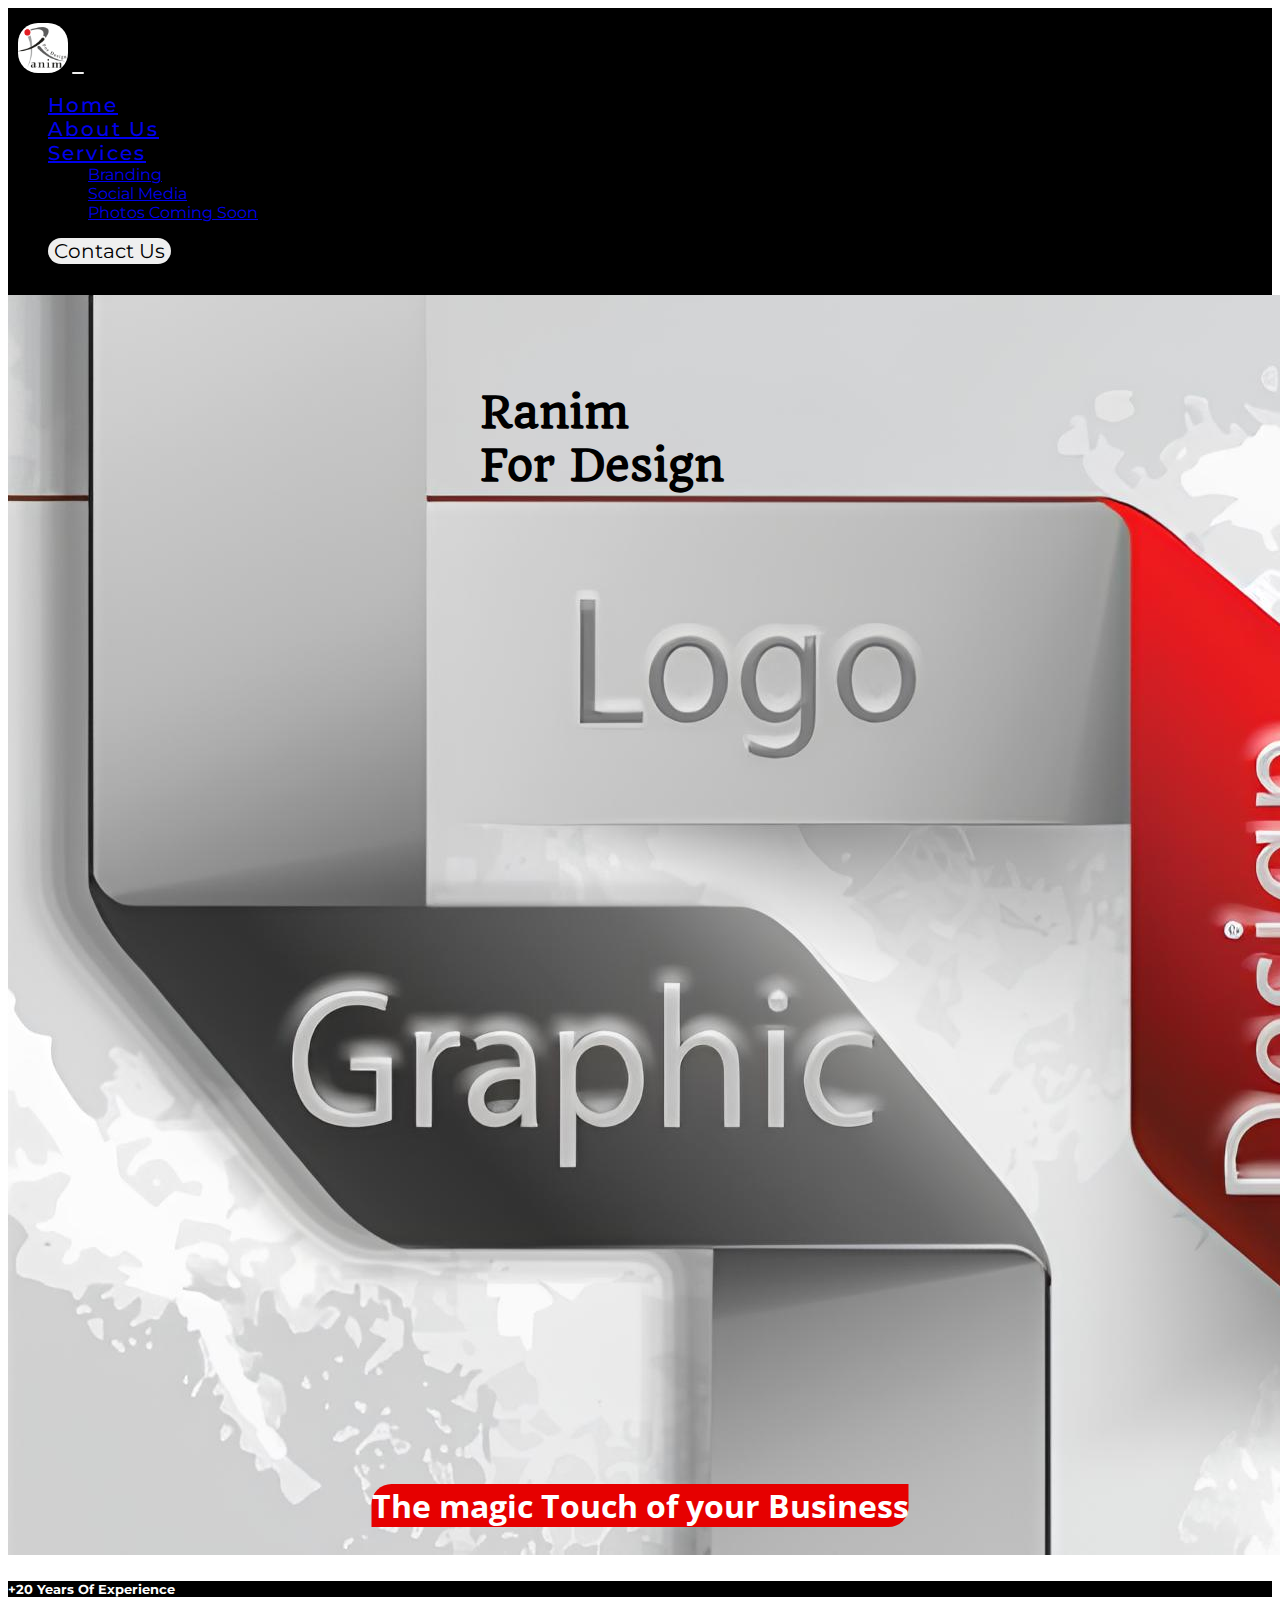
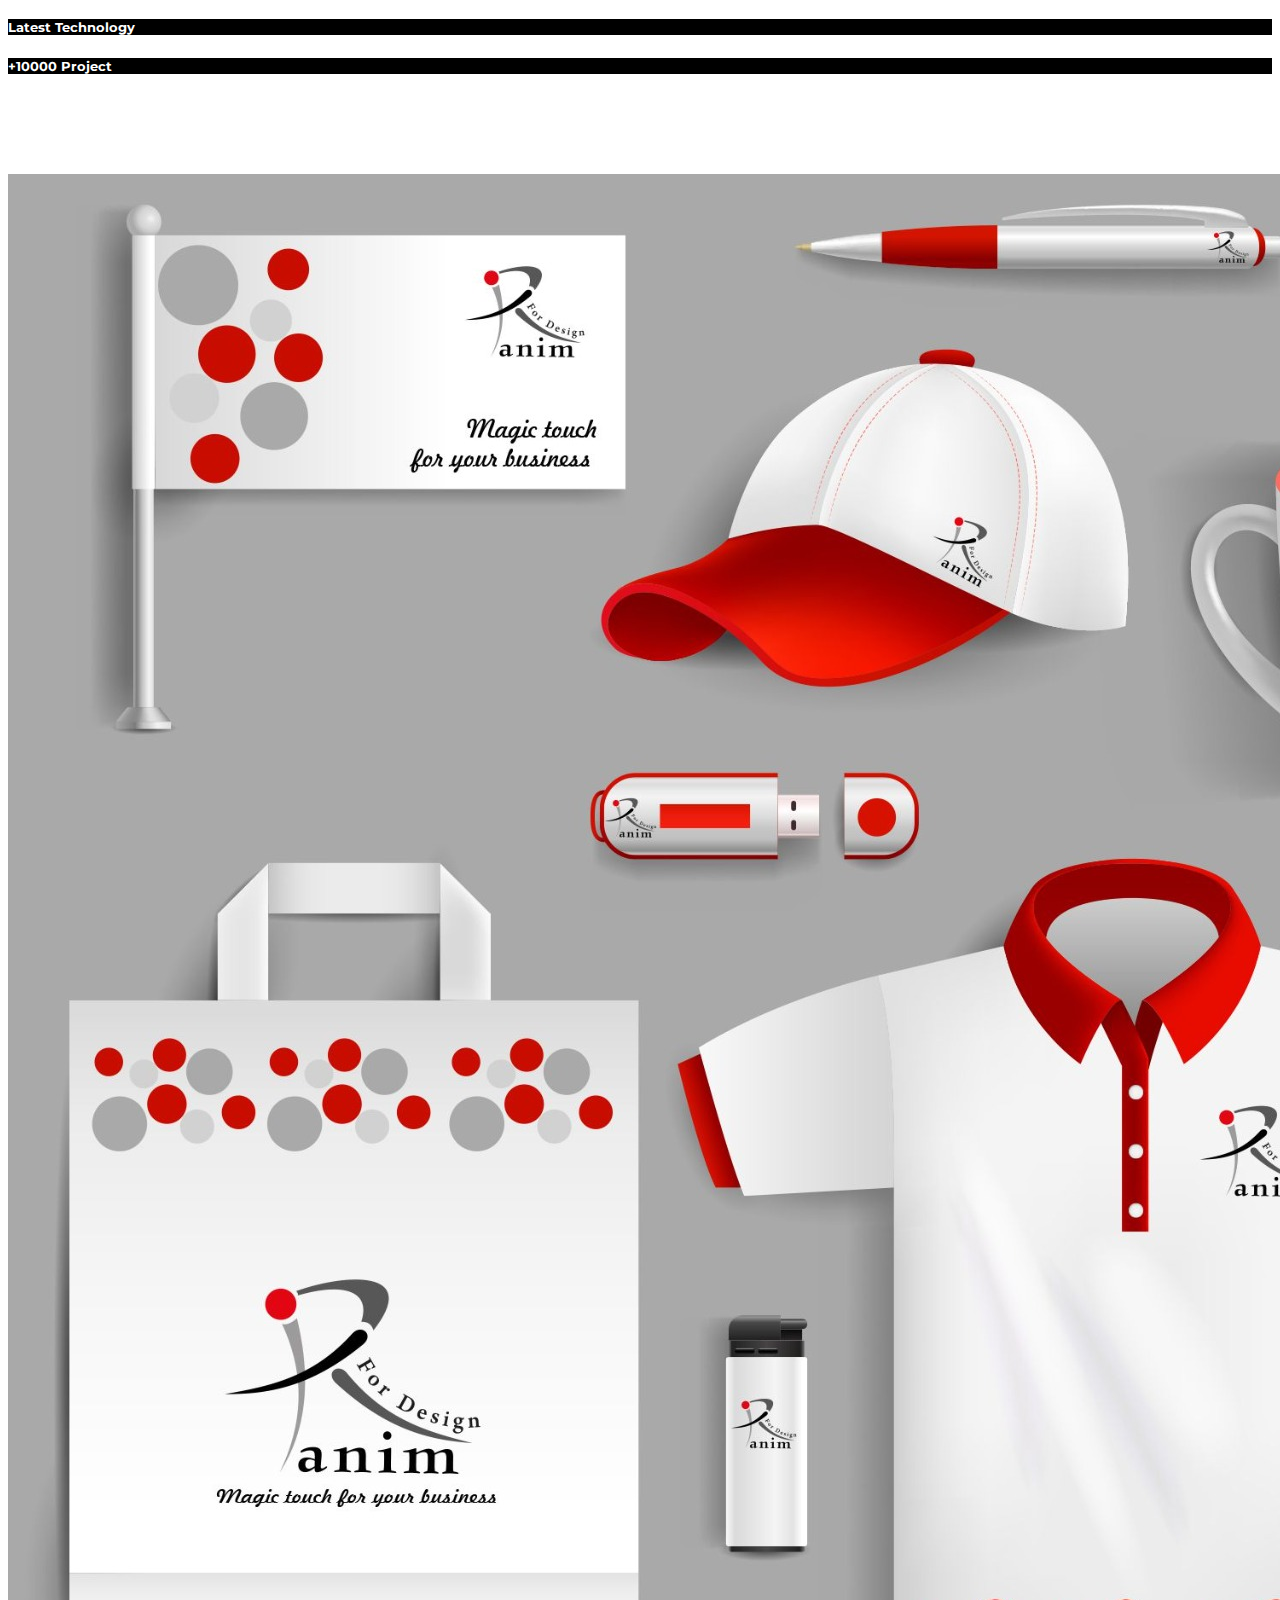
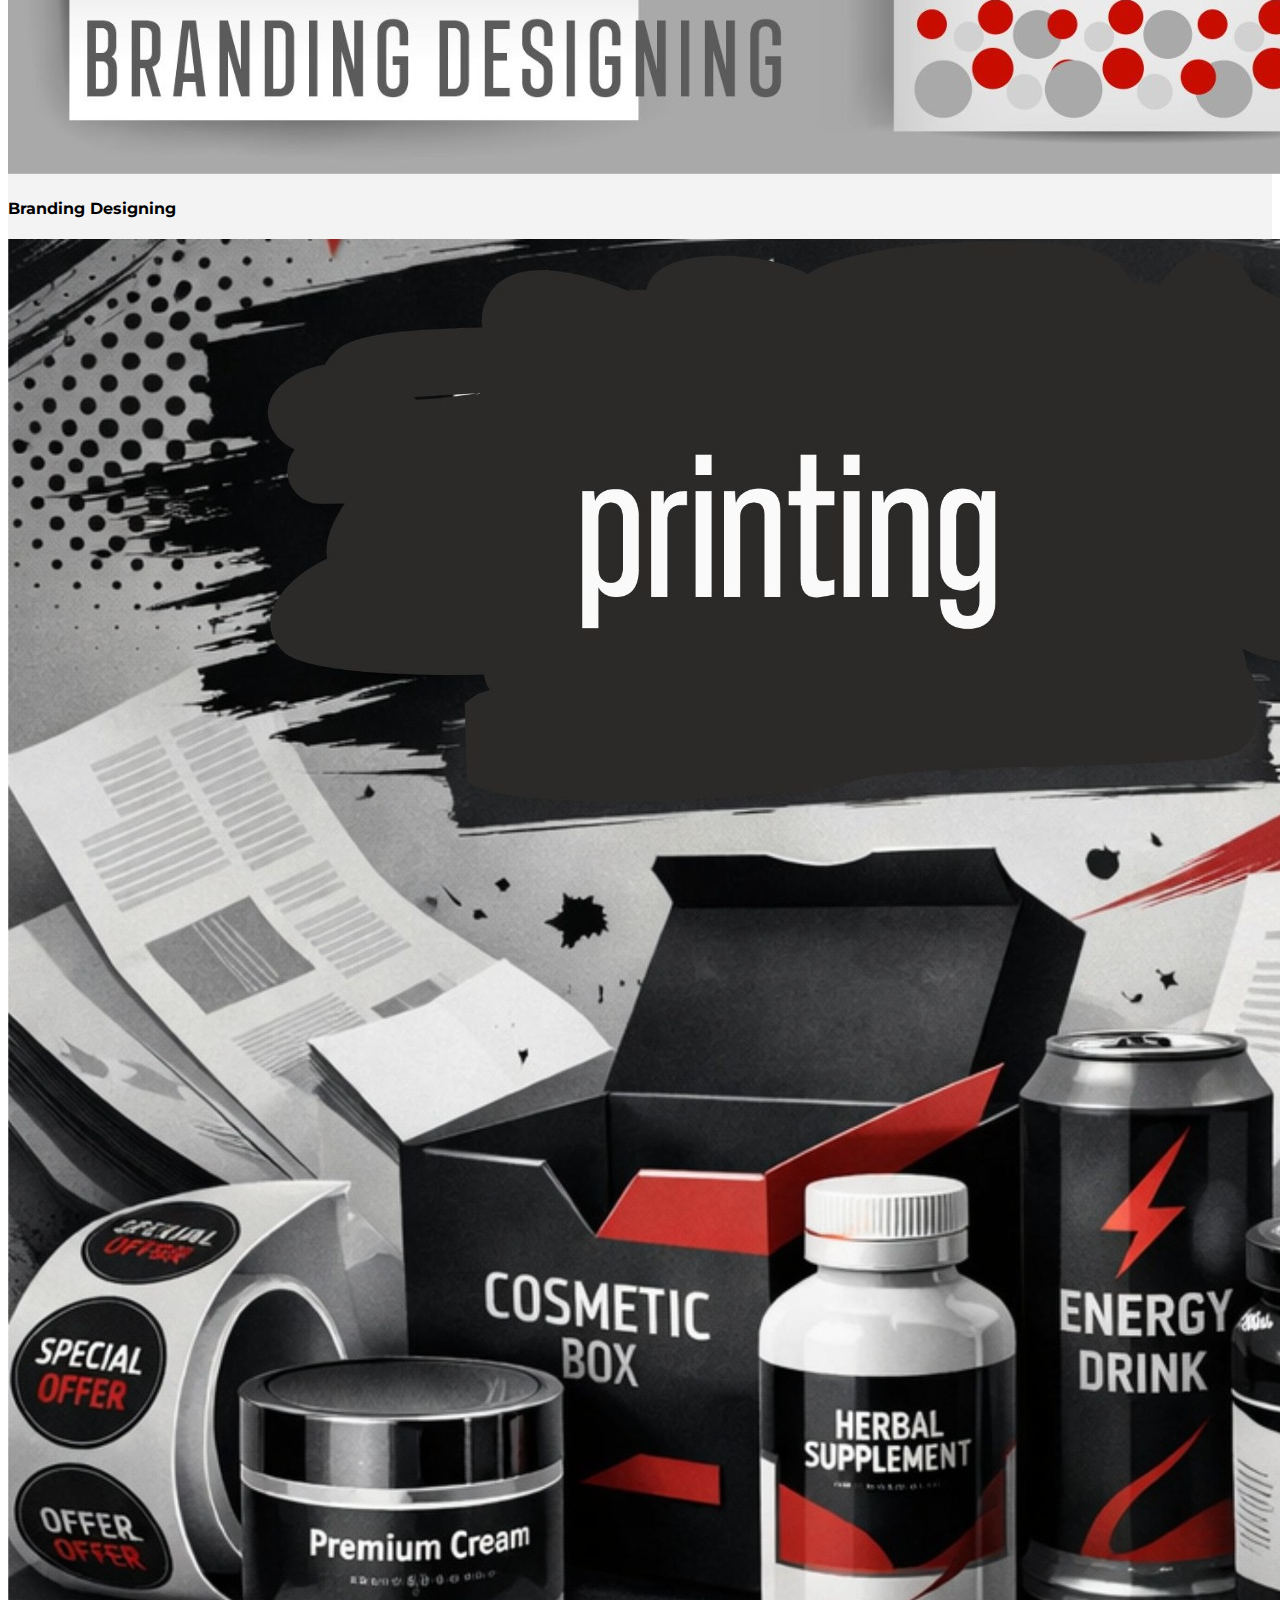
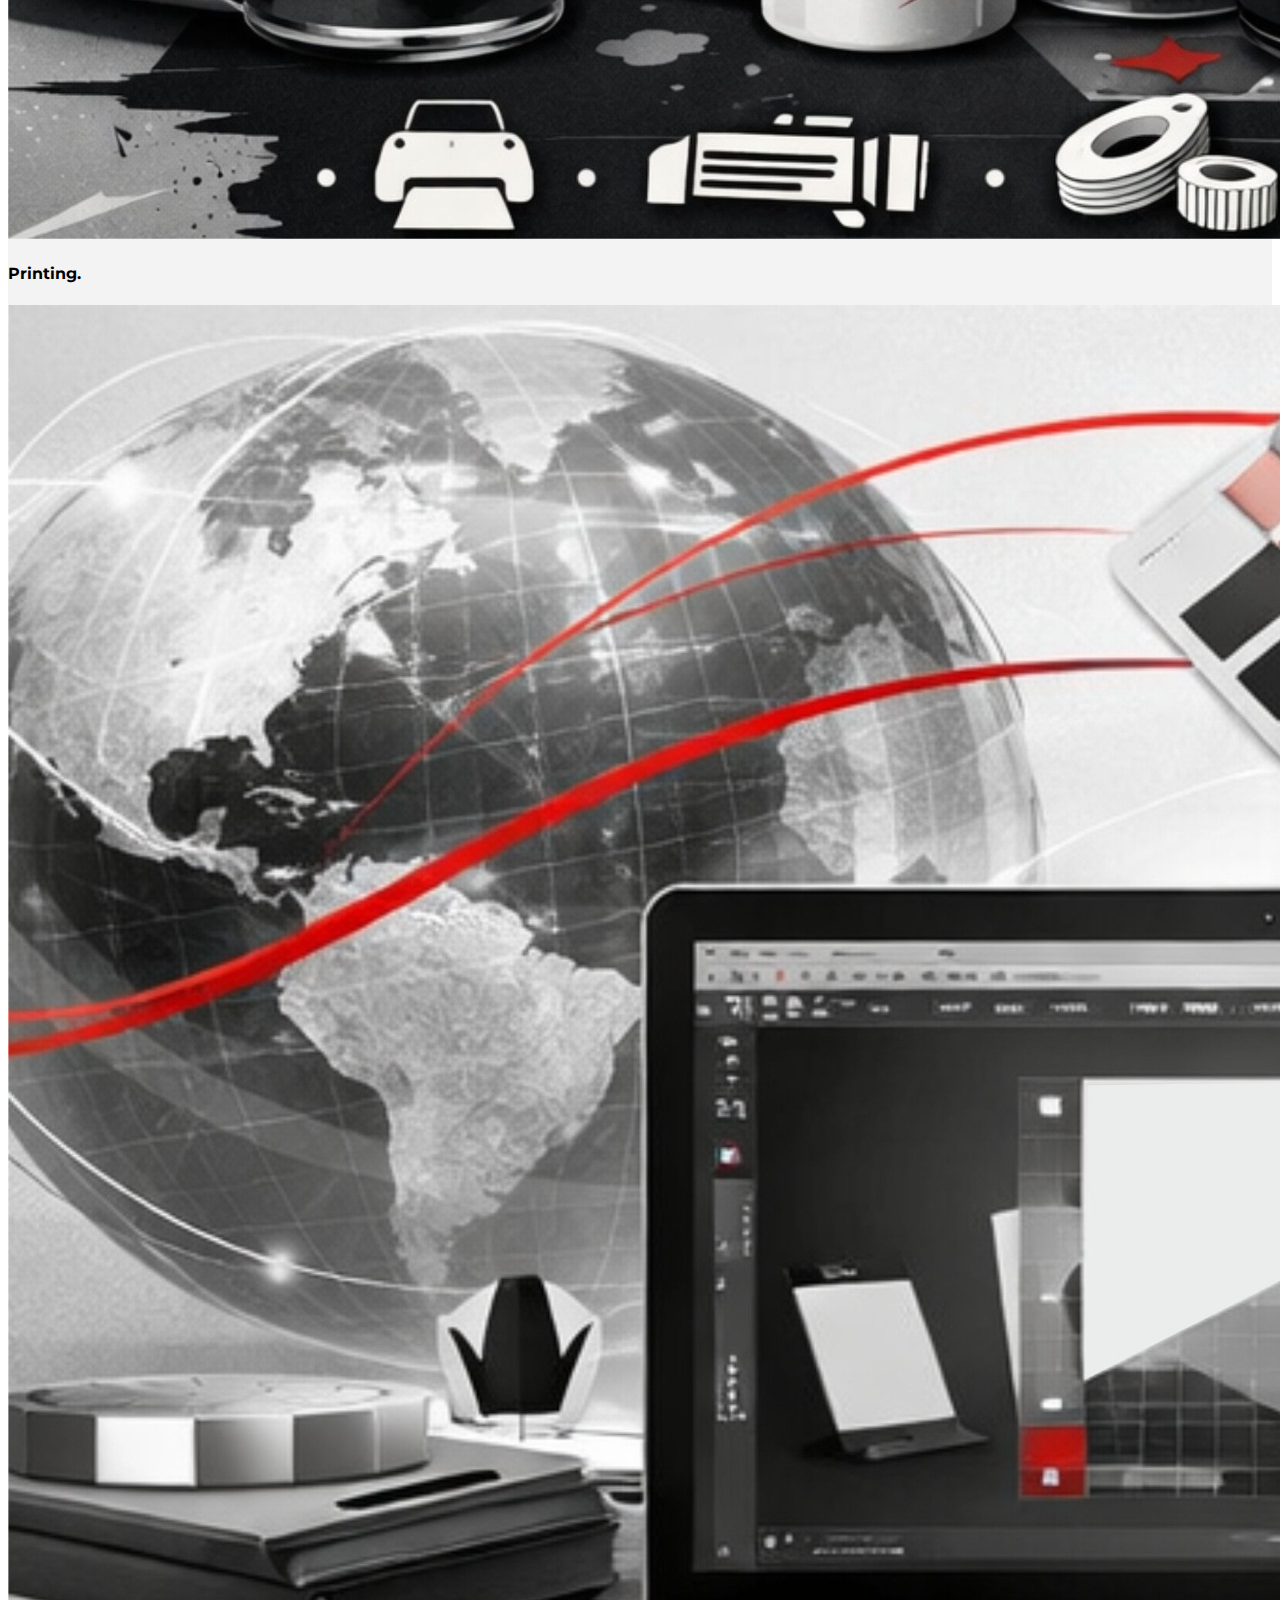
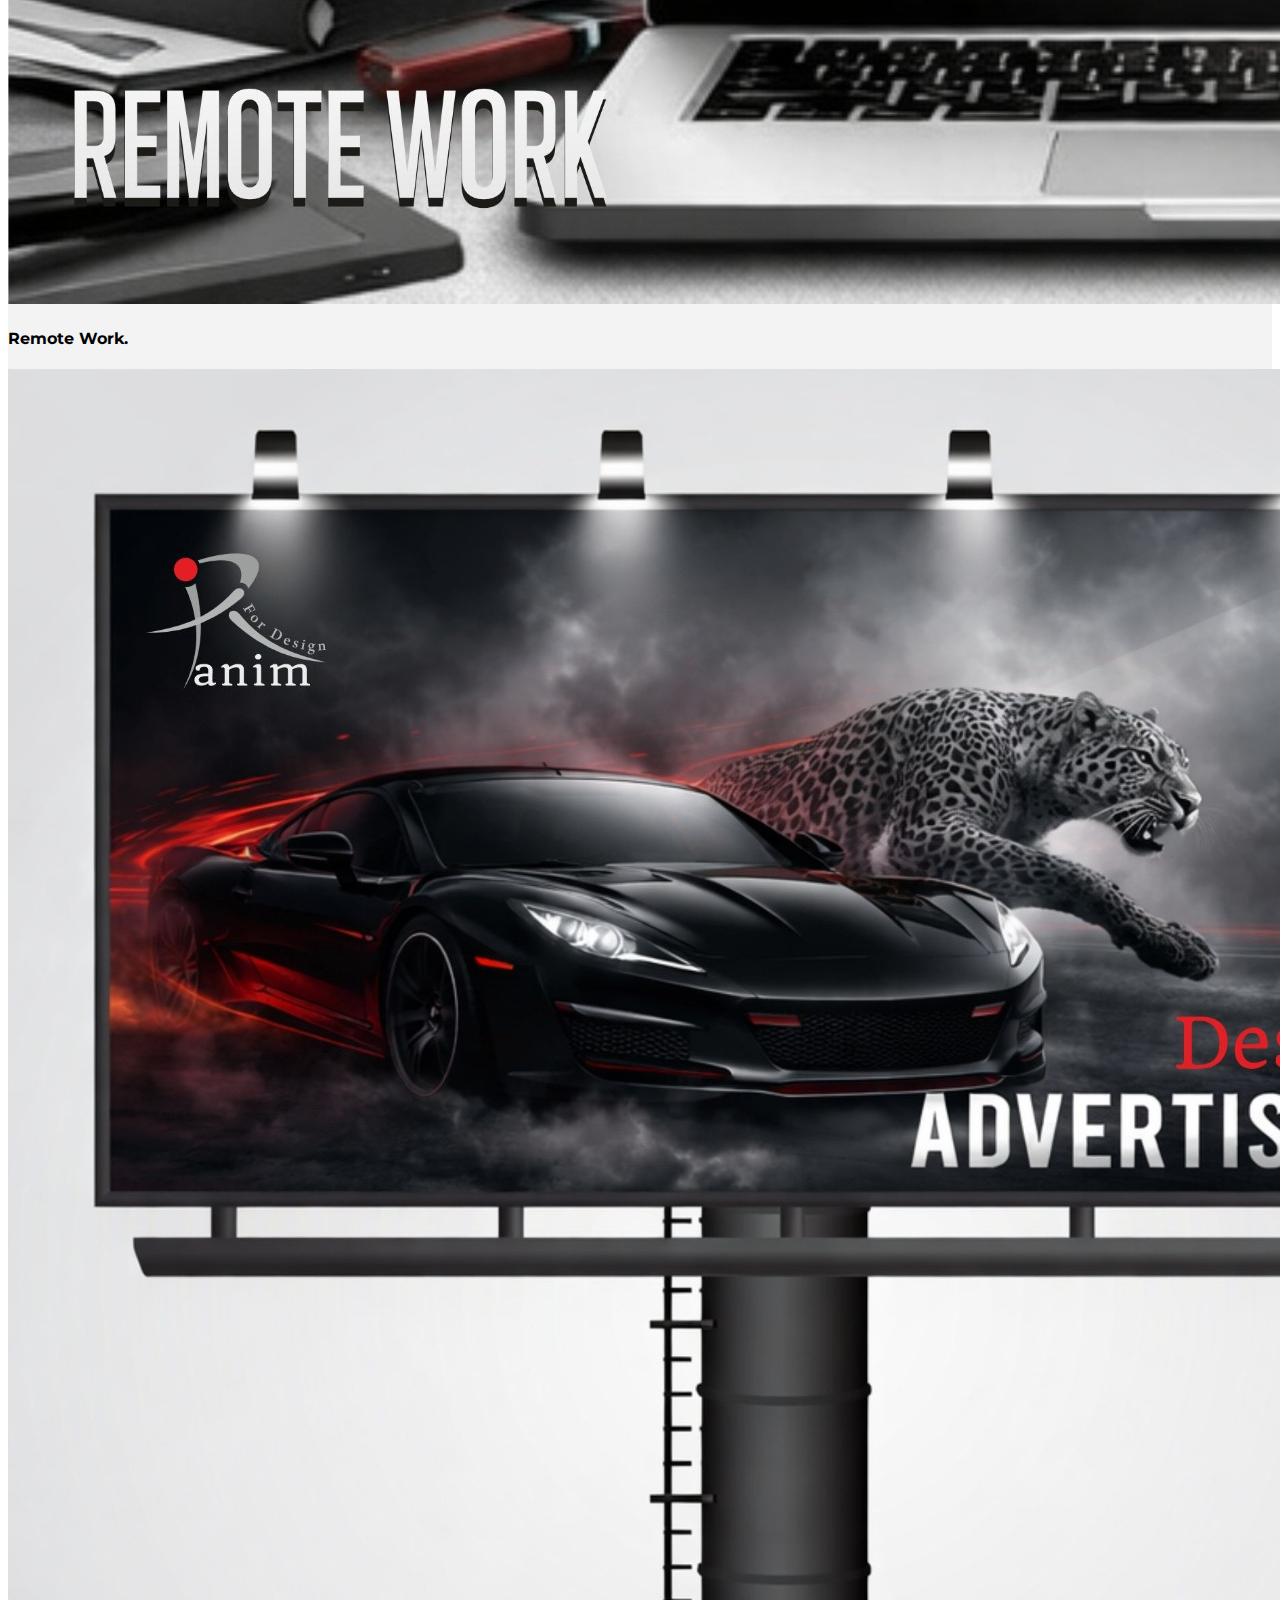
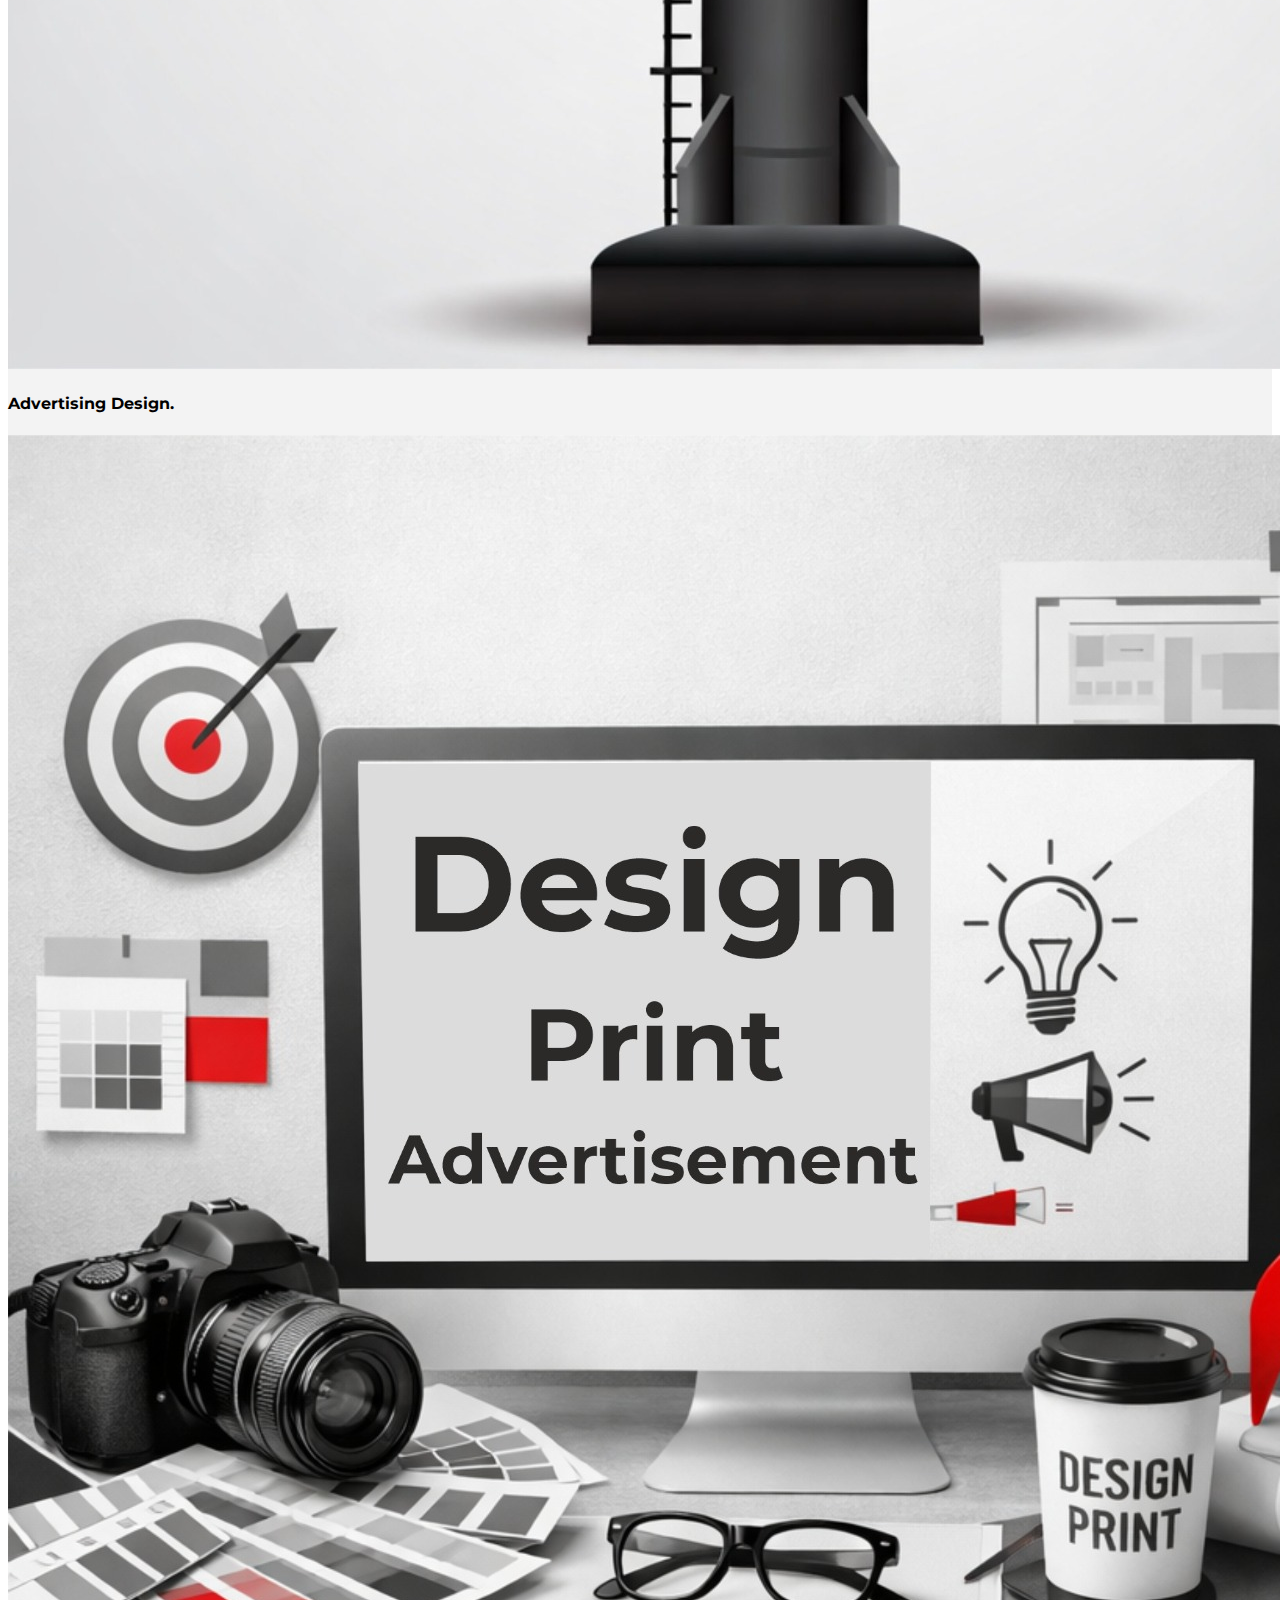
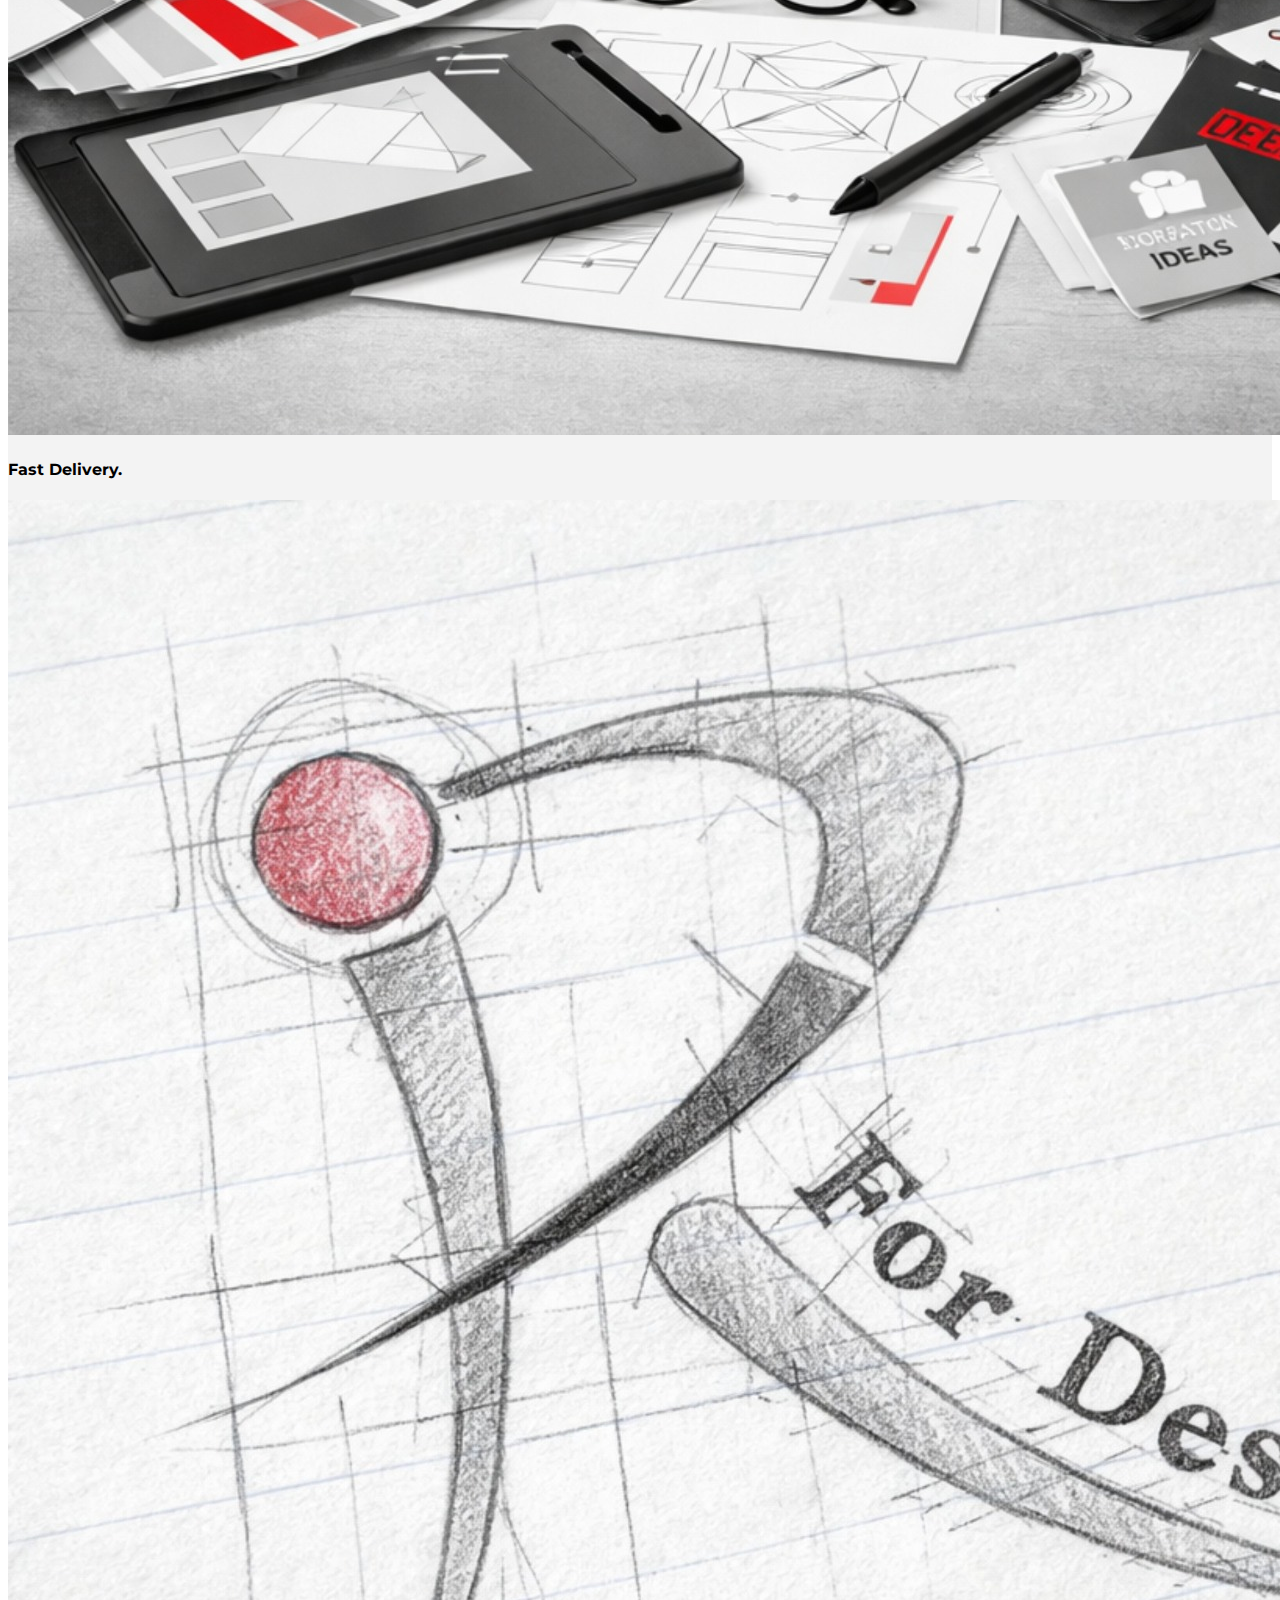
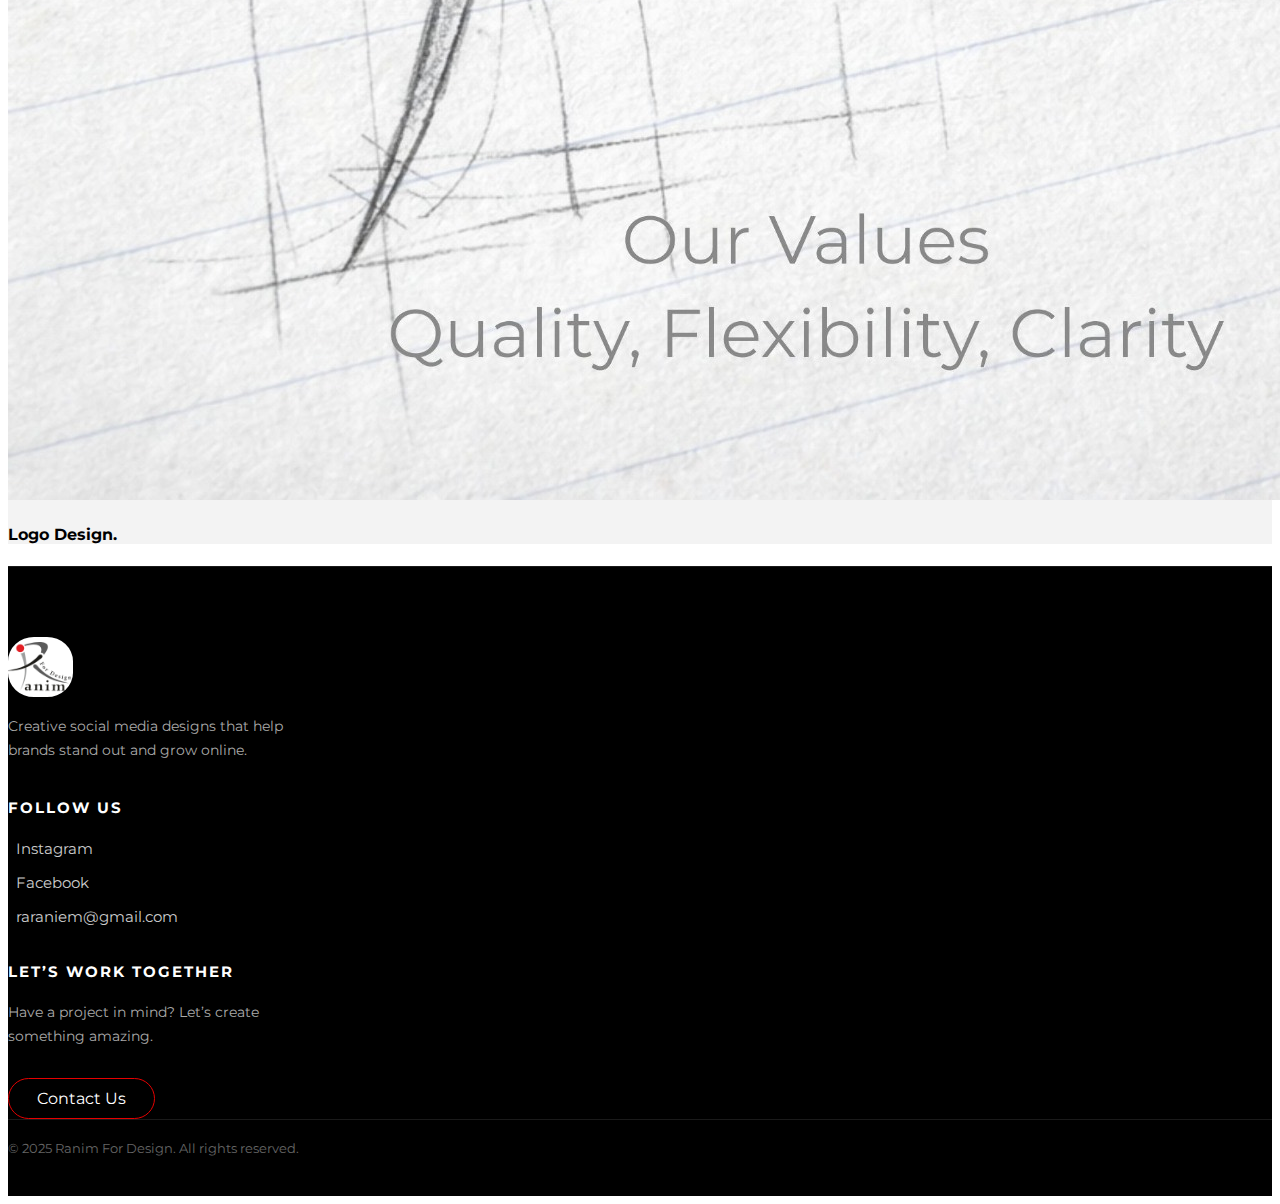
<file: index.html>
<!DOCTYPE html>
<html lang="en">
<head>
    <meta charset="UTF-8">
    <meta name="viewport" content="width=device-width, initial-scale=1.0">
    <link href="https://cdn.jsdelivr.net/npm/bootstrap@5.3.8/dist/css/bootstrap.min.css" rel="stylesheet" integrity="sha384-sRIl4kxILFvY47J16cr9ZwB07vP4J8+LH7qKQnuqkuIAvNWLzeN8tE5YBujZqJLB" crossorigin="anonymous">
    <link rel="stylesheet" href="style.css">
    <title> Ranim For Design </title>
</head>
<body>

<section id="hero">
    <!--navbar-->
<nav class="navbar navbar-expand-lg navbar-dark"><!--navbardaki yazilari okunabilir yapmak icin bootstrap sinifi olan navbar-dark kullandim -->
  <div class="container-fluid">
    <a class="navbar-brand" href="/Raraniem.html"><img id="logowidth" src="img\raraniem.png" alt="Raraniem"></a>
    <button class="navbar-toggler" type="button" data-bs-toggle="collapse" data-bs-target="#navbarNavDropdown" aria-controls="navbarNavDropdown" aria-expanded="false" aria-label="Toggle navigation">
      <span class="navbar-toggler-icon"></span>
    </button>
    <div class="collapse navbar-collapse" id="navbarNavDropdown">
      <ul class="navbar-nav ">
        <li class="nav-item mx-lg-3  ">
          <a class="nav-link active" aria-current="page" href="../Raraniem.html">Home</a>
        </li>
        <li class="nav-item mx-lg-3">
          <a class="nav-link" href="About Us/AboutUs.html">About Us</a>
        </li>
       
        <li class="nav-item dropdown mx-lg-3">
          <a class="nav-link dropdown-toggle" href="#" role="button" data-bs-toggle="dropdown" aria-expanded="false">
           Services
          </a>
          <ul class="dropdown-menu">
            <li class="dropdown-submenu">
              <a class="dropdown-item sub-toggle" href="#">Branding</a>
              <ul class="dropdown-menu submenu">
                <li><a class="dropdown-item" href="branding/logo.html">Logo</a></li>
                <li><a class="dropdown-item" href="branding/Business cards.html">Business cards/Worksheets</a></li>
                <li><a class="dropdown-item" href="branding/Brochures.html">Brochures/Catalogs/Posters</a></li>
              </ul>
            </li>
            <li><a class="dropdown-item" href="SOCIAL MEDIA/socialmedia.html">Social Media</a></li>
            <li><a class="dropdown-item" href="#">Photos Coming Soon</a></li>
          </ul>
        </li>
        </ul>
          <ul class="navbar-nav ms-auto"> <!--contact us en saga  koyabilmek icin ms-auto verdim  ve calismasi icin onu ayri bir ul de koydum -->
            <li class="nav-item">
              <a class="nav-link" href="/ContactUs/ContactUs.html"> <button>Contact Us</button></a>
            </li>
          </ul>
    </div>
  </div>
</nav>
<!--resim ve yazilar-->
<div class="resimKapsayici">
<img id="background" src="img\mainback.jpeg" alt="ana arka" class="img-fluid"  >
<h1 class="anayazi">Ranim <br> For Design</h1>
<h2 class="altyazi">The magic Touch of your Business</h2>
</div>   

<!--counter section-->
<div class="container mt-4">
  <div class="row text-center g-3"> <div class="col-12 col-sm-12 col-md-12  col-lg-4">
      <div class="custom-card p-4 border rounded shadow-sm">
        <i class="bi bi-brush fs-2"></i> <h5 class="mt-2">+20 Years Of Experience</h5>
      </div>
    </div>

    <div class="col-12 col-sm-12 col-md-6 col-lg-4">
      <div class="custom-card p-4 border rounded shadow-sm">
        <h5 class="mt-2">Latest Technology</h5>
      </div>
    </div>

    <div class="col-12 col-sm-12 col-md-6 col-lg-4">
      <div class="custom-card p-4 border rounded shadow-sm">
        <h5 class="mt-2">+10000 Project</h5>
      </div>
    </div>

  </div>
</div>
</section>

<section id="photos">

<div class="container mt-4">
  <div class="row row-cols-1 row-cols-sm-2 row-cols-md-3 g-4">
    
    <div class="col">
      <div id="move" class="card shadow-sm h-100">
        <img  src="/img/branding.jpeg" class="card-img-top" alt="Branding Designing">
        <div class="card-body">
          <h4 class="card-text text-center">Branding Designing</h4>
        </div>
      </div>
    </div>

    <div class="col">
      <div id="move" class="card shadow-sm h-100">
        <img  src="/img/printing.jpeg" class="card-img-top" alt="Printing.">
        <div class="card-body">
          <h4 class="card-text text-center">Printing.</h4>
        </div>
      </div>
    </div>

    <div class="col">
      <div id="move" class="card shadow-sm h-100">
        <img  src="/img/remote work.jpeg" class="card-img-top" alt="Remote Work">
        <div class="card-body">
          <h4 class="card-text text-center">Remote Work.</h4>
        </div>
      </div>
    </div>

    <div class="col">
      <div id="move" class="card shadow-sm h-100">
        <img  src="/img/advertising.jpeg" class="card-img-top" alt="Advertising Design">
        <div class="card-body">
          <h4 class="card-text text-center">Advertising Design.</h4>
        </div>
      </div>
    </div>

    <div class="col">
      <div id="move" class="card shadow-sm h-100">
        <img src="/img/Fast Delivery.jpeg" class="card-img-top" alt="Fast Delivery">
        <div class="card-body">
          <h4 class="card-text text-center">Fast Delivery.</h4>
        </div>
      </div>
    </div>

    <div class="col">
      <div id="move"  class="card shadow-sm h-100">
        <img  src="/img/Logo Design.jpeg" class="card-img-top" alt="Logo Design">
        <div class="card-body">
          <h4 class="card-text text-center">Logo Design.</h4>
        </div>
      </div>
    </div>

  </div>
</div>



</section>

<section id="footer">
<footer class="social-footer">
  <div class="container">
    <div class="row gy-4 align-items-start">

      <div class="col-md-4">
        <img src="/img/raraniem.png" alt="Ranim Logo" class="footer-logo mb-3">
        <p class="footer-desc">
          Creative social media designs that help brands stand out and grow online.
        </p>
      </div>

      <div class="col-md-4">
        <h6 class="footer-title">Follow Us</h6>
        <ul class="footer-social-list">
          <li>
            <a href="https://www.instagram.com/ranimfordesign/" target="_blank">
              <i class="bi bi-instagram"></i> Instagram
            </a>
          </li>
          <li>
            <a href="https://www.facebook.com/ranimfordesign" target="_blank">
              <i class="bi bi-facebook"></i> Facebook
            </a>
          </li>
          <li>
            <a href="#">
              <i></i> raraniem@gmail.com
            </a>
          </li>
        </ul>
      </div>

      <div class="col-md-4">
        <h6 class="footer-title">Let’s Work Together</h6>
        <p class="footer-desc">
          Have a project in mind? Let’s create something amazing.
        </p>
        <a href="../ContactUs/ContactUs.html" class="footer-btn">
          Contact Us
        </a>
      </div>

    </div>

    <div class="footer-bottom text-center mt-5">
      © 2025 Ranim For Design. All rights reserved.
    </div>
  </div>
</footer>


</section>

    



 <script src="https://cdn.jsdelivr.net/npm/bootstrap@5.3.8/dist/js/bootstrap.bundle.min.js" integrity="sha384-FKyoEForCGlyvwx9Hj09JcYn3nv7wiPVlz7YYwJrWVcXK/BmnVDxM+D2scQbITxI" crossorigin="anonymous"></script>   
</body>
</html>
</file>
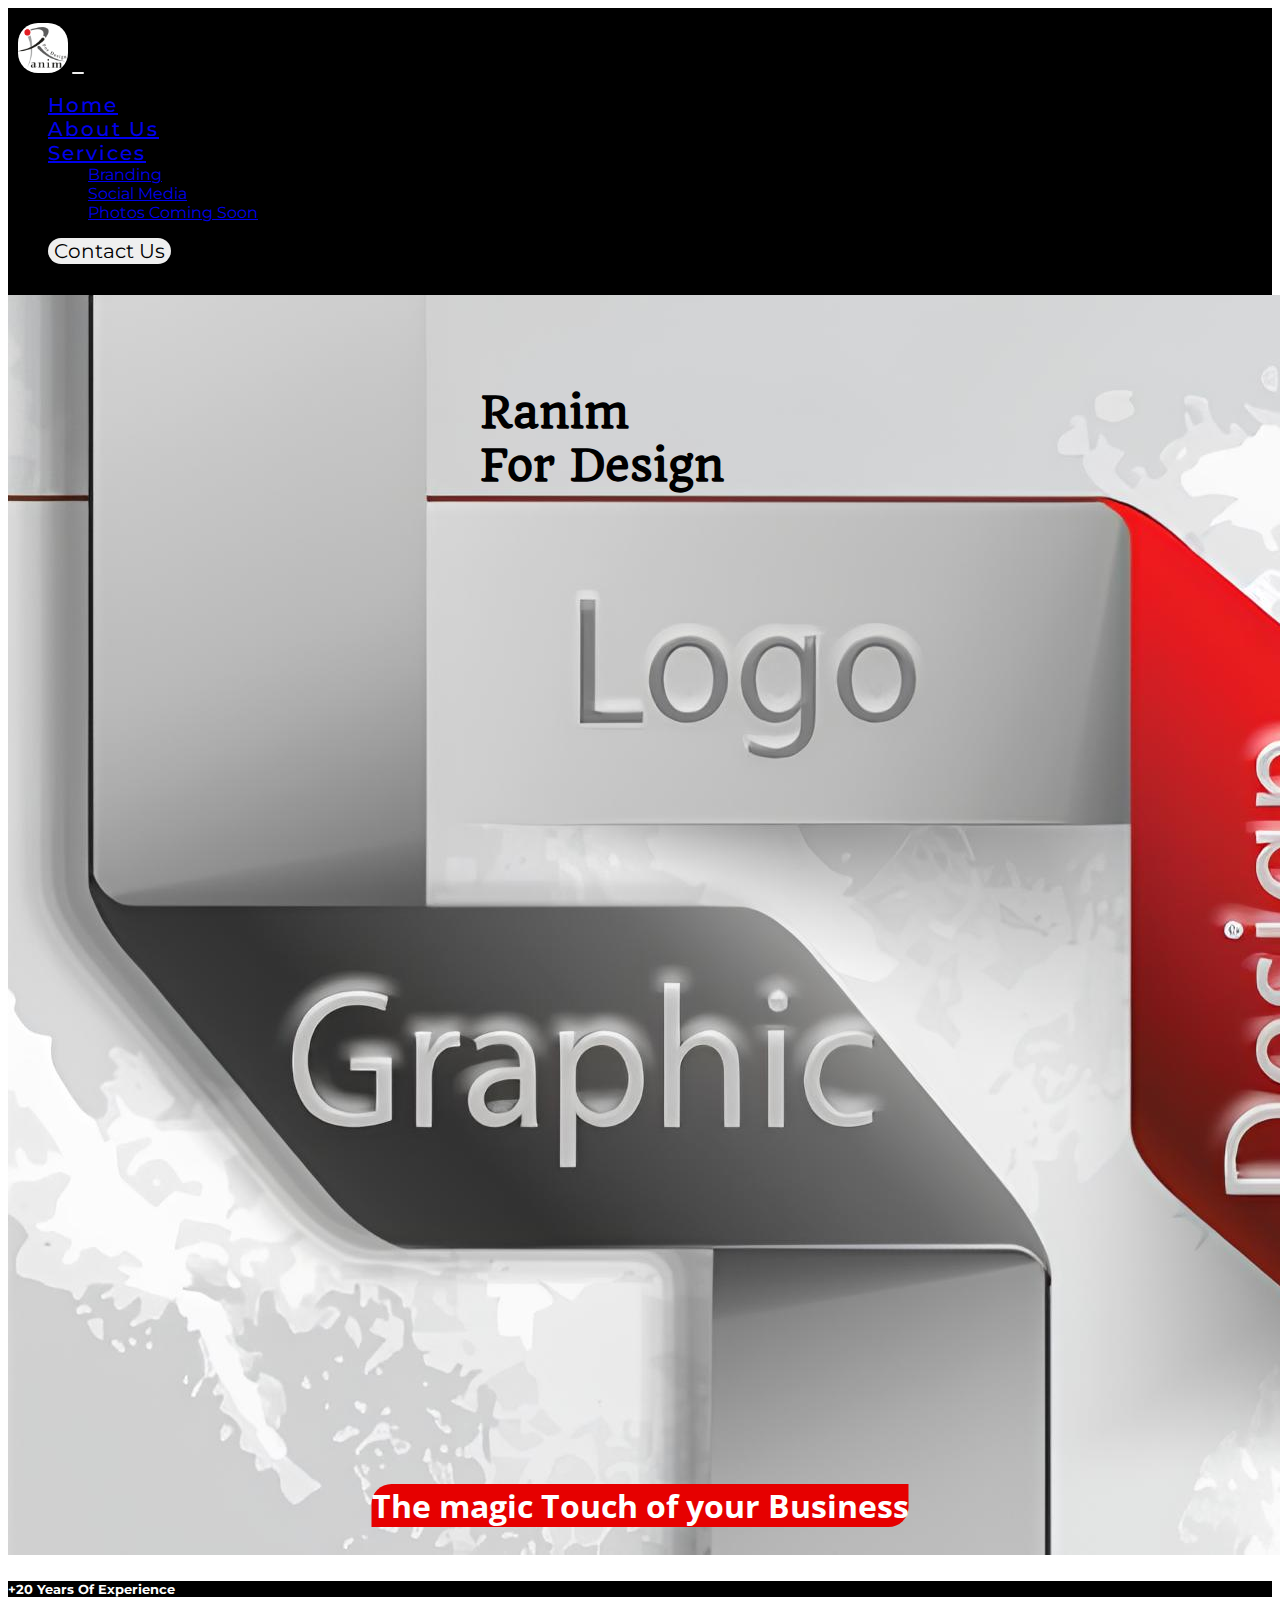
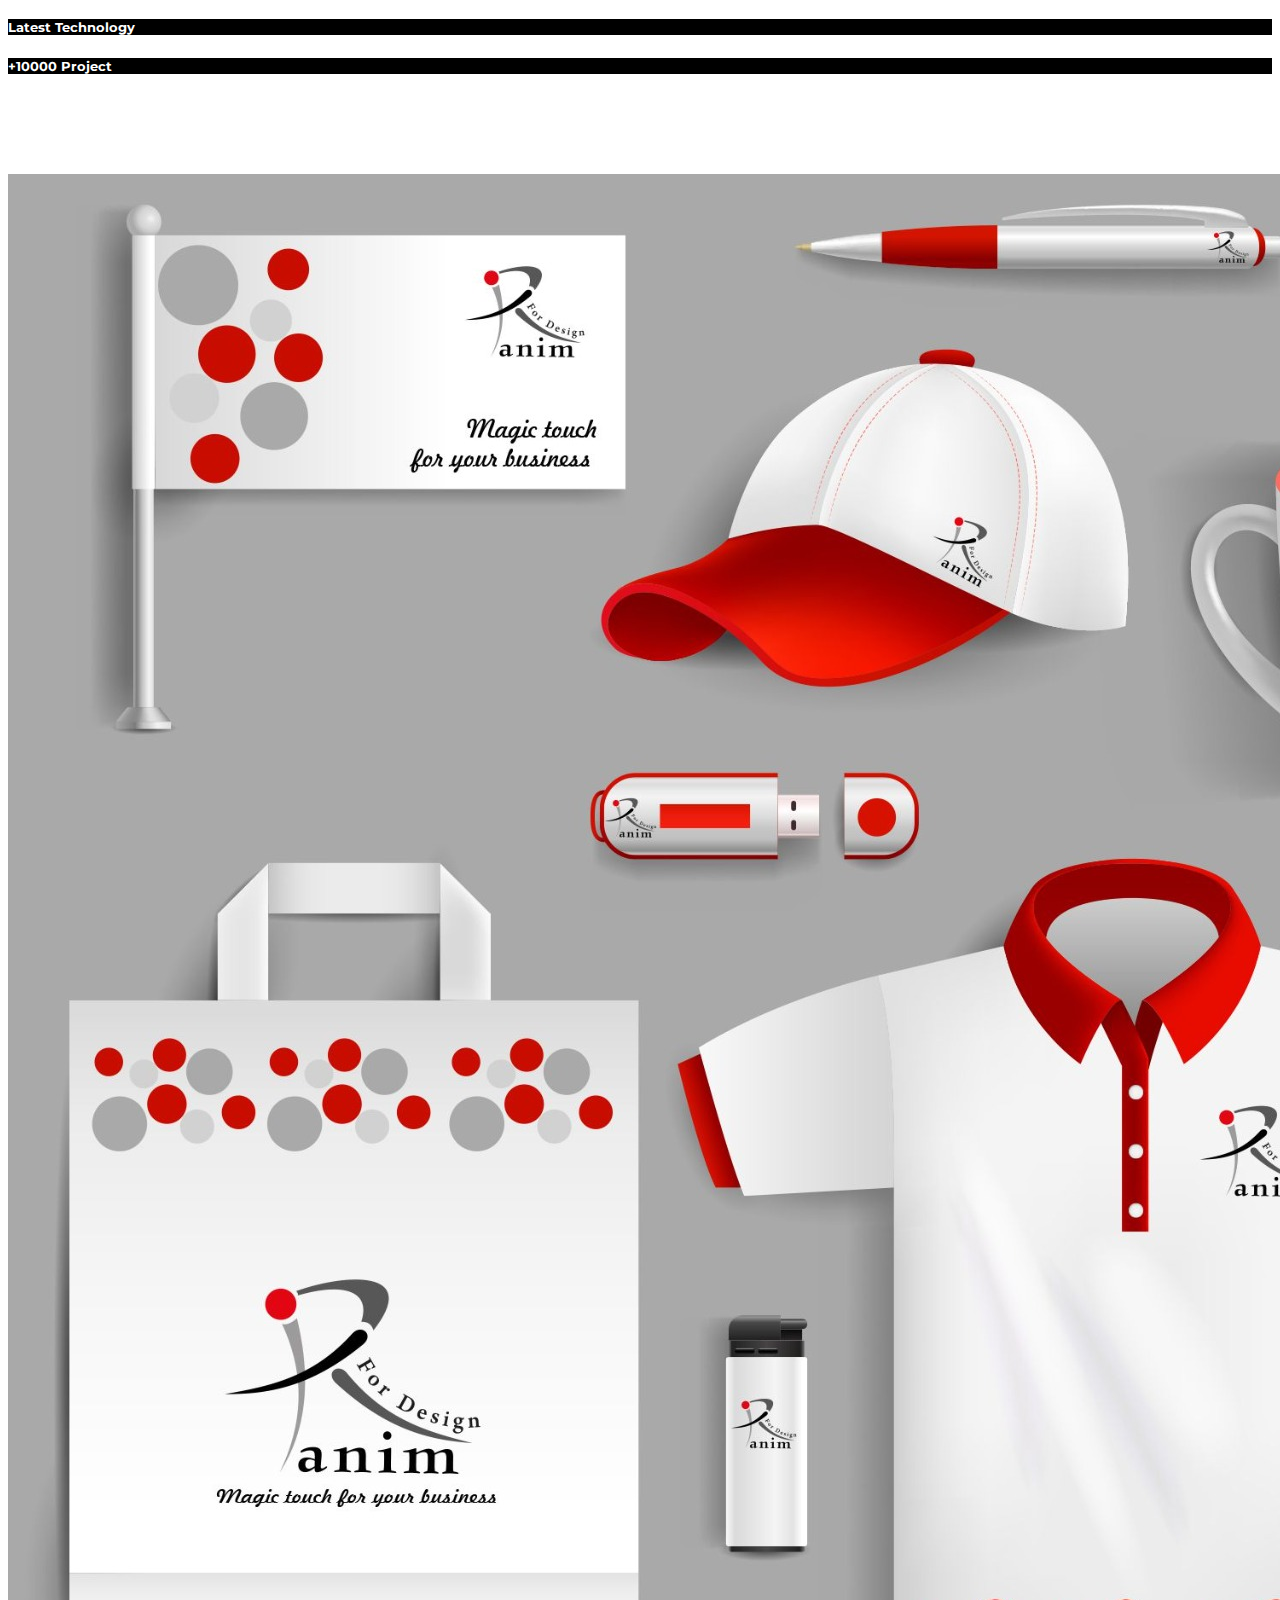
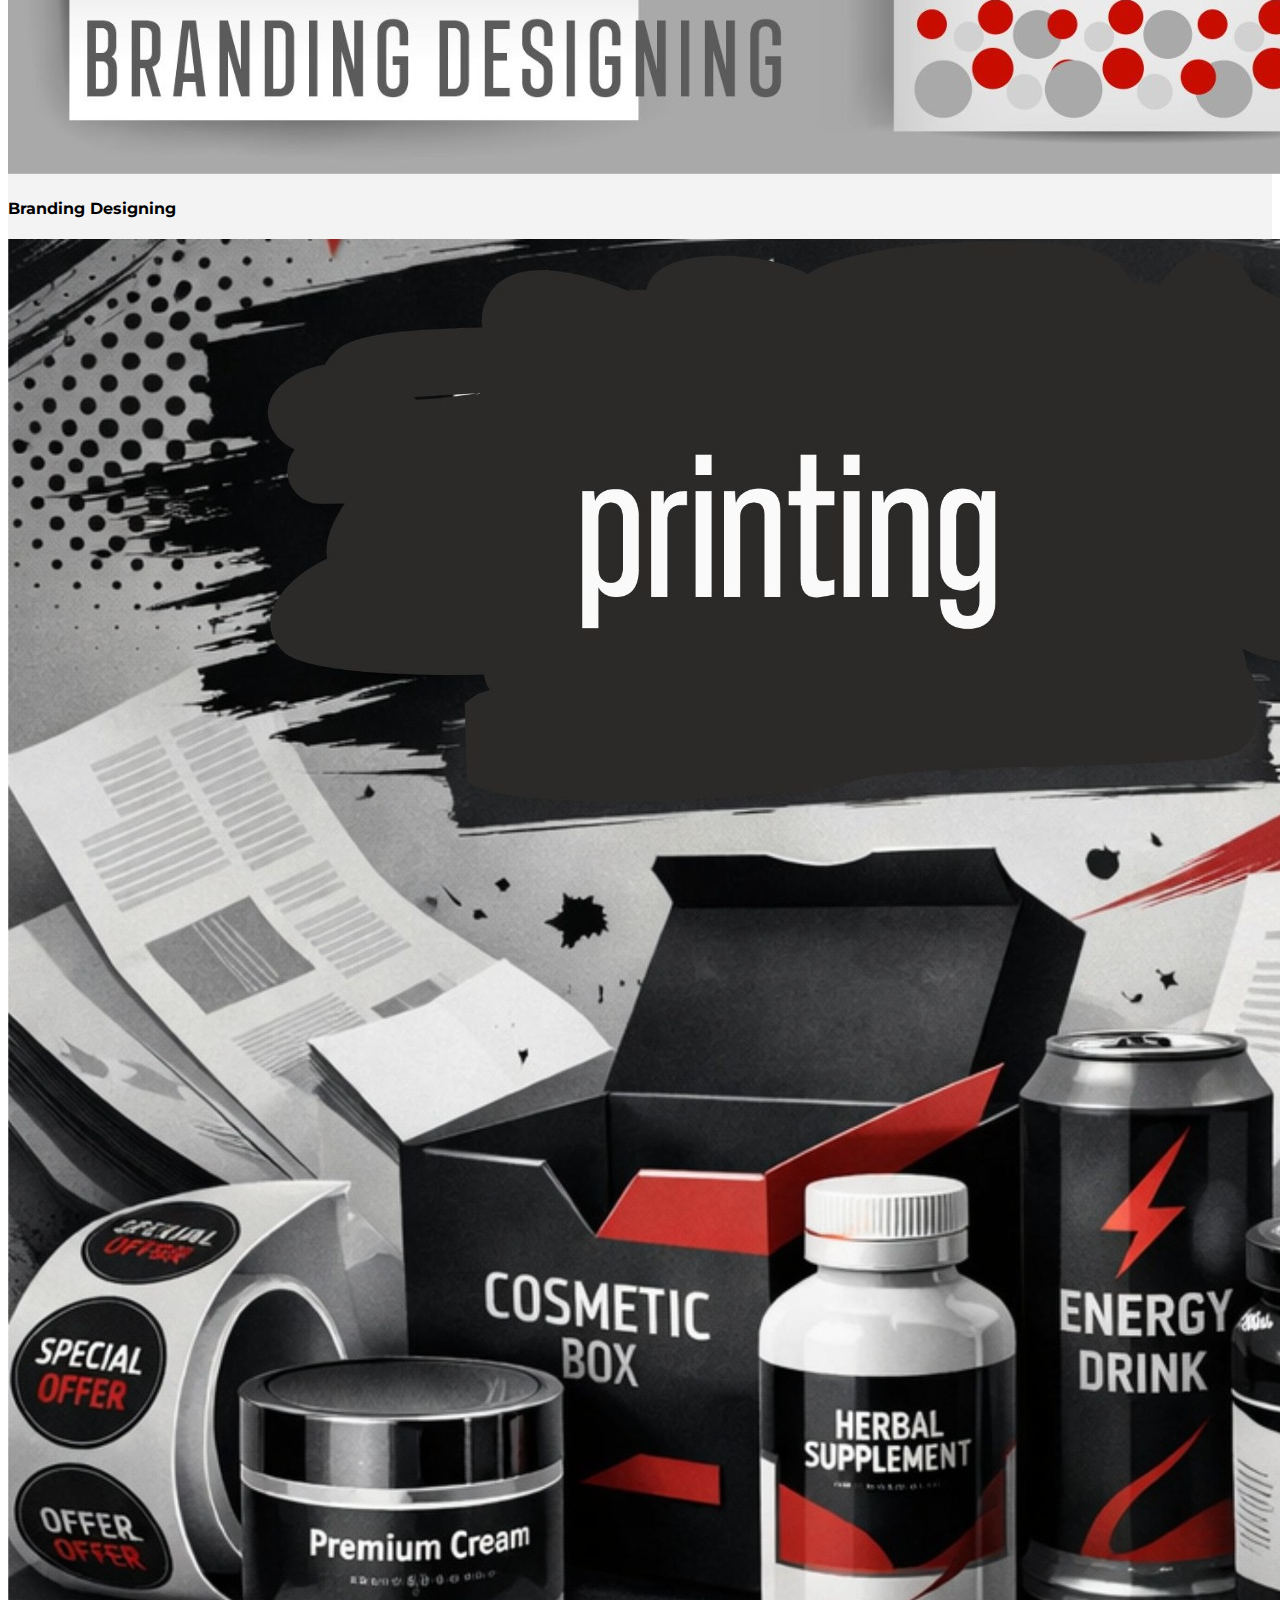
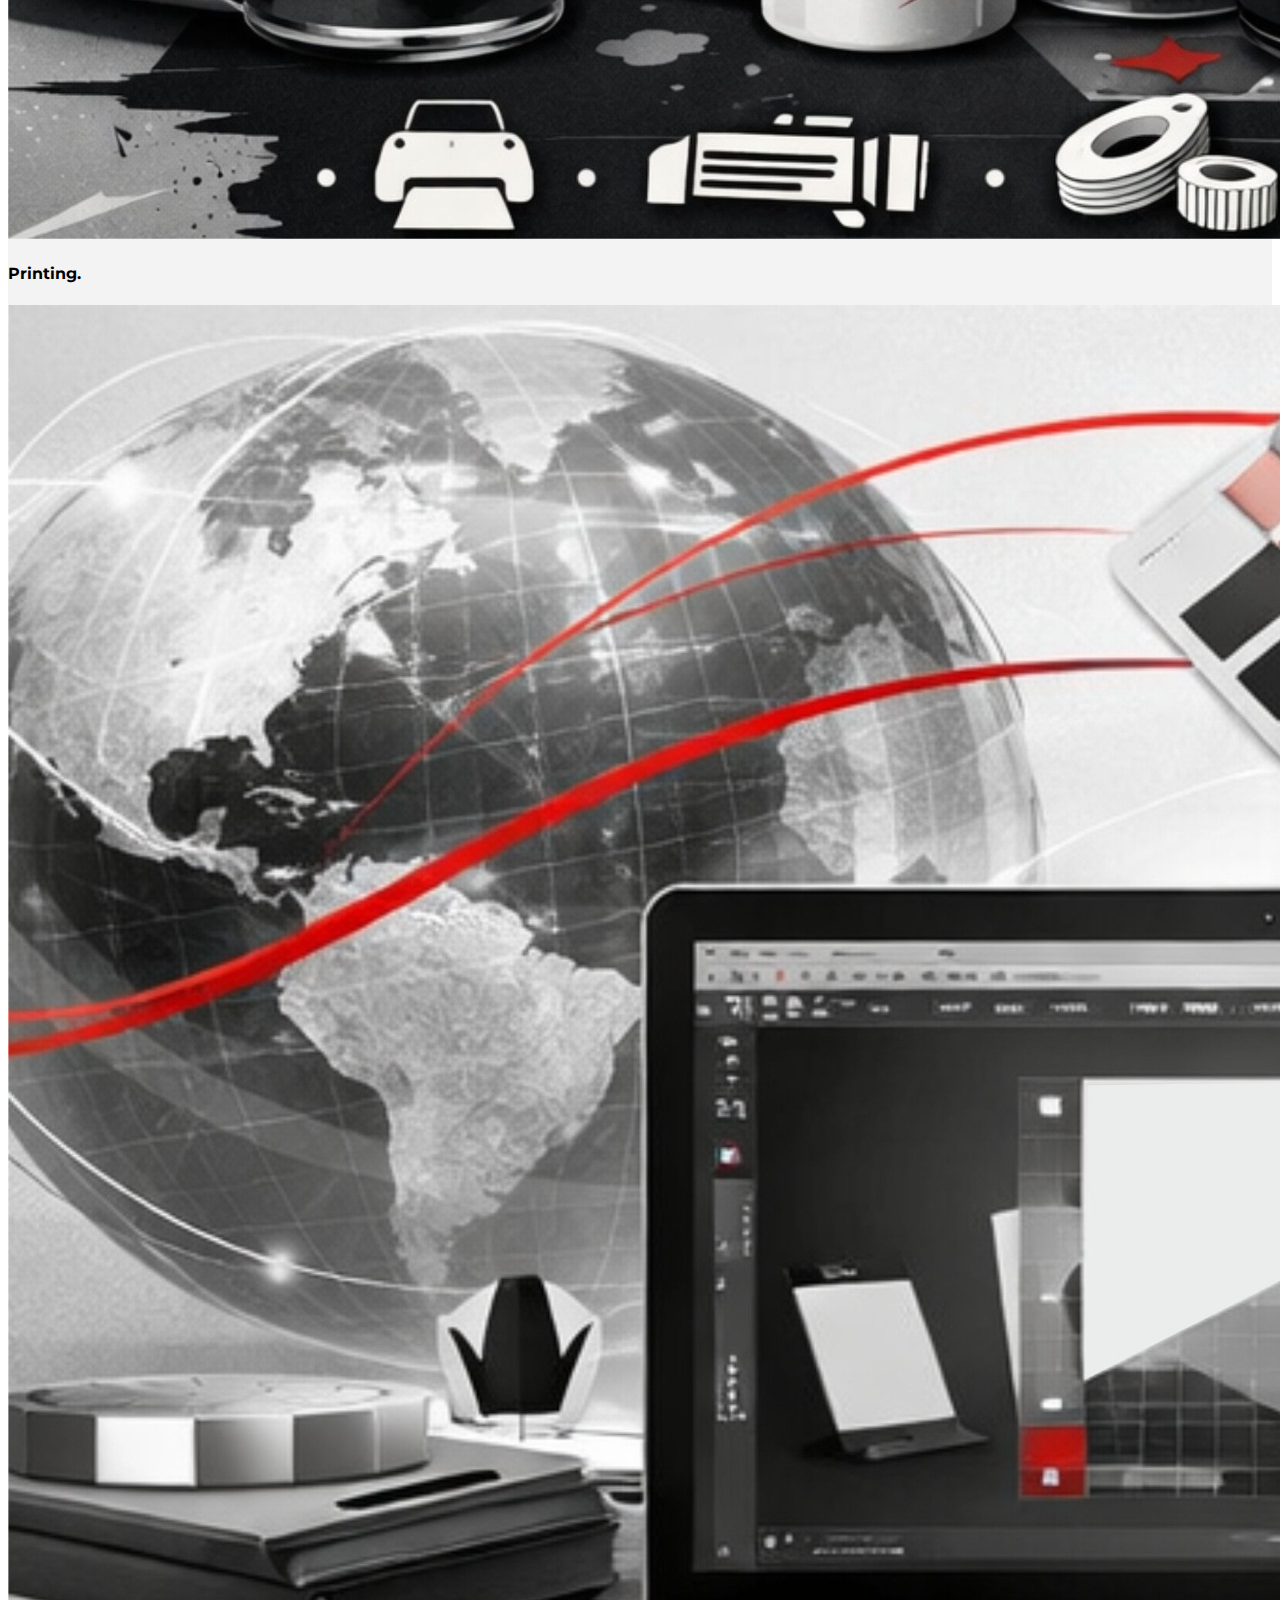
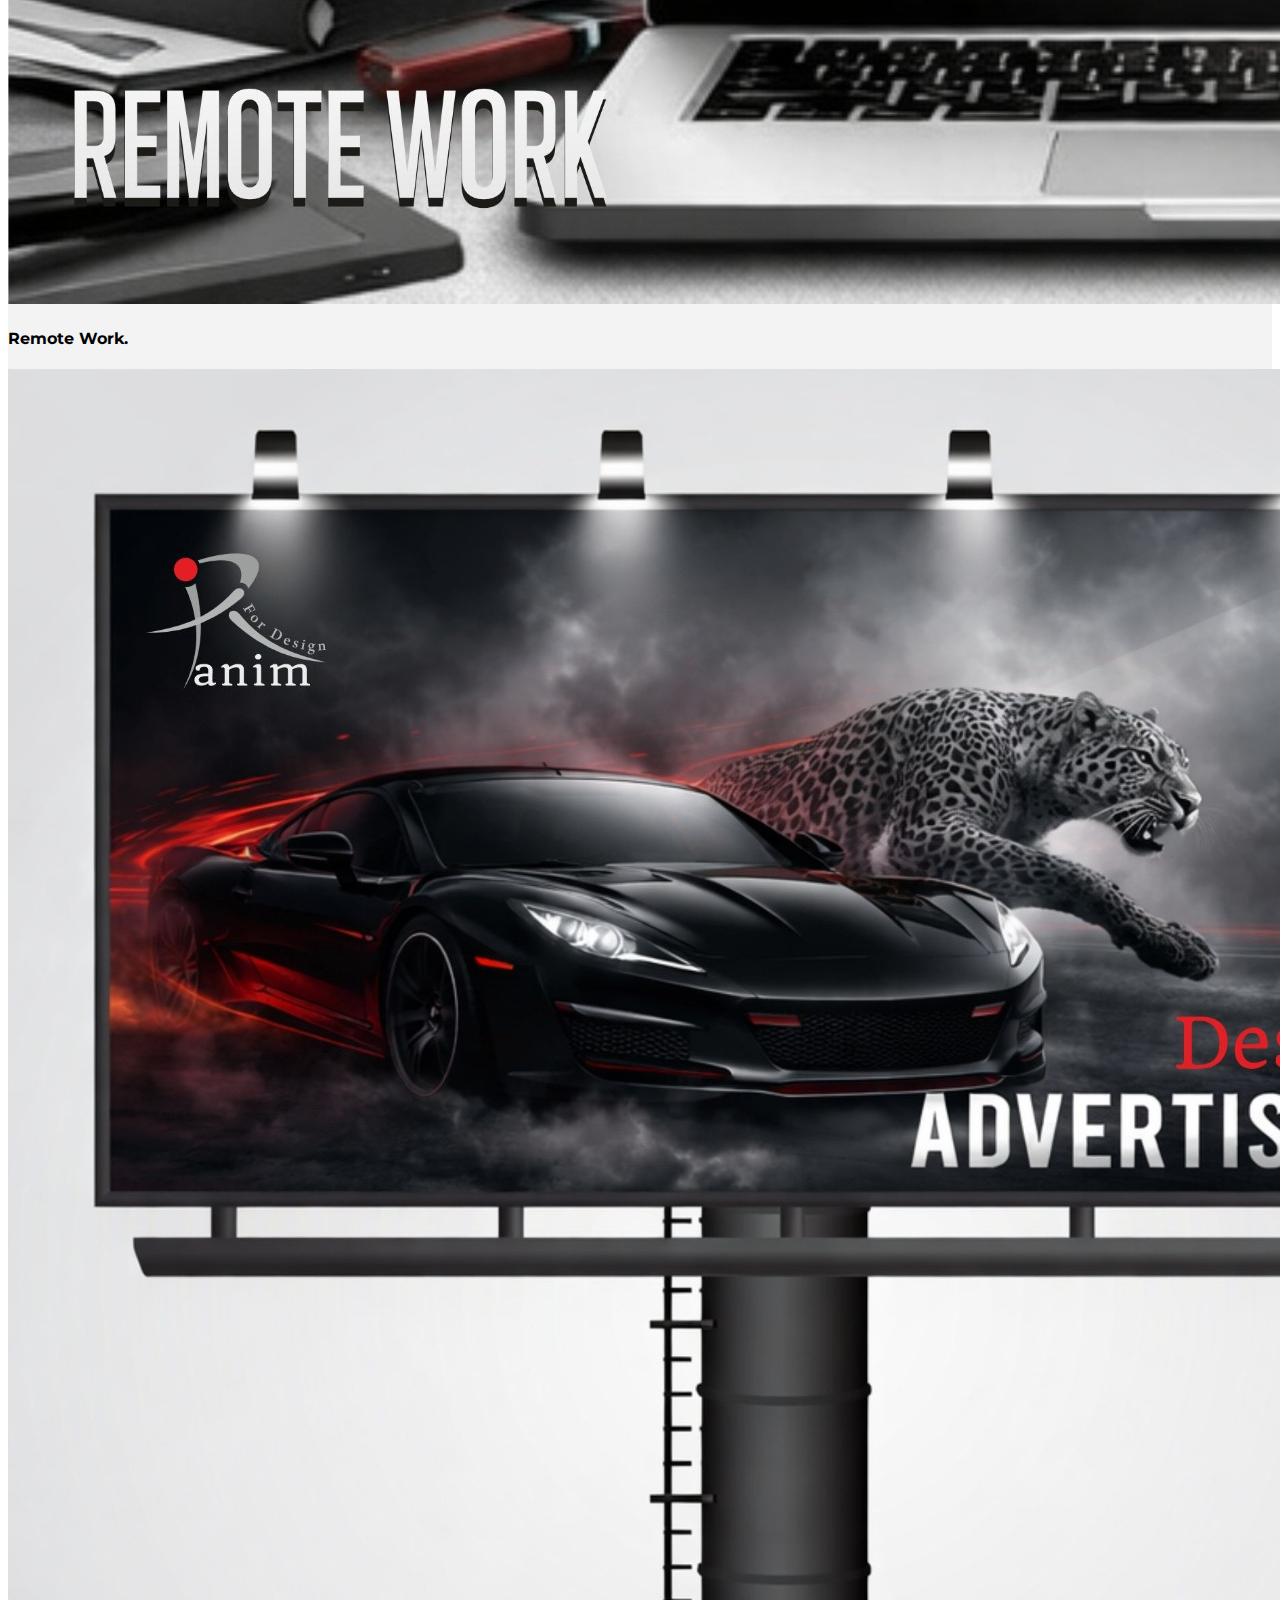
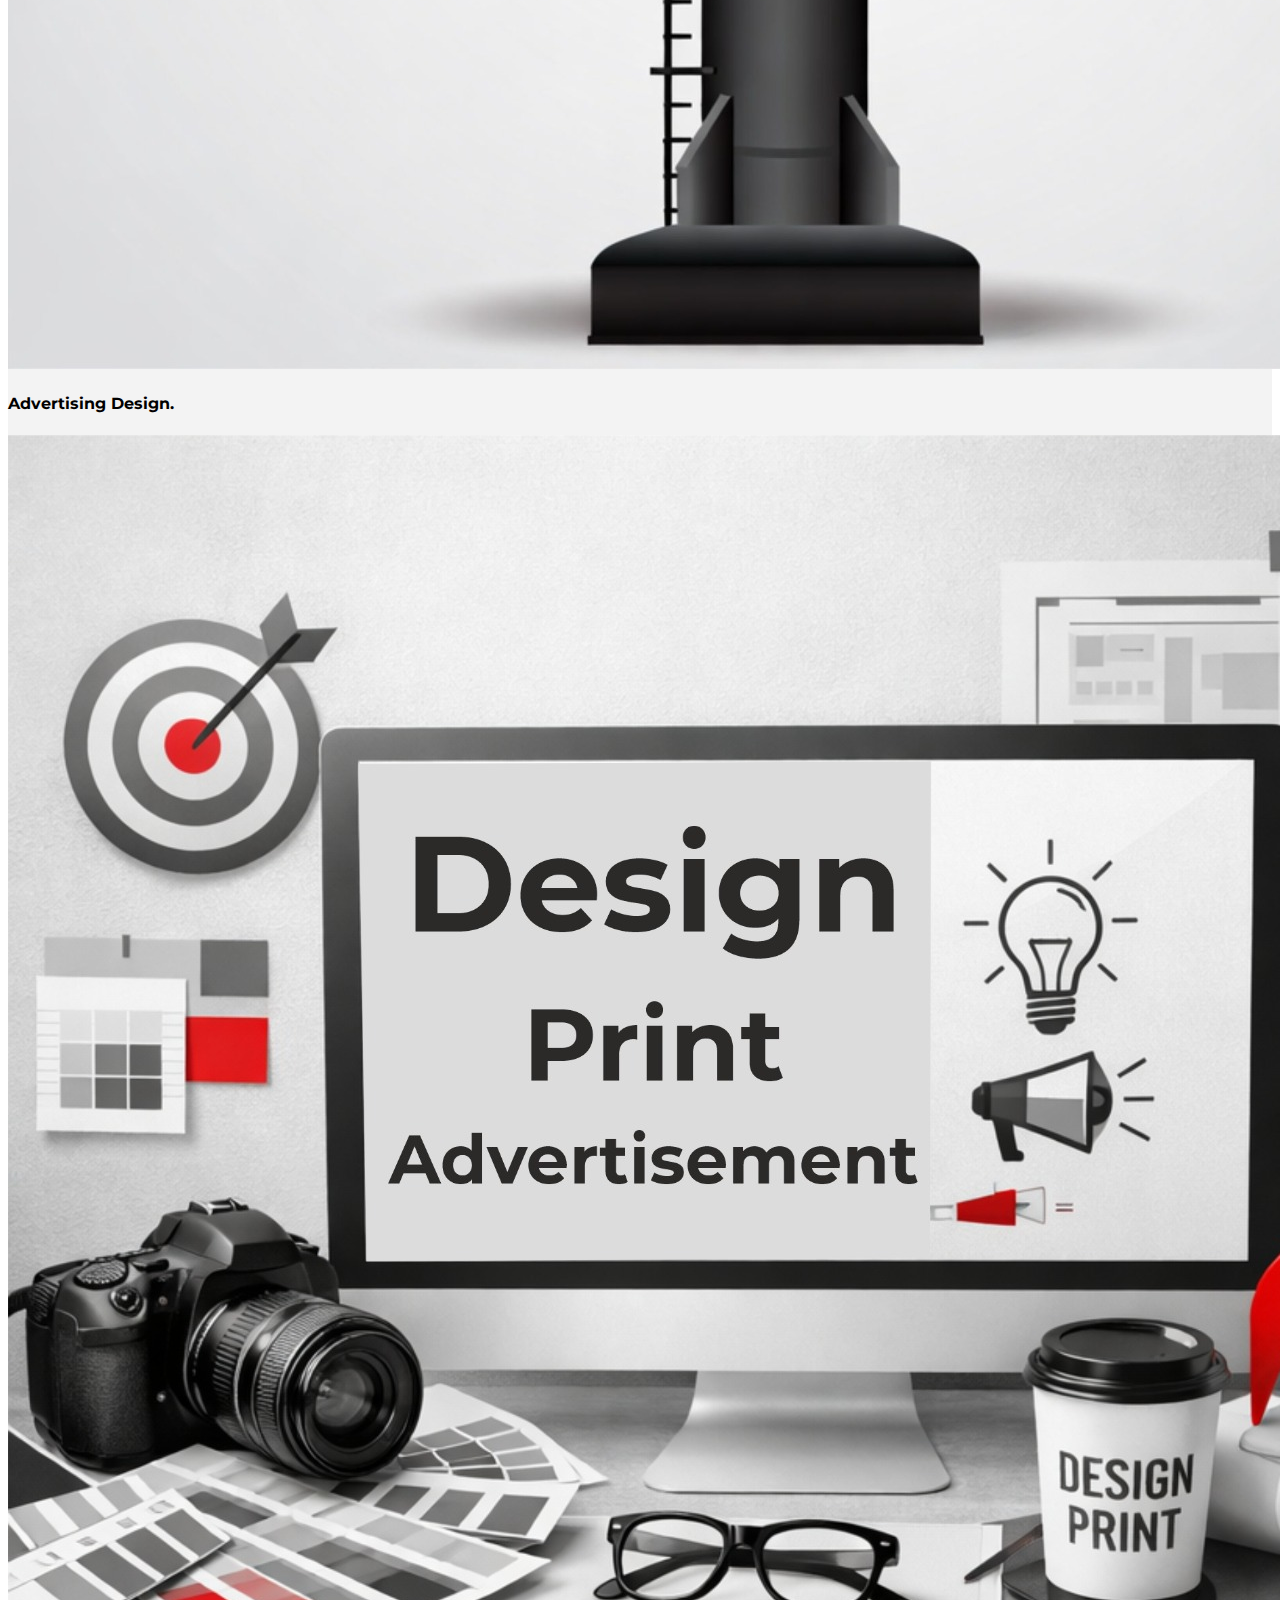
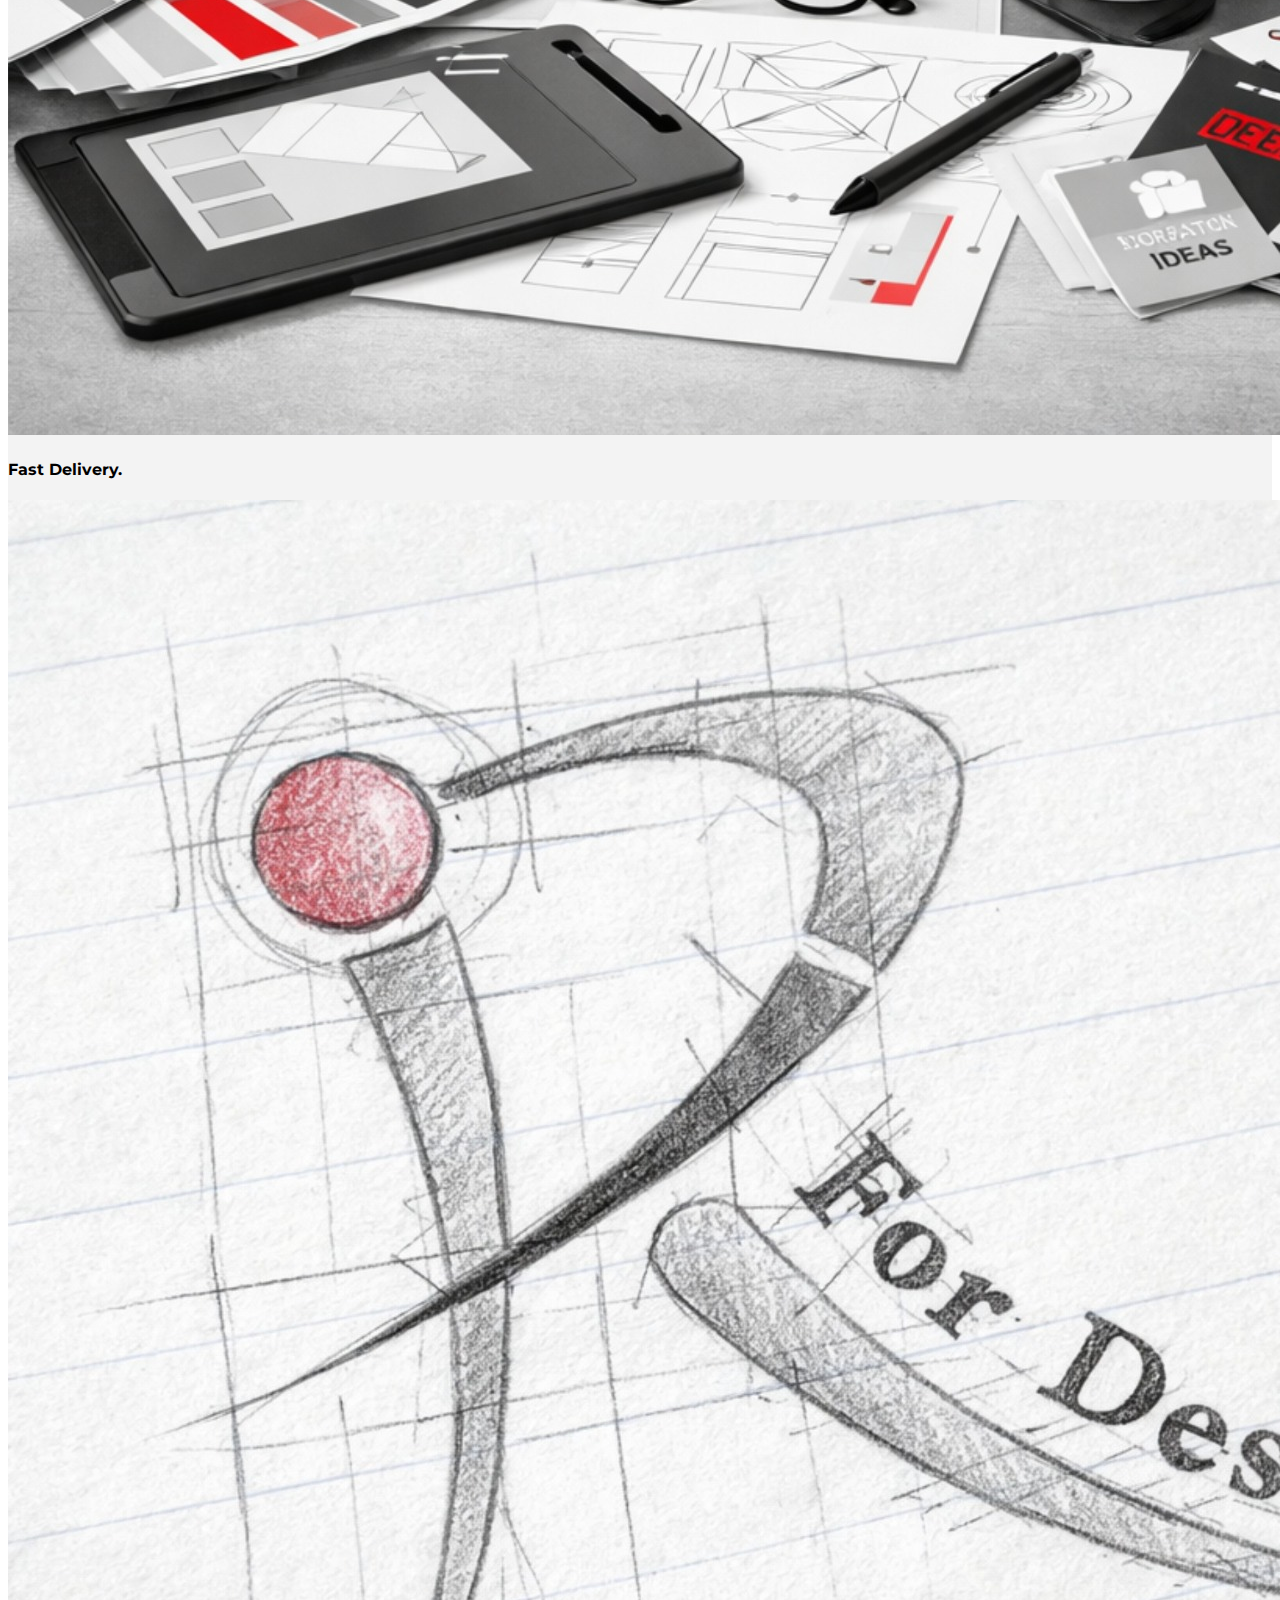
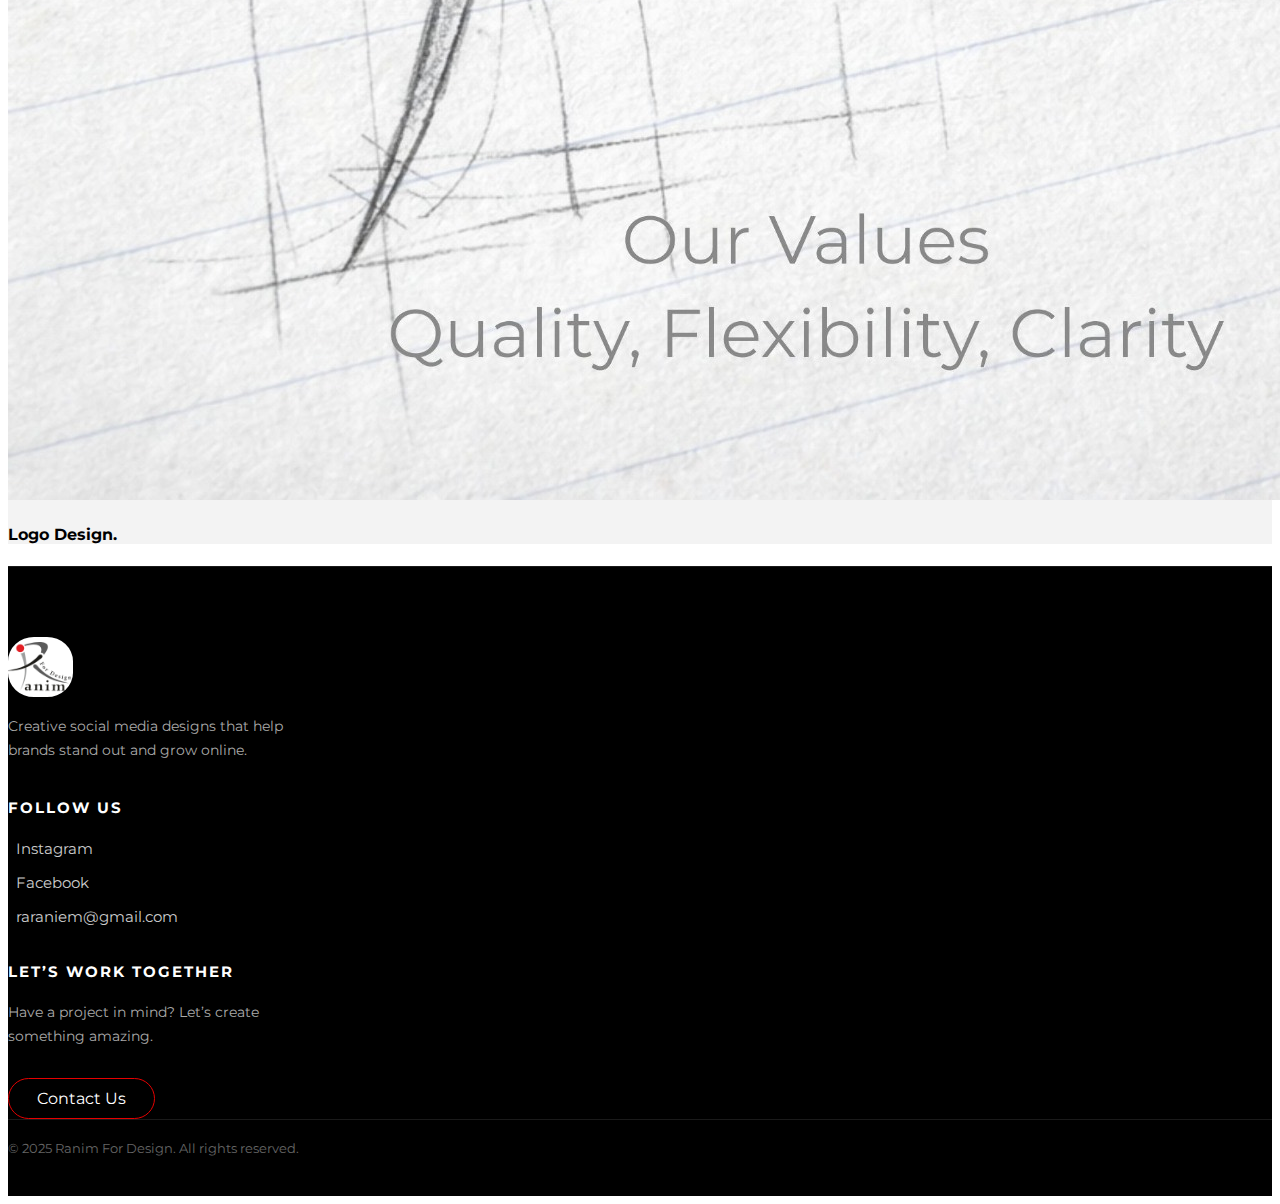
<file: Raraniem/Raraniem.html>
<!DOCTYPE html>
<html lang="en">
<head>
    <meta charset="UTF-8">
    <meta name="viewport" content="width=device-width, initial-scale=1.0">
    <link href="https://cdn.jsdelivr.net/npm/bootstrap@5.3.8/dist/css/bootstrap.min.css" rel="stylesheet" integrity="sha384-sRIl4kxILFvY47J16cr9ZwB07vP4J8+LH7qKQnuqkuIAvNWLzeN8tE5YBujZqJLB" crossorigin="anonymous">
    <link rel="stylesheet" href="Raraniem.css">
    <title> Ranim For Design </title>
</head>
<body>

<section id="hero">
    <!--navbar-->
<nav class="navbar navbar-expand-lg navbar-dark"><!--navbardaki yazilari okunabilir yapmak icin bootstrap sinifi olan navbar-dark kullandim -->
  <div class="container-fluid">
    <a class="navbar-brand" href="/Raraniem.html"><img id="logowidth" src="img\raraniem.png" alt="Raraniem"></a>
    <button class="navbar-toggler" type="button" data-bs-toggle="collapse" data-bs-target="#navbarNavDropdown" aria-controls="navbarNavDropdown" aria-expanded="false" aria-label="Toggle navigation">
      <span class="navbar-toggler-icon"></span>
    </button>
    <div class="collapse navbar-collapse" id="navbarNavDropdown">
      <ul class="navbar-nav ">
        <li class="nav-item mx-lg-3  ">
          <a class="nav-link active" aria-current="page" href="../Raraniem.html">Home</a>
        </li>
        <li class="nav-item mx-lg-3">
          <a class="nav-link" href="About Us/AboutUs.html">About Us</a>
        </li>
       
        <li class="nav-item dropdown mx-lg-3">
          <a class="nav-link dropdown-toggle" href="#" role="button" data-bs-toggle="dropdown" aria-expanded="false">
           Services
          </a>
          <ul class="dropdown-menu">
            <li class="dropdown-submenu">
              <a class="dropdown-item sub-toggle" href="#">Branding</a>
              <ul class="dropdown-menu submenu">
                <li><a class="dropdown-item" href="branding/logo.html">Logo</a></li>
                <li><a class="dropdown-item" href="branding/Business cards.html">Business cards/Worksheets</a></li>
                <li><a class="dropdown-item" href="branding/Brochures.html">Brochures/Catalogs/Posters</a></li>
              </ul>
            </li>
            <li><a class="dropdown-item" href="SOCIAL MEDIA/socialmedia.html">Social Media</a></li>
            <li><a class="dropdown-item" href="#">Photos Coming Soon</a></li>
          </ul>
        </li>
        </ul>
          <ul class="navbar-nav ms-auto"> <!--contact us en saga  koyabilmek icin ms-auto verdim  ve calismasi icin onu ayri bir ul de koydum -->
            <li class="nav-item">
              <a class="nav-link" href="/ContactUs/ContactUs.html"> <button>Contact Us</button></a>
            </li>
          </ul>
    </div>
  </div>
</nav>
<!--resim ve yazilar-->
<div class="resimKapsayici">
<img id="background" src="img\mainback.jpeg" alt="ana arka" class="img-fluid"  >
<h1 class="anayazi">Ranim <br> For Design</h1>
<h2 class="altyazi">The magic Touch of your Business</h2>
</div>   

<!--counter section-->
<div class="container mt-4">
  <div class="row text-center g-3"> <div class="col-12 col-sm-12 col-md-12  col-lg-4">
      <div class="custom-card p-4 border rounded shadow-sm">
        <i class="bi bi-brush fs-2"></i> <h5 class="mt-2">+20 Years Of Experience</h5>
      </div>
    </div>

    <div class="col-12 col-sm-12 col-md-6 col-lg-4">
      <div class="custom-card p-4 border rounded shadow-sm">
        <h5 class="mt-2">Latest Technology</h5>
      </div>
    </div>

    <div class="col-12 col-sm-12 col-md-6 col-lg-4">
      <div class="custom-card p-4 border rounded shadow-sm">
        <h5 class="mt-2">+10000 Project</h5>
      </div>
    </div>

  </div>
</div>
</section>

<section id="photos">

<div class="container mt-4">
  <div class="row row-cols-1 row-cols-sm-2 row-cols-md-3 g-4">
    
    <div class="col">
      <div id="move" class="card shadow-sm h-100">
        <img  src="/img/branding.jpeg" class="card-img-top" alt="Branding Designing">
        <div class="card-body">
          <h4 class="card-text text-center">Branding Designing</h4>
        </div>
      </div>
    </div>

    <div class="col">
      <div id="move" class="card shadow-sm h-100">
        <img  src="/img/printing.jpeg" class="card-img-top" alt="Printing.">
        <div class="card-body">
          <h4 class="card-text text-center">Printing.</h4>
        </div>
      </div>
    </div>

    <div class="col">
      <div id="move" class="card shadow-sm h-100">
        <img  src="/img/remote work.jpeg" class="card-img-top" alt="Remote Work">
        <div class="card-body">
          <h4 class="card-text text-center">Remote Work.</h4>
        </div>
      </div>
    </div>

    <div class="col">
      <div id="move" class="card shadow-sm h-100">
        <img  src="/img/advertising.jpeg" class="card-img-top" alt="Advertising Design">
        <div class="card-body">
          <h4 class="card-text text-center">Advertising Design.</h4>
        </div>
      </div>
    </div>

    <div class="col">
      <div id="move" class="card shadow-sm h-100">
        <img src="/img/Fast Delivery.jpeg" class="card-img-top" alt="Fast Delivery">
        <div class="card-body">
          <h4 class="card-text text-center">Fast Delivery.</h4>
        </div>
      </div>
    </div>

    <div class="col">
      <div id="move"  class="card shadow-sm h-100">
        <img  src="/img/Logo Design.jpeg" class="card-img-top" alt="Logo Design">
        <div class="card-body">
          <h4 class="card-text text-center">Logo Design.</h4>
        </div>
      </div>
    </div>

  </div>
</div>



</section>

<section id="footer">
<footer class="social-footer">
  <div class="container">
    <div class="row gy-4 align-items-start">

      <div class="col-md-4">
        <img src="/img/raraniem.png" alt="Ranim Logo" class="footer-logo mb-3">
        <p class="footer-desc">
          Creative social media designs that help brands stand out and grow online.
        </p>
      </div>

      <div class="col-md-4">
        <h6 class="footer-title">Follow Us</h6>
        <ul class="footer-social-list">
          <li>
            <a href="https://www.instagram.com/ranimfordesign/" target="_blank">
              <i class="bi bi-instagram"></i> Instagram
            </a>
          </li>
          <li>
            <a href="https://www.facebook.com/ranimfordesign" target="_blank">
              <i class="bi bi-facebook"></i> Facebook
            </a>
          </li>
          <li>
            <a href="#">
              <i></i> raraniem@gmail.com
            </a>
          </li>
        </ul>
      </div>

      <div class="col-md-4">
        <h6 class="footer-title">Let’s Work Together</h6>
        <p class="footer-desc">
          Have a project in mind? Let’s create something amazing.
        </p>
        <a href="../ContactUs/ContactUs.html" class="footer-btn">
          Contact Us
        </a>
      </div>

    </div>

    <div class="footer-bottom text-center mt-5">
      © 2025 Ranim For Design. All rights reserved.
    </div>
  </div>
</footer>


</section>

    



 <script src="https://cdn.jsdelivr.net/npm/bootstrap@5.3.8/dist/js/bootstrap.bundle.min.js" integrity="sha384-FKyoEForCGlyvwx9Hj09JcYn3nv7wiPVlz7YYwJrWVcXK/BmnVDxM+D2scQbITxI" crossorigin="anonymous"></script>   
</body>
</html>
</file>
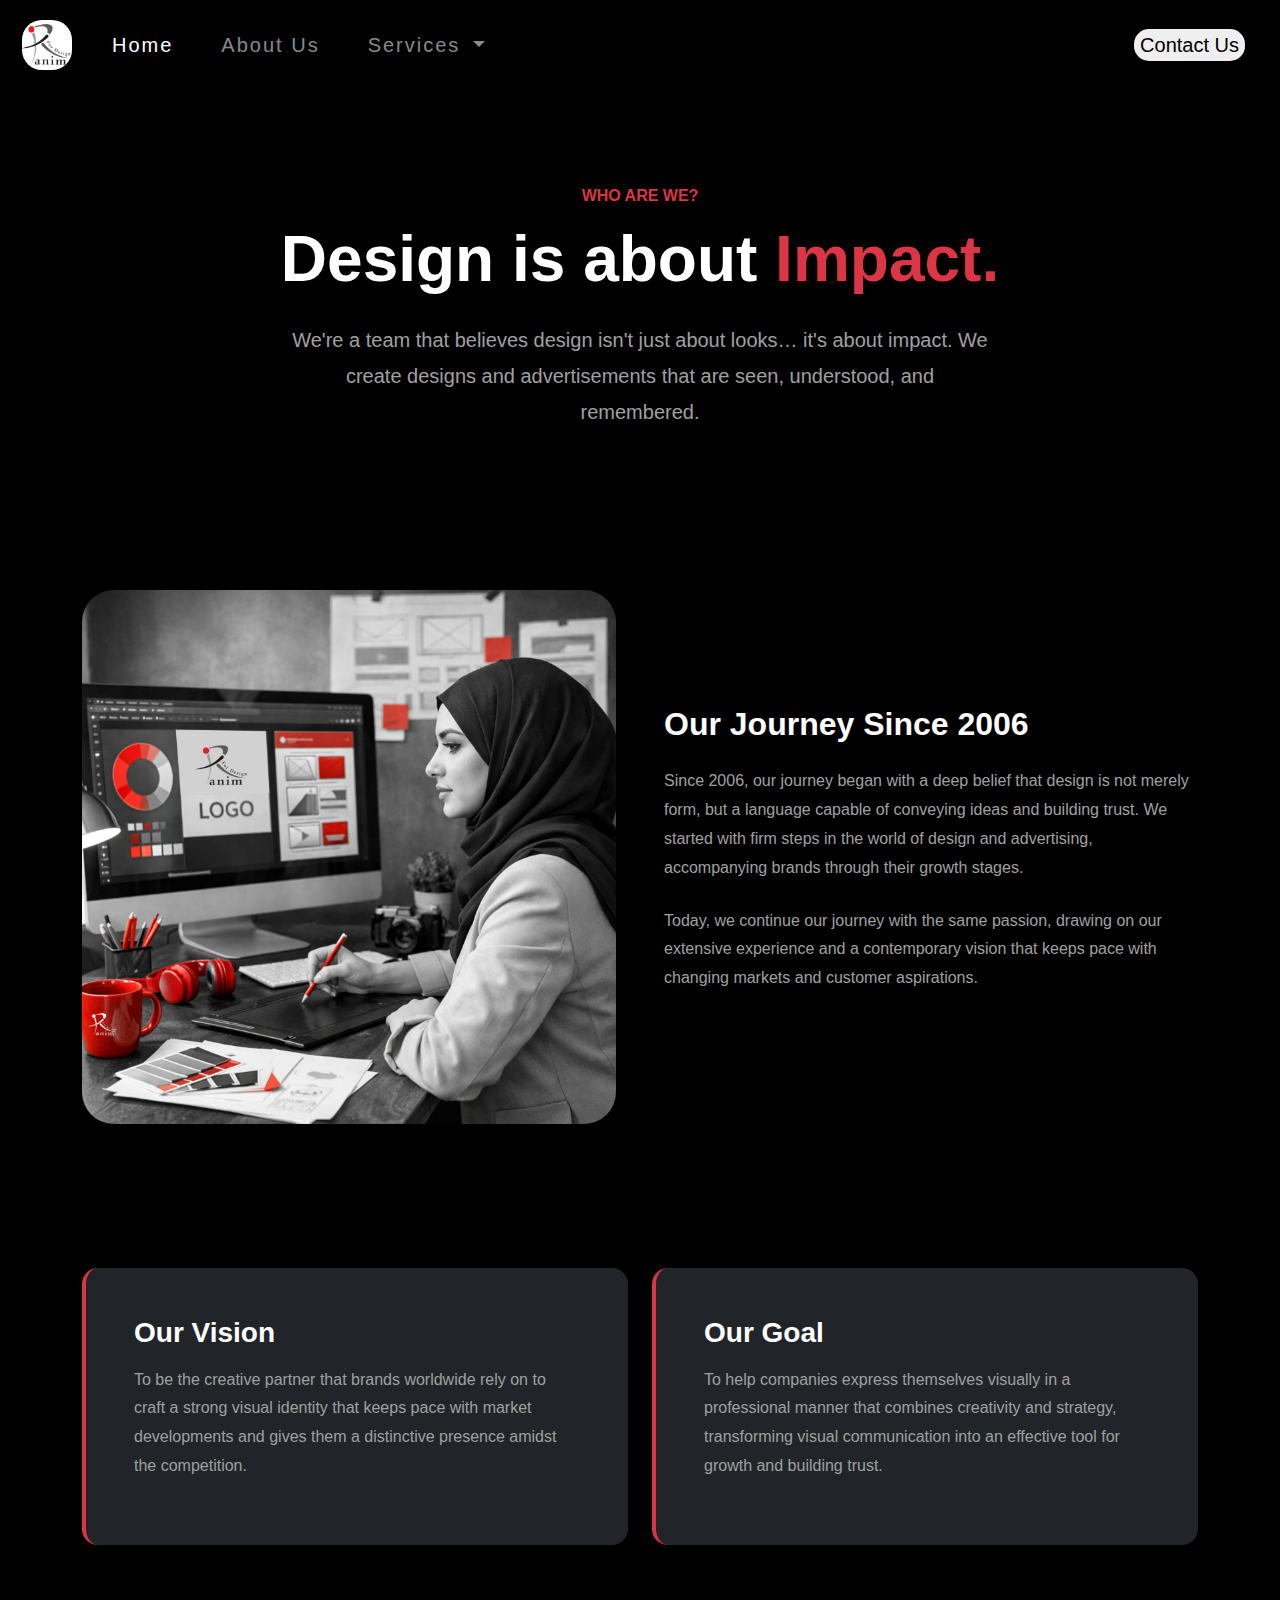
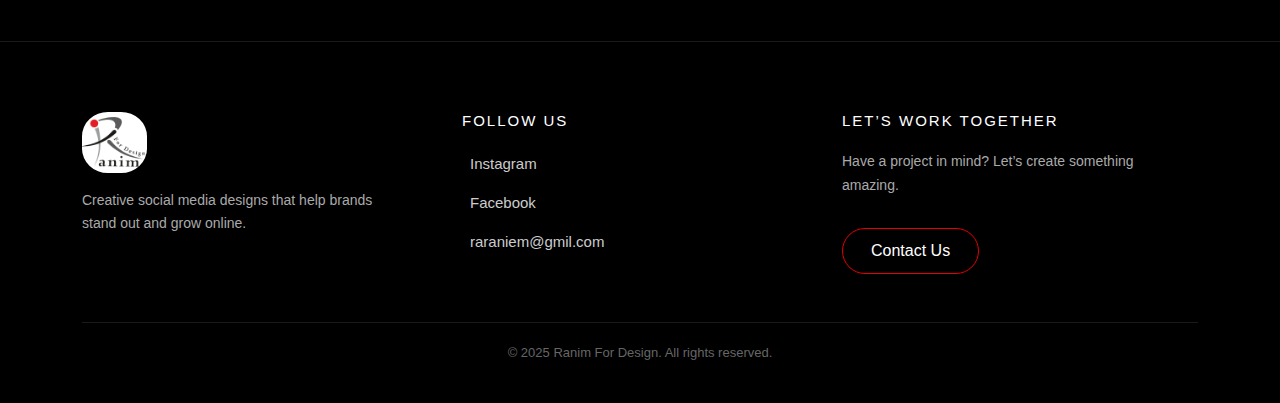
<file: Raraniem/About Us/AboutUs.html>
<!DOCTYPE html>
<html lang="en">
<head>
    <meta charset="UTF-8">
    <meta name="viewport" content="width=device-width, initial-scale=1.0">
    <title>About Us | Ranim For Design</title>
    <link href="https://cdn.jsdelivr.net/npm/bootstrap@5.3.8/dist/css/bootstrap.min.css" rel="stylesheet">
    <link rel="stylesheet" href="AboutUs.css">
</head>
<body class="bg-black text-white">

<section id="aboutus">
  <section id="socialmedia">
    <nav class="navbar navbar-expand-lg navbar-dark"><!--navbardaki yazilari okunabilir yapmak icin bootstrap sinifi olan navbar-dark kullandim -->
  <div class="container-fluid">
    <a class="navbar-brand" href="/Raraniem.html"><img id="logowidth" src="/img/raraniem.png" alt="Raraniem"></a>
    <button class="navbar-toggler" type="button" data-bs-toggle="collapse" data-bs-target="#navbarNavDropdown" aria-controls="navbarNavDropdown" aria-expanded="false" aria-label="Toggle navigation">
      <span class="navbar-toggler-icon"></span>
    </button>
    <div class="collapse navbar-collapse" id="navbarNavDropdown">
      <ul class="navbar-nav ">
        <li class="nav-item mx-lg-3  ">
          <a class="nav-link active" aria-current="page" href="../Raraniem.html">Home</a>
        </li>
        <li class="nav-item mx-lg-3">
          <a class="nav-link" href="../About Us/AboutUs.html">About Us</a>
        </li>
       
        <li class="nav-item dropdown mx-lg-3">
          <a class="nav-link dropdown-toggle" href="#" role="button" data-bs-toggle="dropdown" aria-expanded="false">
           Services
          </a>
          <ul class="dropdown-menu">
            <li class="dropdown-submenu">
              <a class="dropdown-item sub-toggle" href="#">Branding</a>
              <ul class="dropdown-menu submenu">
                <li><a class="dropdown-item" href="../branding/logo.html">Logo</a></li>
                <li><a class="dropdown-item" href="../branding/Business cards.html">Business cards/Worksheets</a></li>
                <li><a class="dropdown-item" href="../branding/Brochures.html">Brochures/Catalogs/Posters</a></li>
              </ul>
            </li>
            <li><a class="dropdown-item" href="../SOCIAL MEDIA/socialmedia.html">Social Media</a></li>
            <li><a class="dropdown-item" href="#">Photos Coming Soon</a></li>
          </ul>
        </li>
        </ul>
          <ul class="navbar-nav ms-auto"> <!--contact us en saga  koyabilmek icin ms-auto verdim  ve calismasi icin onu ayri bir ul de koydum -->
            <li class="nav-item">
              <a class="nav-link" href="/ContactUs/ContactUs.html"> <button>Contact Us</button></a>
            </li>
          </ul>
    </div>
  </div>
</nav>
    <header class="py-5 text-center">
        <div class="container py-5">
            <h6 class="text-danger fw-bold text-uppercase mb-3">Who Are We?</h6>
            <h1 class="display-3 fw-bold mb-4">Design is about <span class="text-danger">Impact.</span></h1>
            <p class="lead mx-auto text-secondary" style="max-width: 700px;">
                We're a team that believes design isn't just about looks… it's about impact. We create designs and advertisements that are seen, understood, and remembered.
            </p>
        </div>
    </header>

<section class="py-5 bg-dark-soft">
        <div class="container">
            <div class="row g-5 align-items-center">
                <div class="col-lg-6">
                    <img src="/img/contactus.jpeg" class="img-fluid rounded-5 shadow-lg" alt="Our Creative Process">
                </div>
                <div class="col-lg-6">
                    <h2 class="fw-bold mb-4">Our Journey Since 2006</h2>
                    <div class="story-item mb-4">
                        <p class="text-secondary">Since 2006, our journey began with a deep belief that design is not merely form, but a language capable of conveying ideas and building trust. We started with firm steps in the world of design and advertising, accompanying brands through their growth stages.</p>
                    </div>
                    <div class="story-item">
                        <p class="text-secondary">Today, we continue our journey with the same passion, drawing on our extensive experience and a contemporary vision that keeps pace with changing markets and customer aspirations.</p>
                    </div>
                </div>
            </div>
        </div>
    </section>

    <section class="py-5">
        <div class="container py-5">
            <div class="row g-4">
                <div class="col-md-6">
                    <div class="p-5 rounded-4 bg-dark border-start border-danger border-4">
                        <h3 class="fw-bold mb-3">Our Vision</h3>
                        <p class="text-secondary">To be the creative partner that brands worldwide rely on to craft a strong visual identity that keeps pace with market developments and gives them a distinctive presence amidst the competition.</p>
                    </div>
                </div>
                <div class="col-md-6">
                    <div class="p-5 rounded-4 bg-dark border-start border-danger border-4">
                        <h3 class="fw-bold mb-3">Our Goal</h3>
                        <p class="text-secondary">To help companies express themselves visually in a professional manner that combines creativity and strategy, transforming visual communication into an effective tool for growth and building trust.</p>
                    </div>
                </div>
            </div>
        </div>
    </section>
</section>    

 <section id="footer">
<footer class="social-footer">
  <div class="container">
    <div class="row gy-4 align-items-start">
      <div class="col-md-4">
        <img src="/img/raraniem.png" alt="Ranim Logo" class="footer-logo mb-3">
        <p class="footer-desc">
          Creative social media designs that help brands stand out and grow online.
        </p>
      </div>
      <div class="col-md-4">
        <h6 class="footer-title">Follow Us</h6>
        <ul class="footer-social-list">
          <li>
            <a href="https://www.instagram.com/ranimfordesign/" target="_blank">
              <i class="bi bi-instagram"></i> Instagram
            </a>
          </li>
          <li>
            <a href="https://www.facebook.com/ranimfordesign" target="_blank">
              <i class="bi bi-facebook"></i> Facebook
            </a>
          </li>
          <li>
            <a href="#">
              <i></i> raraniem@gmil.com
            </a>
          </li>
        </ul>
      </div>
      <div class="col-md-4">
        <h6 class="footer-title">Let’s Work Together</h6>
        <p class="footer-desc">
          Have a project in mind? Let’s create something amazing.
        </p>
        <a href="../ContactUs/ContactUs.html" class="footer-btn">
          Contact Us
        </a>
      </div>
    </div>
    <div class="footer-bottom text-center mt-5">
      © 2025 Ranim For Design. All rights reserved.
    </div>
  </div>
</footer>
</section>

    <script src="https://cdn.jsdelivr.net/npm/bootstrap@5.3.8/dist/js/bootstrap.bundle.min.js"></script>
</body>
</html>
</file>
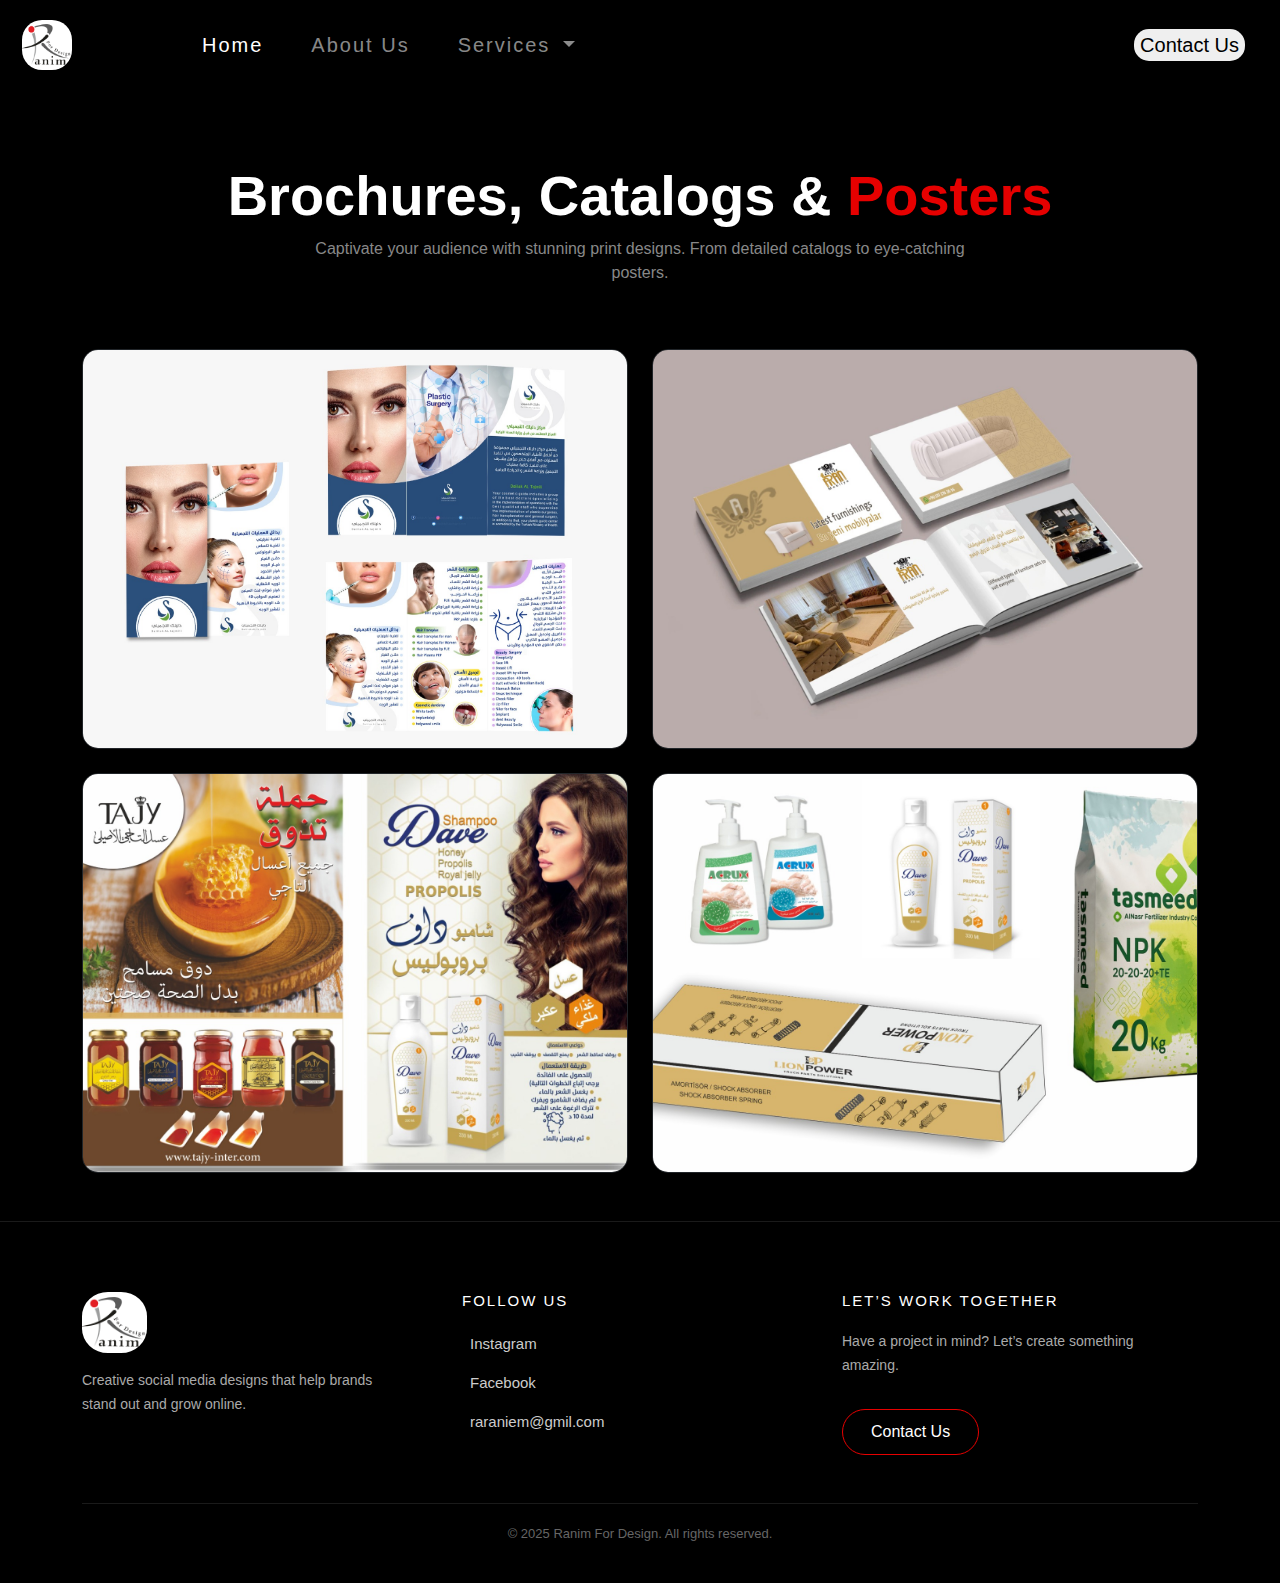
<file: Raraniem/branding/Brochures.html>
<!DOCTYPE html>
<html lang="en">
<head>
    <meta charset="UTF-8">
    <meta name="viewport" content="width=device-width, initial-scale=1.0">
    <title>Brochures & Posters | Ranim For Design</title>
    <link href="https://cdn.jsdelivr.net/npm/bootstrap@5.3.8/dist/css/bootstrap.min.css" rel="stylesheet">
    <link rel="stylesheet" href="../branding/Brochuers.css">
</head>
<body class="bg-black text-white">

<section id="Brochures">
    <section id="aboutus">
  <section id="socialmedia">
    <nav class="navbar navbar-expand-lg navbar-dark"><!--navbardaki yazilari okunabilir yapmak icin bootstrap sinifi olan navbar-dark kullandim -->
  <div class="container-fluid">
    <a class="navbar-brand" href="/Raraniem.html"><img id="logowidth" src="/img/raraniem.png" alt="Raraniem"></a>
    <button class="navbar-toggler" type="button" data-bs-toggle="collapse" data-bs-target="#navbarNavDropdown" aria-controls="navbarNavDropdown" aria-expanded="false" aria-label="Toggle navigation">
      <span class="navbar-toggler-icon"></span>
    </button>
    <div class="collapse navbar-collapse" id="navbarNavDropdown">
      <ul class="navbar-nav ">
        <li class="nav-item mx-lg-3  ">
          <a class="nav-link active" aria-current="page" href="../Raraniem.html">Home</a>
        </li>
        <li class="nav-item mx-lg-3">
          <a class="nav-link" href="../About Us/AboutUs.html">About Us</a>
        </li>
       
        <li class="nav-item dropdown mx-lg-3">
          <a class="nav-link dropdown-toggle" href="#" role="button" data-bs-toggle="dropdown" aria-expanded="false">
           Services
          </a>
          <ul class="dropdown-menu">
            <li class="dropdown-submenu">
              <a class="dropdown-item sub-toggle" href="#">Branding</a>
              <ul class="dropdown-menu submenu">
                <li><a class="dropdown-item" href="../branding/logo.html">Logo</a></li>
                <li><a class="dropdown-item" href="../branding/Business cards.html">Business cards/Worksheets</a></li>
                <li><a class="dropdown-item" href="../branding/Brochures.html">Brochures/Catalogs/Posters</a></li>
              </ul>
            </li>
            <li><a class="dropdown-item" href="../SOCIAL MEDIA/socialmedia.html">Social Media</a></li>
            <li><a class="dropdown-item" href="#">Photos Coming Soon</a></li>
          </ul>
        </li>
        </ul>
          <ul class="navbar-nav ms-auto"> <!--contact us en saga  koyabilmek icin ms-auto verdim  ve calismasi icin onu ayri bir ul de koydum -->
            <li class="nav-item">
              <a class="nav-link" href="/ContactUs/ContactUs.html"> <button>Contact Us</button></a>
            </li>
          </ul>
    </div>
  </div>
</nav>

    <header class="py-5 text-center">
        <div class="container pt-4">
            <h1 class="display-4 fw-bold">Brochures, Catalogs & <span class="text-danger">Posters</span></h1>
            <p class="text-secondary mx-auto" style="max-width: 700px;">
                Captivate your audience with stunning print designs. From detailed catalogs to eye-catching posters.
            </p>
        </div>
    </header>

    <section class="container pb-5">
        <div class="row row-cols-1 row-cols-md-2 g-4 justify-content-center">
            
            <div class="col">
                <div class="portfolio-item rounded-4 overflow-hidden border border-dark">
                    <img src="../img/Brouchers/facesercum.jpeg"  class="img-fluid" alt="face sercum Brochure ">
                    <div class="portfolio-overlay"></div>
                </div>
            </div>

            <div class="col">
                <div class="portfolio-item rounded-4 overflow-hidden border border-dark">
                    <img src="../img/Brouchers/furnishings.jpeg" class="img-fluid" alt="furniture Catalog ">
                    <div class="portfolio-overlay"></div>
                </div>
            </div>

            <div class="col">
                <div class="portfolio-item rounded-4 overflow-hidden border border-dark">
                    <img src="../img/Brouchers/honey.jpeg" class="img-fluid" alt="honey Poster ">
                    <div class="portfolio-overlay"></div>
                </div>
            </div>

            <div class="col">
                <div class="portfolio-item rounded-4 overflow-hidden border border-dark">
                    <img src="../img/Brouchers/soap.jpeg" class="img-fluid" alt="soap Brochure ">
                    <div class="portfolio-overlay"></div>
                </div>
            </div>

        </div>
    </section>
</section>

<section id="footer">
<footer class="social-footer">
  <div class="container">
    <div class="row gy-4 align-items-start">

      <div class="col-md-4">
        <img src="/img/raraniem.png" alt="Ranim Logo" class="footer-logo mb-3">
        <p class="footer-desc">
          Creative social media designs that help brands stand out and grow online.
        </p>
      </div>
      <div class="col-md-4">
        <h6 class="footer-title">Follow Us</h6>
        <ul class="footer-social-list">
          <li>
            <a href="https://www.instagram.com/ranimfordesign/" target="_blank">
              <i class="bi bi-instagram"></i> Instagram
            </a>
          </li>
          <li>
            <a href="https://www.facebook.com/ranimfordesign" target="_blank">
              <i class="bi bi-facebook"></i> Facebook
            </a>
          </li>
          <li>
            <a href="#">
              <i></i> raraniem@gmil.com 
            </a>
          </li>
        </ul>
      </div>
      <div class="col-md-4">
        <h6 class="footer-title">Let’s Work Together</h6>
        <p class="footer-desc">
          Have a project in mind? Let’s create something amazing.
        </p>
        <a href="../ContactUs/ContactUs.html" class="footer-btn">
          Contact Us
        </a>
      </div>
    </div>
    <div class="footer-bottom text-center mt-5">
      © 2025 Ranim For Design. All rights reserved.
    </div>
  </div>
</footer>

</section>
    <script src="https://cdn.jsdelivr.net/npm/bootstrap@5.3.8/dist/js/bootstrap.bundle.min.js"></script>

</body>
</html>
</file>
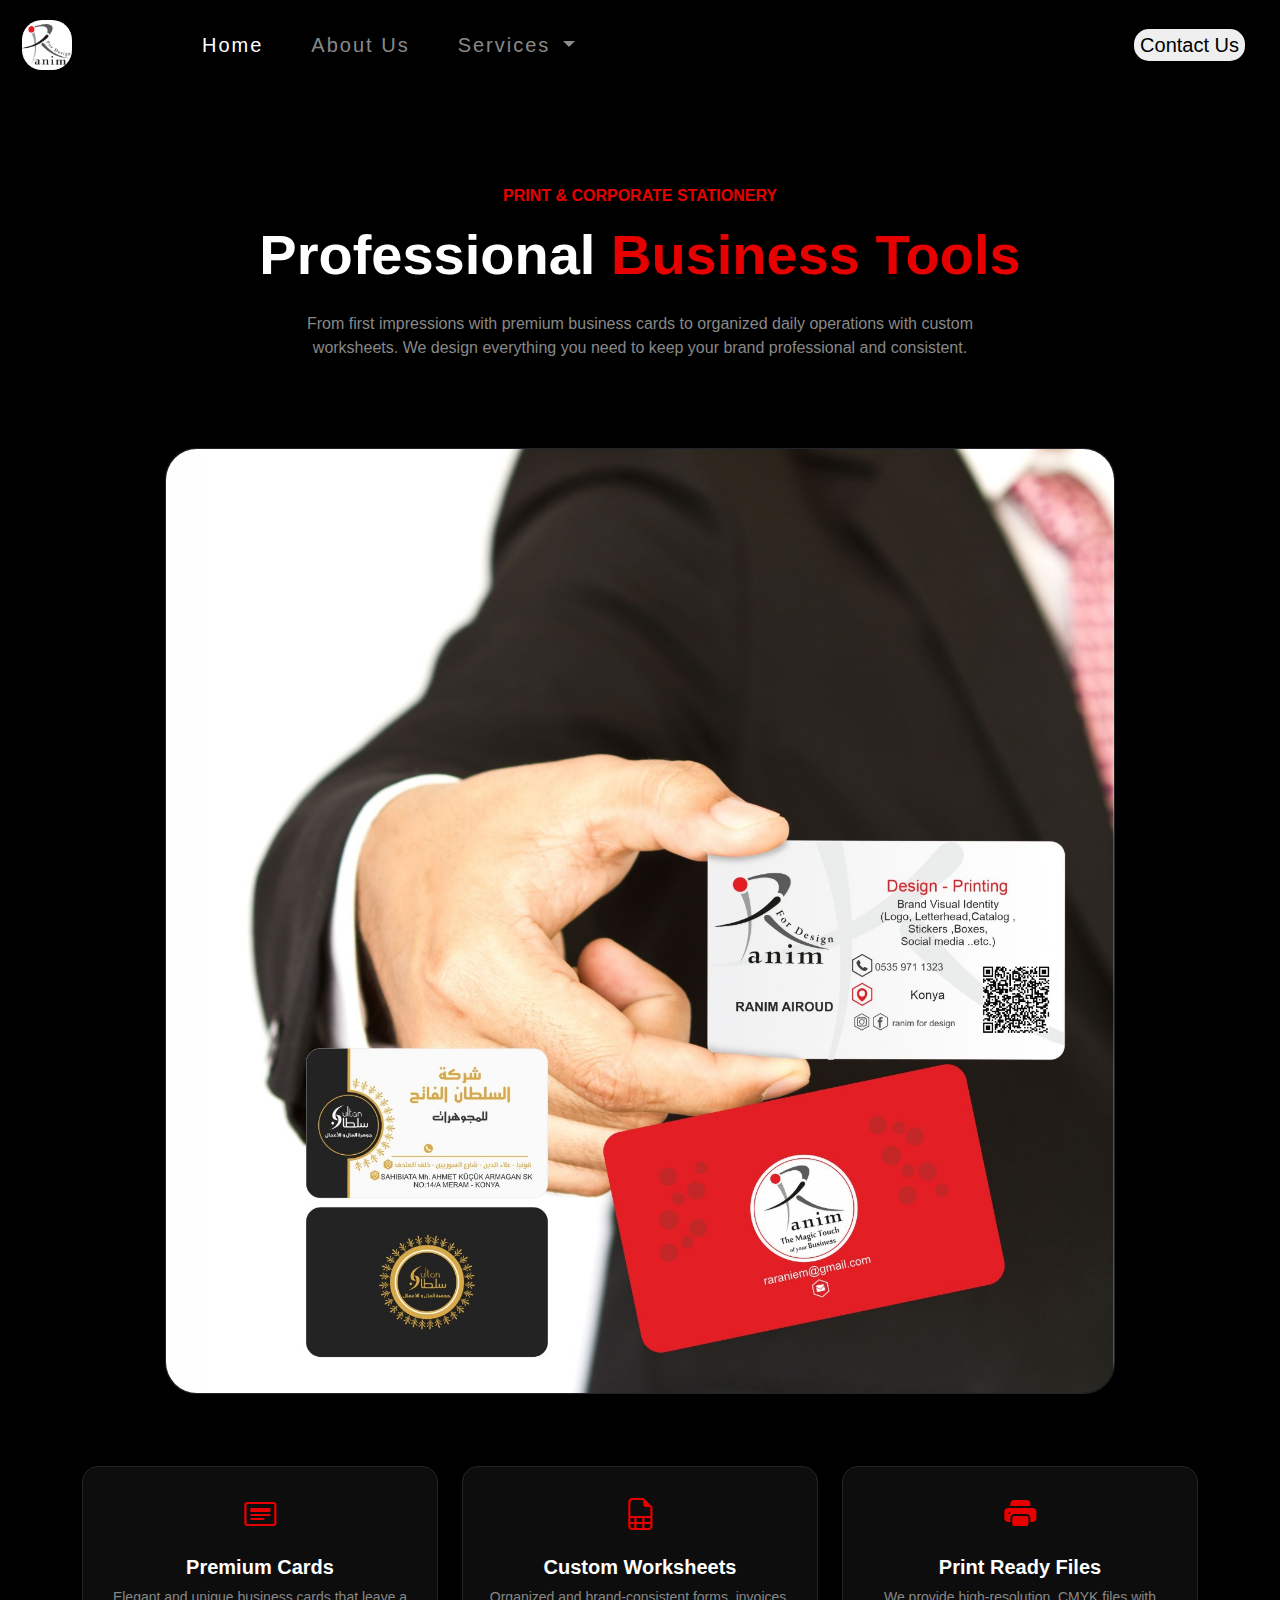
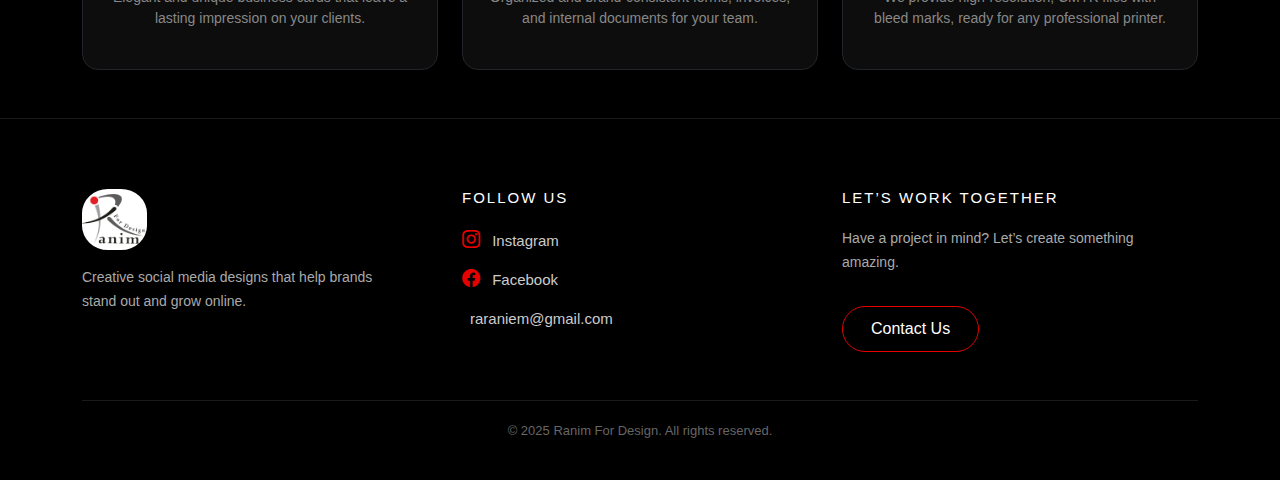
<file: Raraniem/branding/Business cards.html>
<!DOCTYPE html>
<html lang="en">
<head>
    <meta charset="UTF-8">
    <meta name="viewport" content="width=device-width, initial-scale=1.0">
    <title>Business Cards & Worksheets | Ranim For Design</title>
    <link href="https://cdn.jsdelivr.net/npm/bootstrap@5.3.8/dist/css/bootstrap.min.css" rel="stylesheet">
    <link rel="stylesheet" href="https://cdn.jsdelivr.net/npm/bootstrap-icons@1.11.3/font/bootstrap-icons.min.css">
    <link rel="stylesheet" href="../branding/Business cards.css">
</head>
<body class="bg-black text-white">
    
<section id="Business Cards">
   <section id="aboutus">
  <section id="socialmedia">
    <nav class="navbar navbar-expand-lg navbar-dark"><!--navbardaki yazilari okunabilir yapmak icin bootstrap sinifi olan navbar-dark kullandim -->
  <div class="container-fluid">
    <a class="navbar-brand" href="/Raraniem.html"><img id="logowidth" src="/img/raraniem.png" alt="Raraniem"></a>
    <button class="navbar-toggler" type="button" data-bs-toggle="collapse" data-bs-target="#navbarNavDropdown" aria-controls="navbarNavDropdown" aria-expanded="false" aria-label="Toggle navigation">
      <span class="navbar-toggler-icon"></span>
    </button>
    <div class="collapse navbar-collapse" id="navbarNavDropdown">
      <ul class="navbar-nav ">
        <li class="nav-item mx-lg-3  ">
          <a class="nav-link active" aria-current="page" href="../Raraniem.html">Home</a>
        </li>
        <li class="nav-item mx-lg-3">
          <a class="nav-link" href="../About Us/AboutUs.html">About Us</a>
        </li>
       
        <li class="nav-item dropdown mx-lg-3">
          <a class="nav-link dropdown-toggle" href="#" role="button" data-bs-toggle="dropdown" aria-expanded="false">
           Services
          </a>
          <ul class="dropdown-menu">
            <li class="dropdown-submenu">
              <a class="dropdown-item sub-toggle" href="#">Branding</a>
              <ul class="dropdown-menu submenu">
                <li><a class="dropdown-item" href="../branding/logo.html">Logo</a></li>
                <li><a class="dropdown-item" href="../branding/Business cards.html">Business cards/Worksheets</a></li>
                <li><a class="dropdown-item" href="../branding/Brochures.html">Brochures/Catalogs/Posters</a></li>
              </ul>
            </li>
            <li><a class="dropdown-item" href="../SOCIAL MEDIA/socialmedia.html">Social Media</a></li>
            <li><a class="dropdown-item" href="#">Photos Coming Soon</a></li>
          </ul>
        </li>
        </ul>
          <ul class="navbar-nav ms-auto"> <!--contact us en saga  koyabilmek icin ms-auto verdim  ve calismasi icin onu ayri bir ul de koydum -->
            <li class="nav-item">
              <a class="nav-link" href="/ContactUs/ContactUs.html"> <button>Contact Us</button></a>
            </li>
          </ul>
    </div>
  </div>
</nav>

    <header class="py-5 text-center">
        <div class="container pt-5">
            <h6 class="text-danger fw-bold text-uppercase mb-3">Print & Corporate Stationery</h6>
            <h1 class="display-4 fw-bold mb-4">Professional <span class="text-danger">Business Tools</span></h1>
            <p class="text-secondary mx-auto" style="max-width: 750px;">
                From first impressions with premium business cards to organized daily operations with custom worksheets. We design everything you need to keep your brand professional and consistent.
            </p>
        </div>
    </header>

    <section class="py-4">
        <div class="container text-center">
            <div class="main-image-wrapper">
                <img src="/img/bussinescard.jpeg" class="img-fluid rounded-5 shadow-lg border border-dark" alt="Print Design Showcase">
            </div>
        </div>
    </section>

    <section class="py-5">
        <div class="container">
            <div class="row g-4 text-center">
                <div class="col-md-4">
                    <div class="p-4 border border-dark rounded-4 h-100 bg-dark-soft">
                        <i class="bi bi-card-heading text-danger fs-2"></i>
                        <h5 class="mt-3 fw-bold">Premium Cards</h5>
                        <p class="small text-secondary">Elegant and unique business cards that leave a lasting impression on your clients.</p>
                    </div>
                </div>
                <div class="col-md-4">
                    <div class="p-4 border border-dark rounded-4 h-100 bg-dark-soft">
                        <i class="bi bi-file-earmark-spreadsheet text-danger fs-2"></i>
                        <h5 class="mt-3 fw-bold">Custom Worksheets</h5>
                        <p class="small text-secondary">Organized and brand-consistent forms, invoices, and internal documents for your team.</p>
                    </div>
                </div>
                <div class="col-md-4">
                    <div class="p-4 border border-dark rounded-4 h-100 bg-dark-soft">
                        <i class="bi bi-printer-fill text-danger fs-2"></i>
                        <h5 class="mt-3 fw-bold">Print Ready Files</h5>
                        <p class="small text-secondary">We provide high-resolution, CMYK files with bleed marks, ready for any professional printer.</p>
                    </div>
                </div>
            </div>
        </div>
    </section>
</section>    

   <section id="footer">
<footer class="social-footer">
  <div class="container">
    <div class="row gy-4 align-items-start">

      <div class="col-md-4">
        <img src="/img/raraniem.png" alt="Ranim Logo" class="footer-logo mb-3">
        <p class="footer-desc">
          Creative social media designs that help brands stand out and grow online.
        </p>
      </div>

      <div class="col-md-4">
        <h6 class="footer-title">Follow Us</h6>
        <ul class="footer-social-list">
          <li>
            <a href="https://www.instagram.com/ranimfordesign/" target="_blank">
              <i class="bi bi-instagram"></i> Instagram
            </a>
          </li>
          <li>
            <a href="https://www.facebook.com/ranimfordesign" target="_blank">
              <i class="bi bi-facebook"></i> Facebook
            </a>
          </li>
          <li>
            <a href="#">
              <i></i> raraniem@gmail.com
            </a>
          </li>
        </ul>
      </div>

      <div class="col-md-4">
        <h6 class="footer-title">Let’s Work Together</h6>
        <p class="footer-desc">
          Have a project in mind? Let’s create something amazing.
        </p>
        <a href="../ContactUs/ContactUs.html" class="footer-btn">
          Contact Us
        </a>
      </div>
    </div>
    <div class="footer-bottom text-center mt-5">
      © 2025 Ranim For Design. All rights reserved.
    </div>
  </div>
</footer>


</section>

    <script src="https://cdn.jsdelivr.net/npm/bootstrap@5.3.8/dist/js/bootstrap.bundle.min.js"></script>
</body>
</html>
</file>
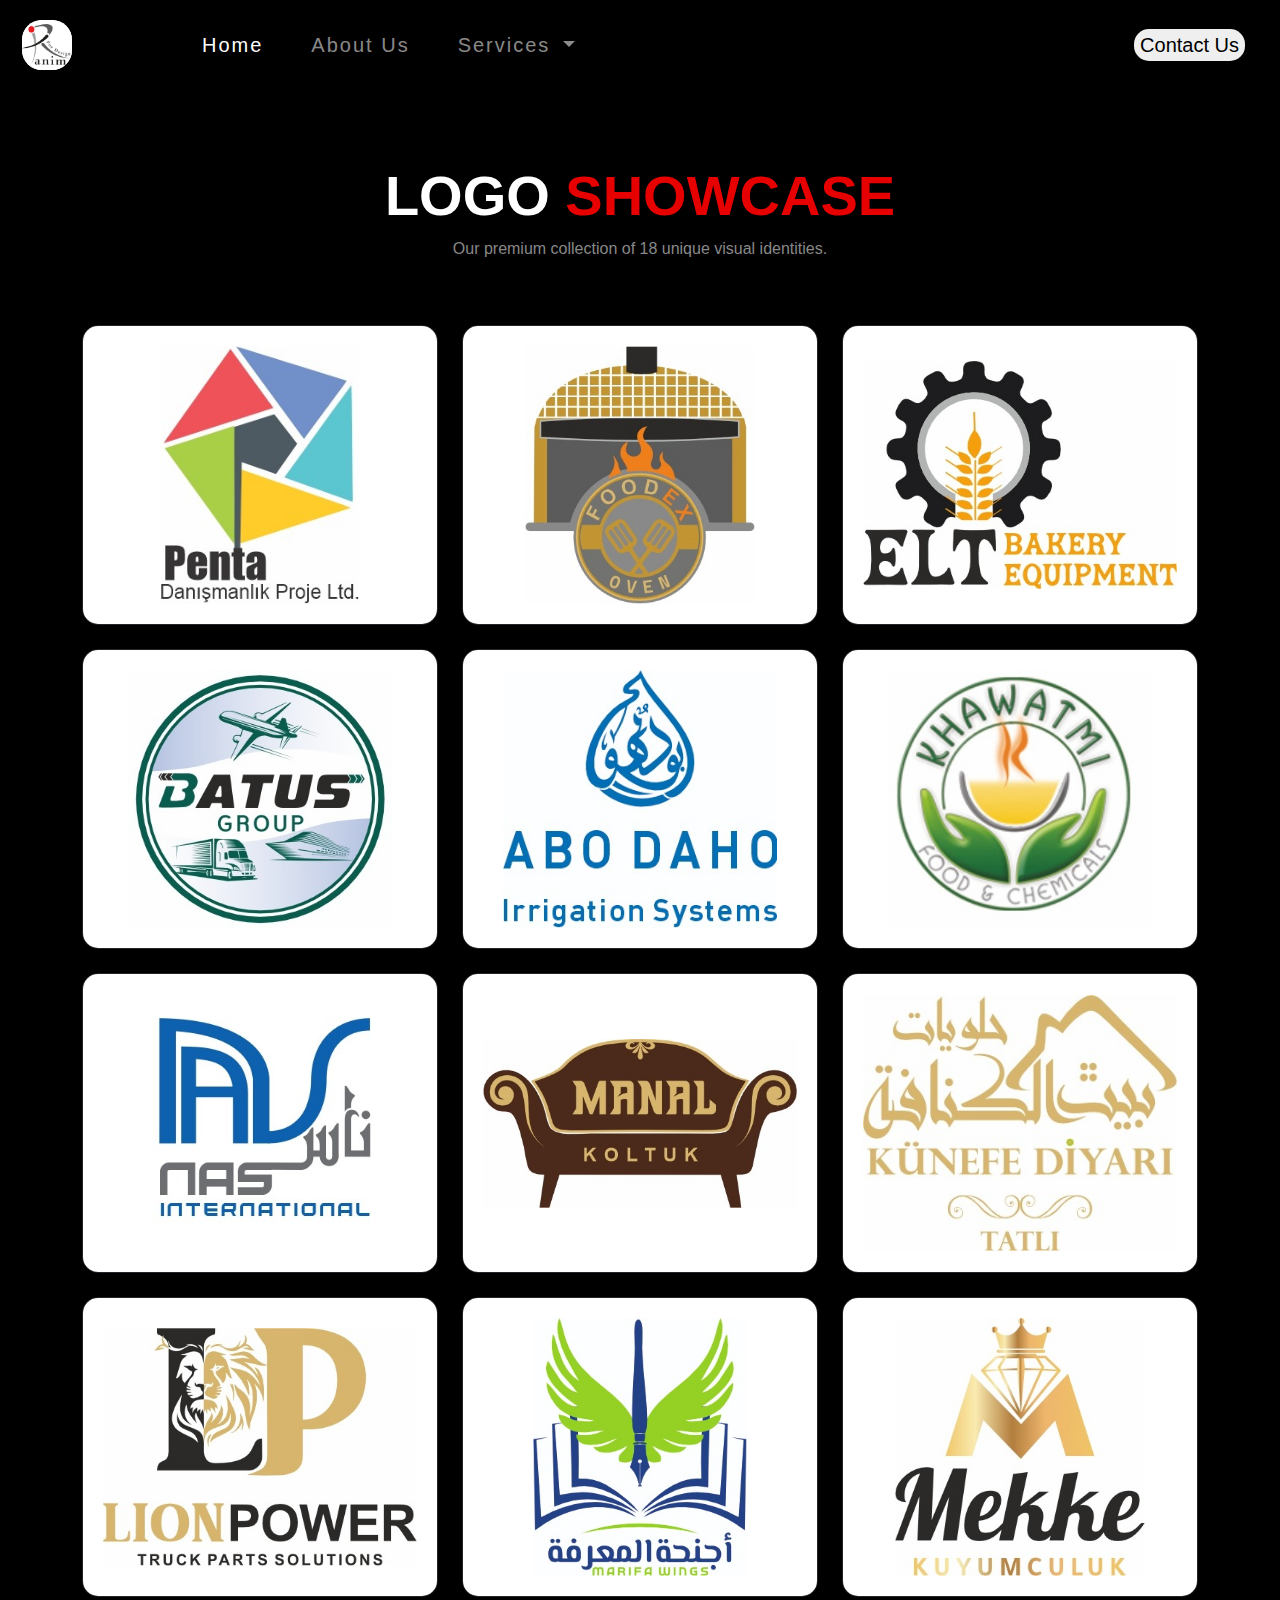
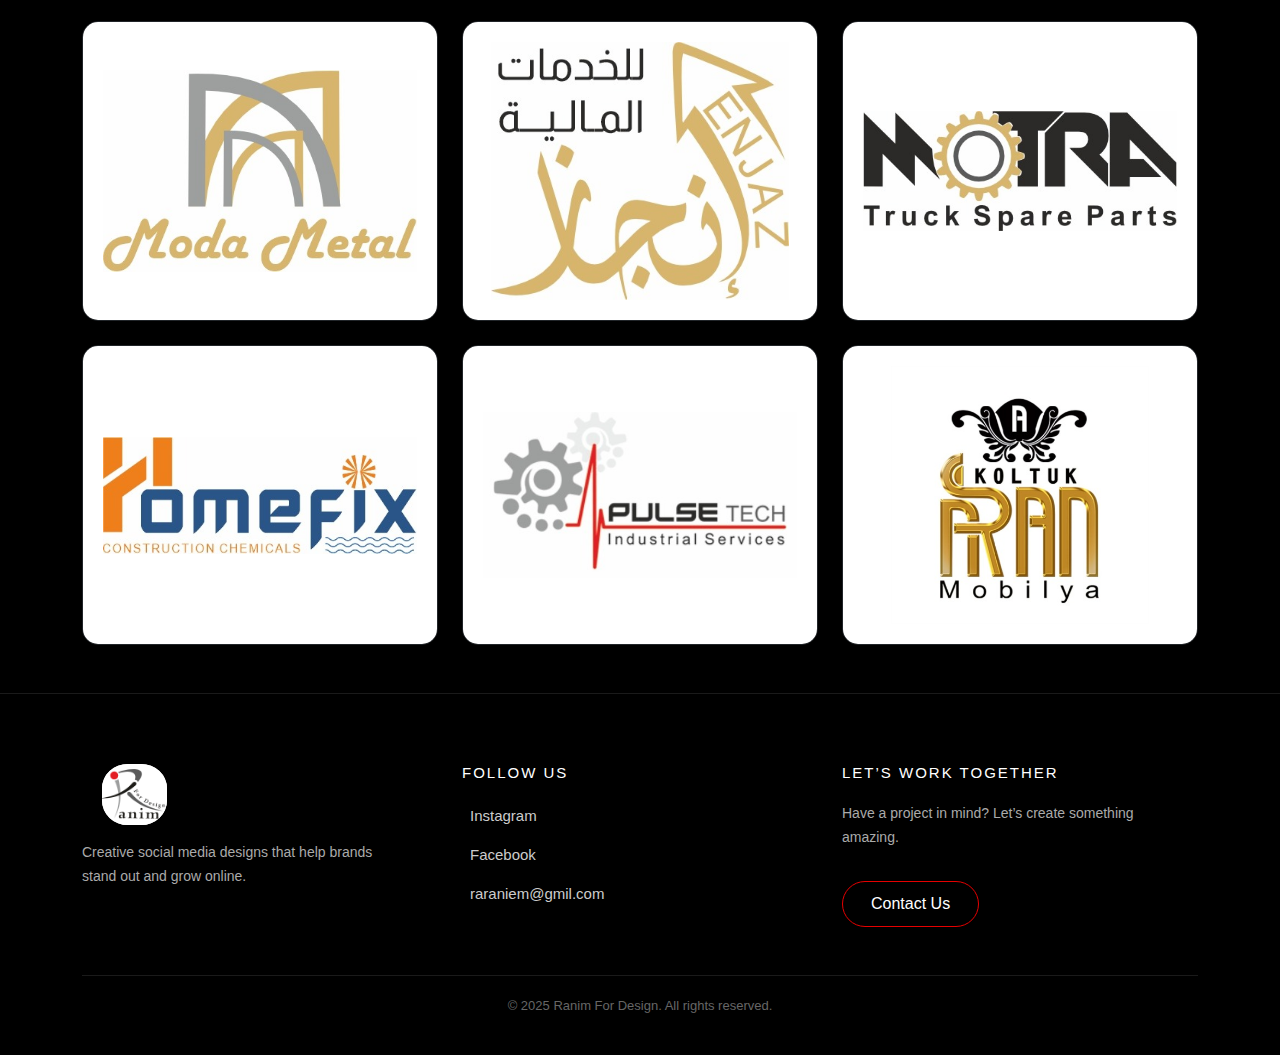
<file: Raraniem/branding/logo.html>
<!DOCTYPE html>
<html lang="en">
<head>
    <meta charset="UTF-8">
    <meta name="viewport" content="width=device-width, initial-scale=1.0">
    <title>Logo Portfolio | Ranim For Design</title>
    <link href="https://cdn.jsdelivr.net/npm/bootstrap@5.3.8/dist/css/bootstrap.min.css" rel="stylesheet">
    <link rel="stylesheet" href="../branding/logo.css">
</head>
<body class="bg-black text-white">

   
  <section id="socialmedia">
<section id="aboutus">
  <section id="socialmedia">
    <nav class="navbar navbar-expand-lg navbar-dark"><!--navbardaki yazilari okunabilir yapmak icin bootstrap sinifi olan navbar-dark kullandim -->
  <div class="container-fluid">
    <a class="navbar-brand" href="/Raraniem.html"><img id="logowidth" src="/img/raraniem.png" alt="Raraniem"></a>
    <button class="navbar-toggler" type="button" data-bs-toggle="collapse" data-bs-target="#navbarNavDropdown" aria-controls="navbarNavDropdown" aria-expanded="false" aria-label="Toggle navigation">
      <span class="navbar-toggler-icon"></span>
    </button>
    <div class="collapse navbar-collapse" id="navbarNavDropdown">
      <ul class="navbar-nav ">
        <li class="nav-item mx-lg-3  ">
          <a class="nav-link active" aria-current="page" href="../Raraniem.html">Home</a>
        </li>
        <li class="nav-item mx-lg-3">
          <a class="nav-link" href="../About Us/AboutUs.html">About Us</a>
        </li>
       
        <li class="nav-item dropdown mx-lg-3">
          <a class="nav-link dropdown-toggle" href="#" role="button" data-bs-toggle="dropdown" aria-expanded="false">
           Services
          </a>
          <ul class="dropdown-menu">
            <li class="dropdown-submenu">
              <a class="dropdown-item sub-toggle" href="#">Branding</a>
              <ul class="dropdown-menu submenu">
                <li><a class="dropdown-item" href="../branding/logo.html">Logo</a></li>
                <li><a class="dropdown-item" href="../branding/Business cards.html">Business cards/Worksheets</a></li>
                <li><a class="dropdown-item" href="../branding/Brochures.html">Brochures/Catalogs/Posters</a></li>
              </ul>
            </li>
            <li><a class="dropdown-item" href="../SOCIAL MEDIA/socialmedia.html">Social Media</a></li>
            <li><a class="dropdown-item" href="#">Photos Coming Soon</a></li>
          </ul>
        </li>
        </ul>
          <ul class="navbar-nav ms-auto"> <!--contact us en saga  koyabilmek icin ms-auto verdim  ve calismasi icin onu ayri bir ul de koydum -->
            <li class="nav-item">
              <a class="nav-link" href="/ContactUs/ContactUs.html"> <button>Contact Us</button></a>
            </li>
          </ul>
    </div>
  </div>
</nav>

    <header class="py-5 text-center">
        <div class="container pt-4">
            <h1 class="display-4 fw-bold text-uppercase">Logo <span class="text-danger">Showcase</span></h1>
            <p class="text-secondary">Our premium collection of 18 unique visual identities.</p>
        </div>
    </header>

<!--logos photos-->
    <section class="container pb-5">
        <div class="row row-cols-1 row-cols-md-2 row-cols-lg-3 g-4">
            
            <div class="col">
                <div class="portfolio-item rounded-4 overflow-hidden border border-dark">
                    <img src="../img/logo/penta.jpeg" alt="penta logo" class="img-fluid" alt="Logo 1">
                    <div class="portfolio-overlay"></div>
                </div>
            </div>

            <div class="col">
                <div class="portfolio-item rounded-4 overflow-hidden border border-dark">
                    <img src="../img/logo/ovenx.jpeg" alt="ovenx logo" class="img-fluid" alt="Logo 2">
                    <div class="portfolio-overlay"></div>
                </div>
            </div>
                
            <div class="col"><div class="portfolio-item rounded-4 overflow-hidden border border-dark"><img src="../img/logo/bakery.jpeg" alt="bakery logo" class="img-fluid"><div class="portfolio-overlay"></div></div></div>
            <div class="col"><div class="portfolio-item rounded-4 overflow-hidden border border-dark"><img src="../img/logo/batus gorup.jpeg" alt="batus group logo" class="img-fluid"><div class="portfolio-overlay"></div></div></div>
            <div class="col"><div class="portfolio-item rounded-4 overflow-hidden border border-dark"><img src="../img/logo/abodaho.jpeg" alt="abodaho logo" class="img-fluid"><div class="portfolio-overlay"></div></div></div>
            <div class="col"><div class="portfolio-item rounded-4 overflow-hidden border border-dark"><img src="../img/logo/food.jpeg" alt="food logo" class="img-fluid"><div class="portfolio-overlay"></div></div></div>
            <div class="col"><div class="portfolio-item rounded-4 overflow-hidden border border-dark"><img src="../img/logo/international.jpeg" alt="international logo" class="img-fluid"><div class="portfolio-overlay"></div></div></div>
            <div class="col"><div class="portfolio-item rounded-4 overflow-hidden border border-dark"><img src="../img/logo/koltuk.jpeg" alt="chair logo" class="img-fluid"><div class="portfolio-overlay"></div></div></div>
            <div class="col"><div class="portfolio-item rounded-4 overflow-hidden border border-dark"><img src="../img/logo/kunefe.jpeg" alt="kunufe logo" class="img-fluid"><div class="portfolio-overlay"></div></div></div>
            <div class="col"><div class="portfolio-item rounded-4 overflow-hidden border border-dark"><img src="../img/logo/lionpower.jpeg" alt="lionpower logo" class="img-fluid"><div class="portfolio-overlay"></div></div></div>
            <div class="col"><div class="portfolio-item rounded-4 overflow-hidden border border-dark"><img src="../img/logo/marifawings.jpeg"  alt="marifawings logo" class="img-fluid"><div class="portfolio-overlay"></div></div></div>
            <div class="col"><div class="portfolio-item rounded-4 overflow-hidden border border-dark"><img src="../img/logo/mekkekuyumculuk.jpeg"  alt="mekkekuyumculuk logo" class="img-fluid"><div class="portfolio-overlay"></div></div></div>
            <div class="col"><div class="portfolio-item rounded-4 overflow-hidden border border-dark"><img src="../img/logo/moda metal.jpeg" alt="moda metal logo"  class="img-fluid"><div class="portfolio-overlay"></div></div></div>
            <div class="col"><div class="portfolio-item rounded-4 overflow-hidden border border-dark"><img src="../img/logo/najla.jpeg" alt="najla logo" class="img-fluid"><div class="portfolio-overlay"></div></div></div>
            <div class="col"><div class="portfolio-item rounded-4 overflow-hidden border border-dark"><img src="../img/logo/notra.jpeg" alt="notra logo" class="img-fluid"><div class="portfolio-overlay"></div></div></div>
            <div class="col"><div class="portfolio-item rounded-4 overflow-hidden border border-dark"><img src="../img/logo/omefix.jpeg" alt="omefix logo" class="img-fluid"><div class="portfolio-overlay"></div></div></div>
            <div class="col"><div class="portfolio-item rounded-4 overflow-hidden border border-dark"><img src="../img/logo/plusetech.jpeg" alt="plusetech logo" class="img-fluid"><div class="portfolio-overlay"></div></div></div>
            <div class="col"><div class="portfolio-item rounded-4 overflow-hidden border border-dark"><img src="../img/logo/ranmobilya.jpeg" alt="plusetech logo" class="img-fluid"><div class="portfolio-overlay"></div></div></div>
                       
        </div>
    </section>


<footer class="social-footer">
  <div class="container">
    <div class="row gy-4 align-items-start">

      <!-- LOGO -->
      <div class="col-md-4">
        <img  src="/img/raraniem.png" alt="Ranim Logo" class="footer-logo mb-3  ">
        <p class="footer-desc">
          Creative social media designs that help brands stand out and grow online.
        </p>
      </div>

      <!-- SOCIAL MEDIA -->
      <div class="col-md-4">
        <h6 class="footer-title">Follow Us</h6>
        <ul class="footer-social-list">
          <li>
            <a href="https://www.instagram.com/ranimfordesign/" target="_blank">
              <i class="bi bi-instagram"></i> Instagram
            </a>
          </li>
          <li>
            <a href="https://www.facebook.com/ranimfordesign" target="_blank">
              <i class="bi bi-facebook"></i> Facebook
            </a>
          </li>
          <li>
            <a href="#">
              <i></i> raraniem@gmil.com
            </a>
          </li>
        </ul>
      </div>

      <!-- CONTACT -->
      <div class="col-md-4">
        <h6 class="footer-title">Let’s Work Together</h6>
        <p class="footer-desc">
          Have a project in mind? Let’s create something amazing.
        </p>
        <a href="../ContactUs/ContactUs.html" class="footer-btn">
          Contact Us
        </a>
      </div>
    </div>
    <div class="footer-bottom text-center mt-5">
      © 2025 Ranim For Design. All rights reserved.
    </div>
  </div>
</footer>




    <script src="https://cdn.jsdelivr.net/npm/bootstrap@5.3.8/dist/js/bootstrap.bundle.min.js"></script>
  </body>
</html>
</file>
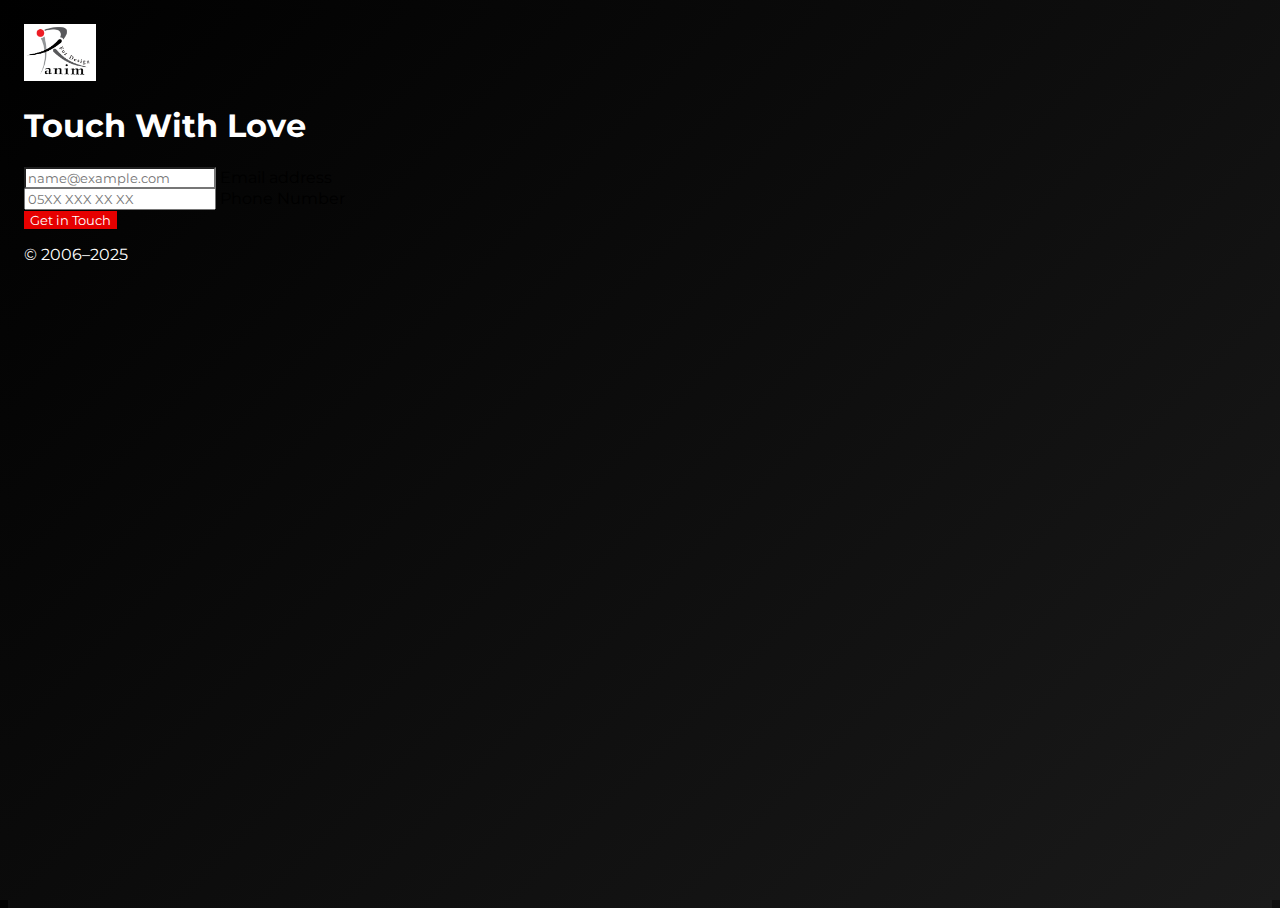
<file: Raraniem/ContactUs/ContactUs.html>
<!DOCTYPE html>
<html lang="en">
<head>
    <meta charset="UTF-8">
    <meta name="viewport" content="width=device-width, initial-scale=1.0">  
    
        <link href="https://cdn.jsdelivr.net/npm/bootstrap@5.3.8/dist/css/bootstrap.min.css" rel="stylesheet" integrity="sha384-sRIl4kxILFvY47J16cr9ZwB07vP4J8+LH7qKQnuqkuIAvNWLzeN8tE5YBujZqJLB" crossorigin="anonymous">
    <link rel="stylesheet" href="ContactUs.css">
    <title>ContactUS</title>
</head>
<body class="d-flex align-items-center justify-content-center ve vh-100">

    
<main class="form-signin w-100 m-auto">
     <form> <img class="mb-4 mx-auto d-block " src="/img/logo Ranim png.png" alt="logo-raniem" width="72" height="57" > <h1 class="h3 mb-3 fw-normal text-center">Touch With Love</h1>
     <div class="form-floating"> <input type="email" class="form-control" id="floatingInput" placeholder="name@example.com"> 
    <label for="floatingInput">Email address</label> </div> 
    <div class="form-floating mb-3">
    <input type="tel" class="form-control" id="phoneInput" placeholder="05XX XXX XX XX" required> <label for="phoneInput"">Phone Number</label>
    </div> <div class="form-check text-start my-3">  
                  
     </div> <button id="gettouchBt" class="btn btn-primary w-100 py-2" type="submit">Get in Touch</button> <p class="mt-5 mb-3 text-body-secondary text-center" id="since">© 2006–2025</p> </form> </main>


 <script src="https://cdn.jsdelivr.net/npm/bootstrap@5.3.8/dist/js/bootstrap.bundle.min.js" integrity="sha384-FKyoEForCGlyvwx9Hj09JcYn3nv7wiPVlz7YYwJrWVcXK/BmnVDxM+D2scQbITxI" crossorigin="anonymous"></script>   
</body>
</html>
</file>
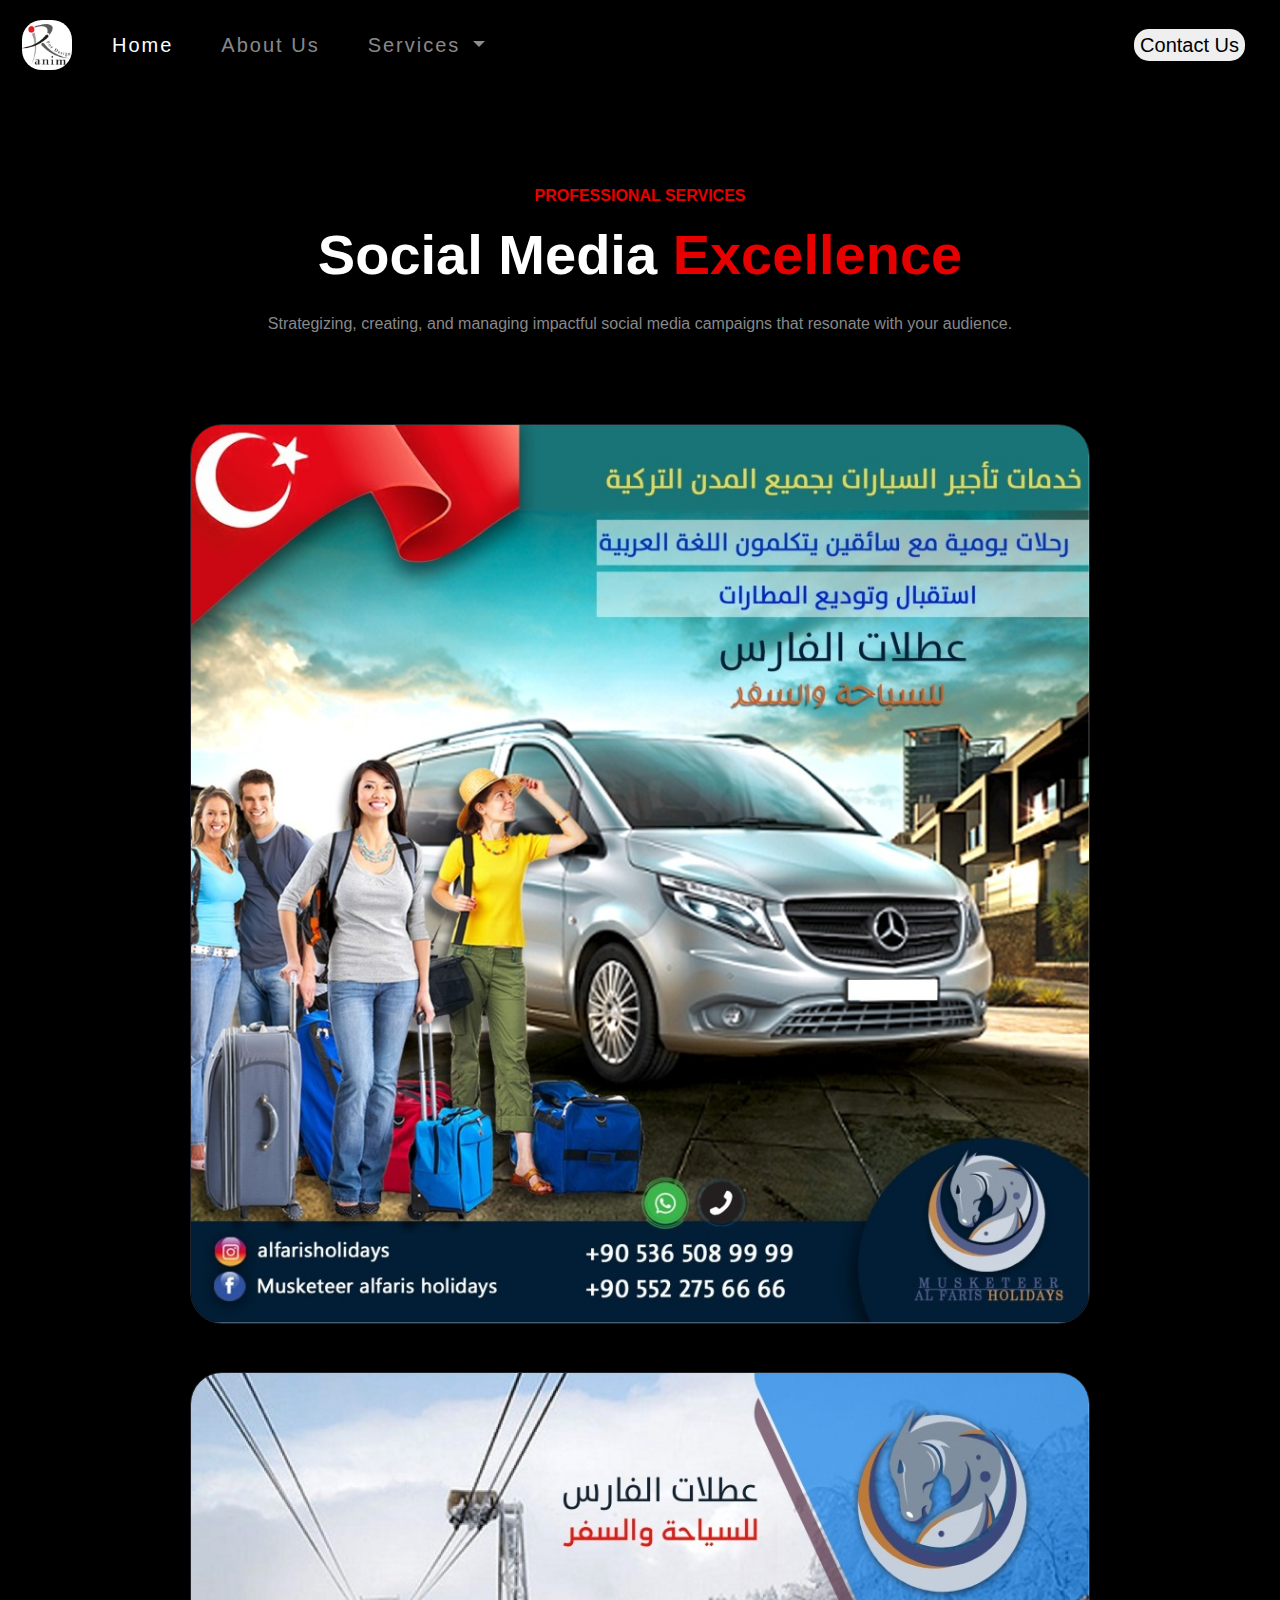
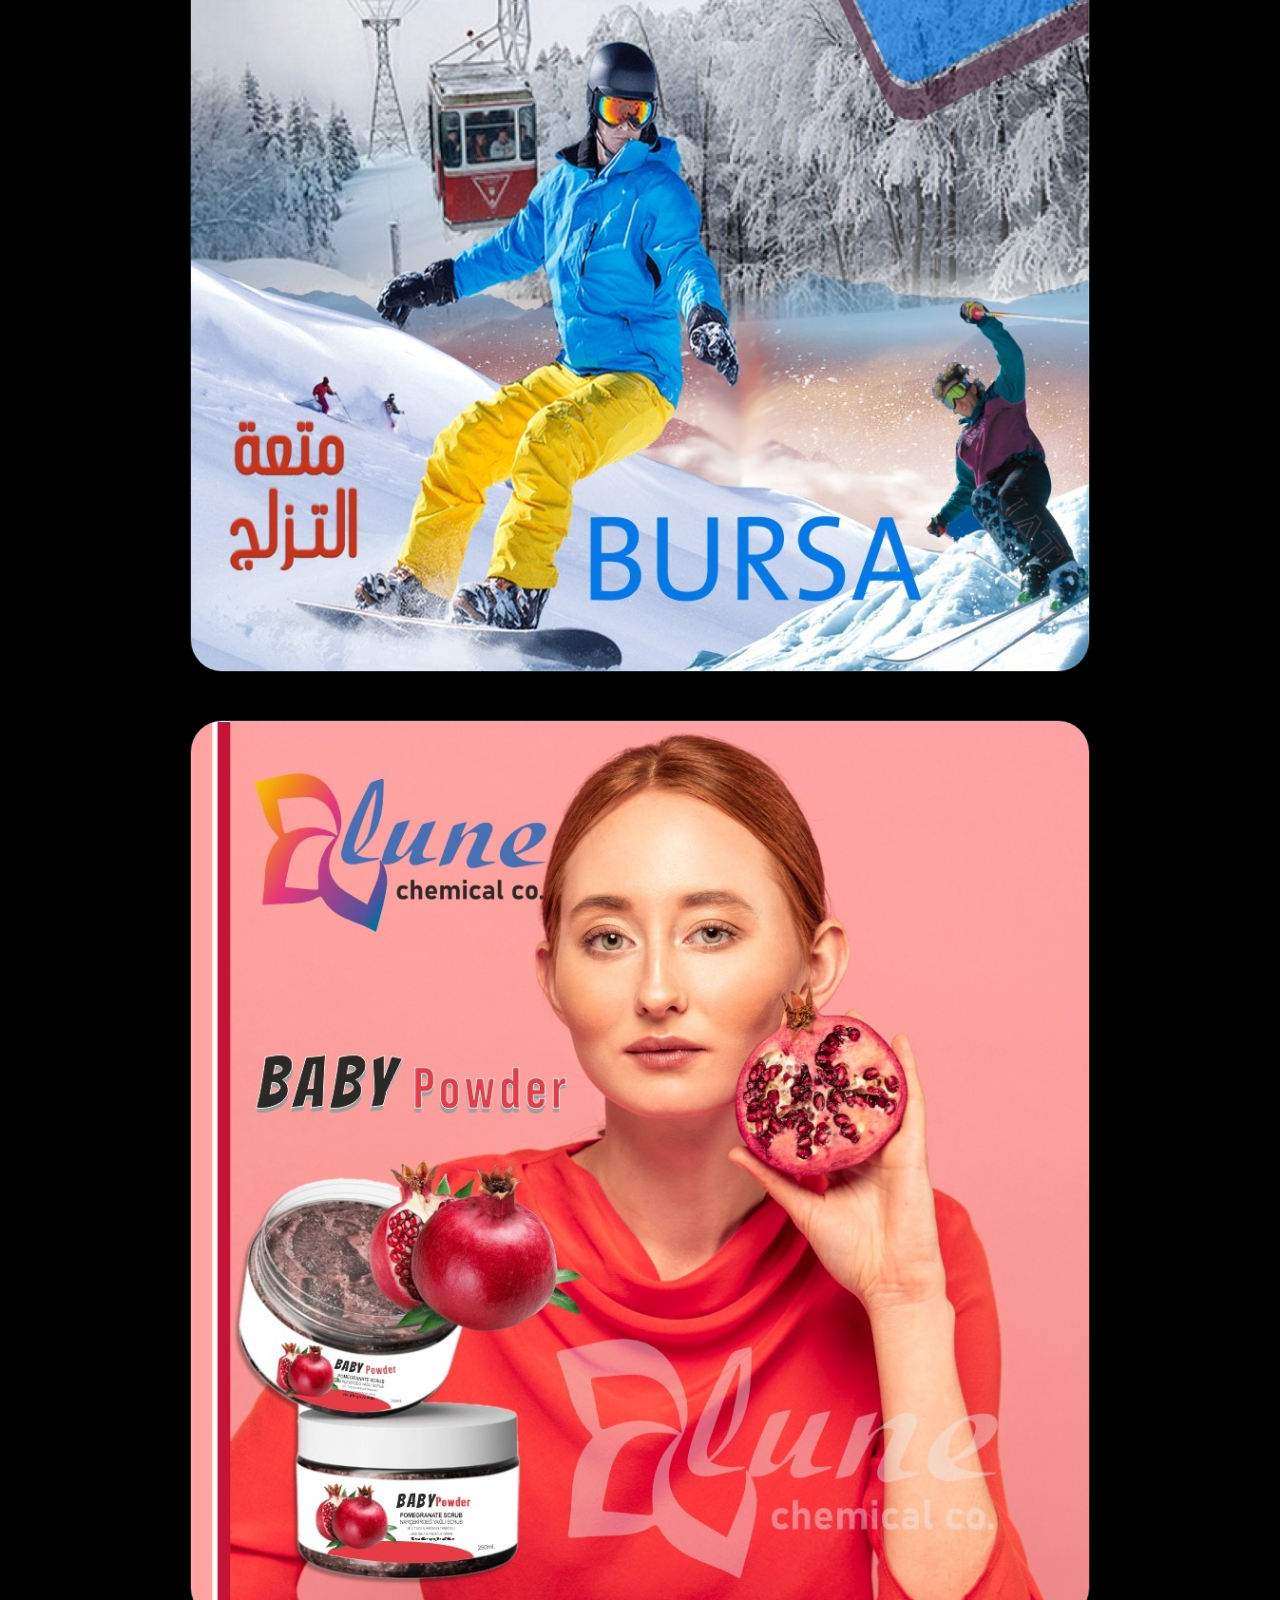
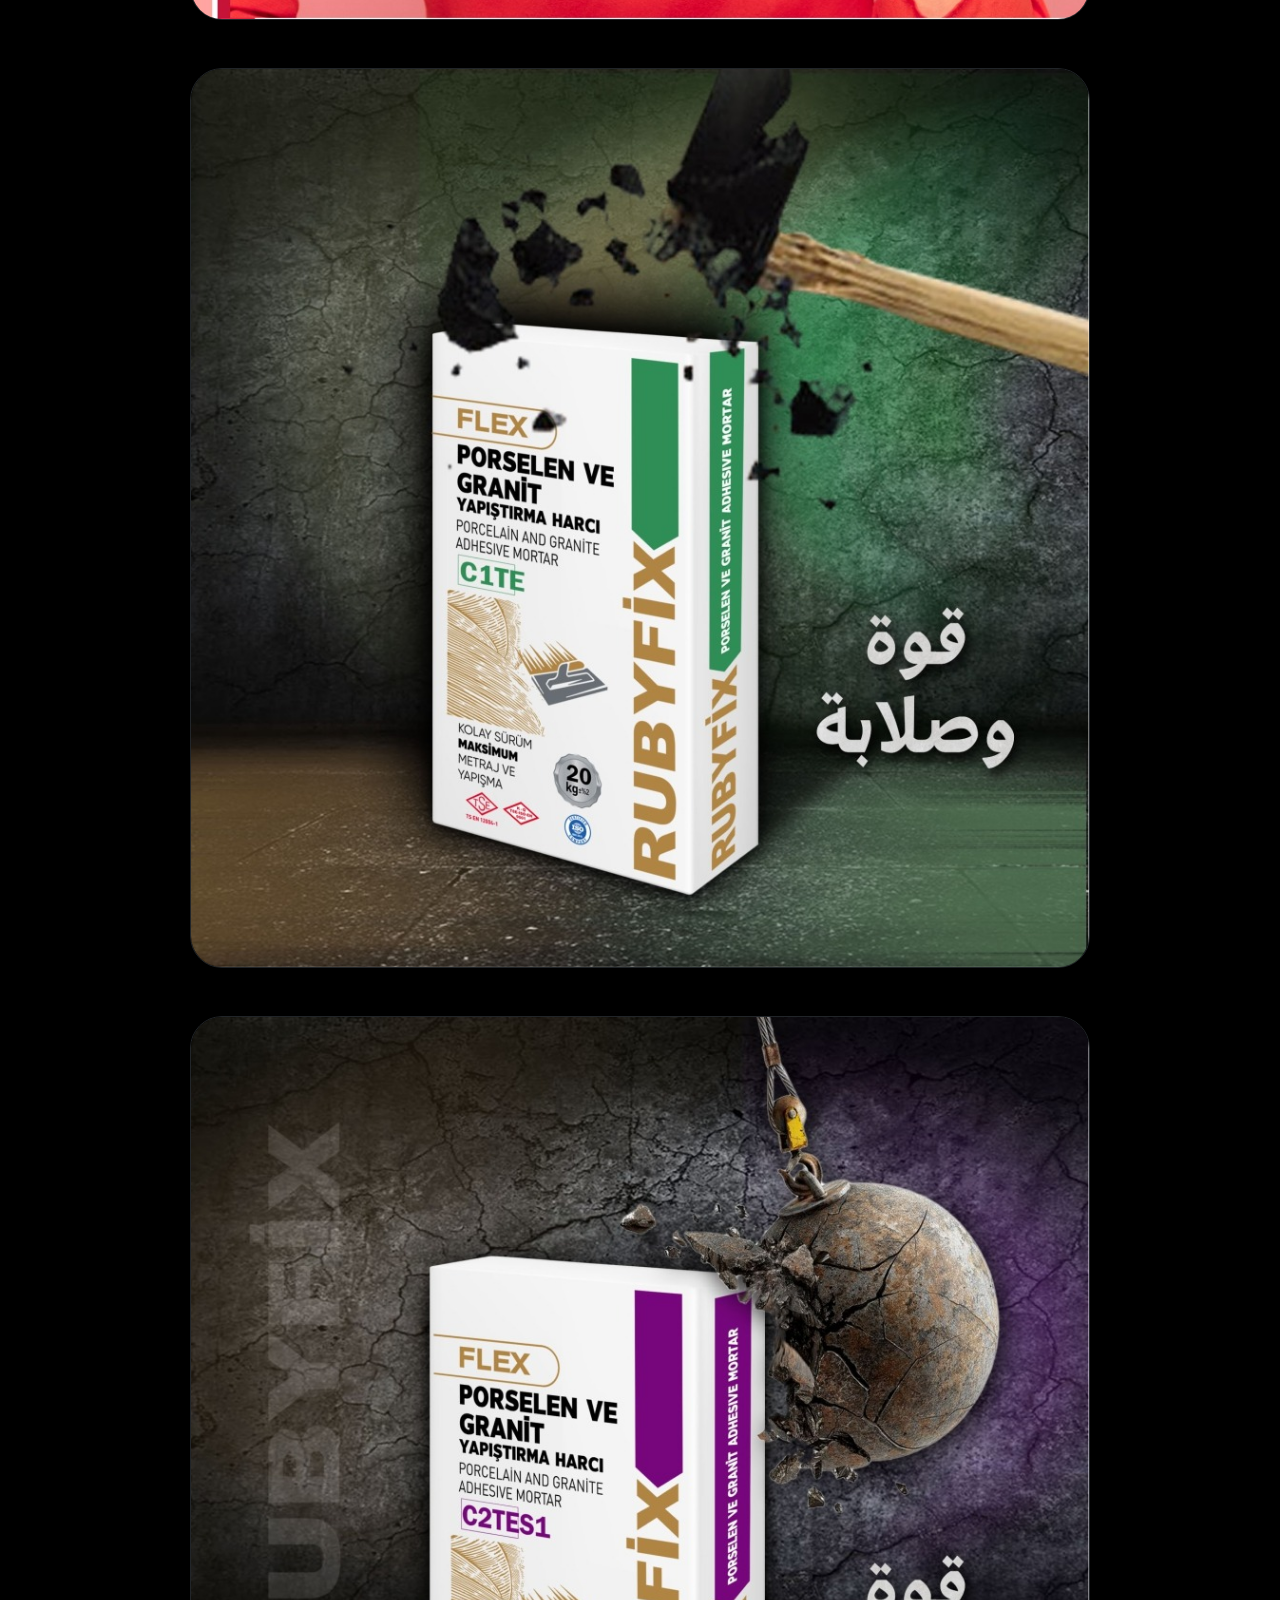
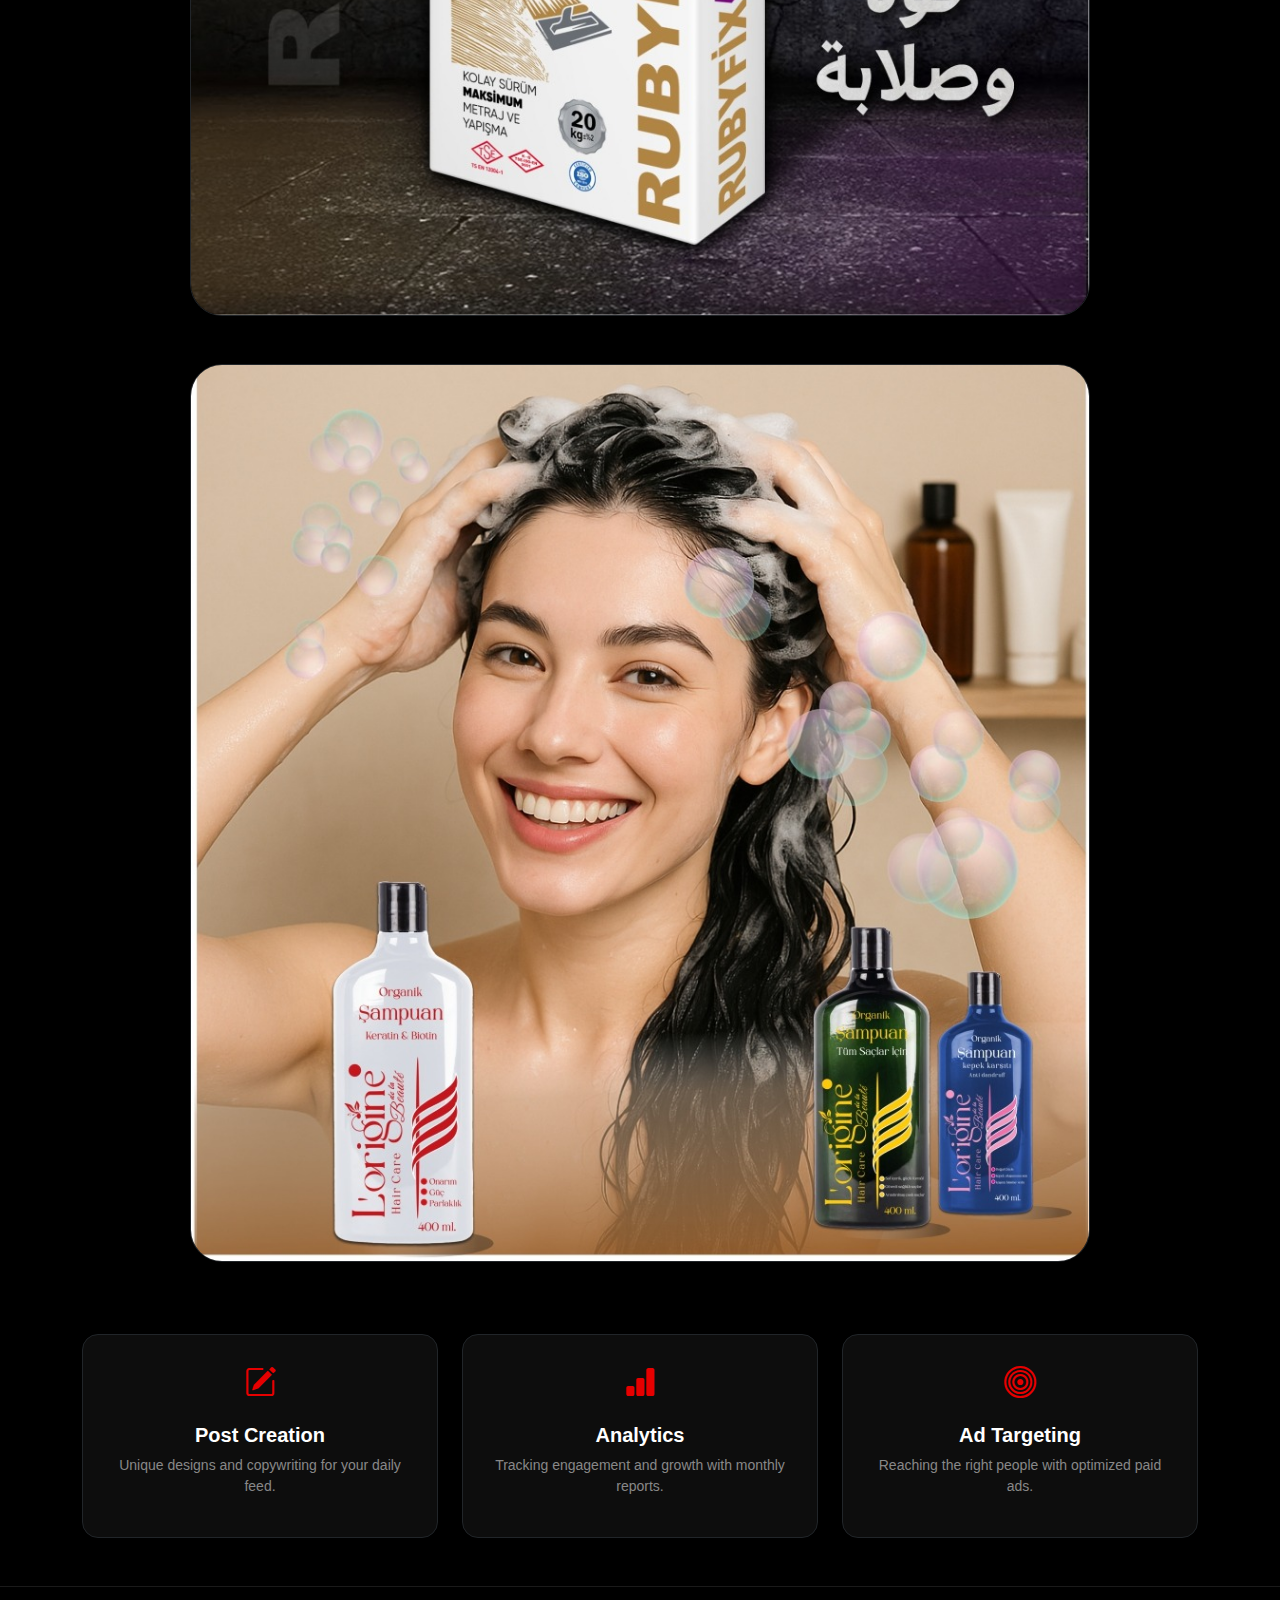
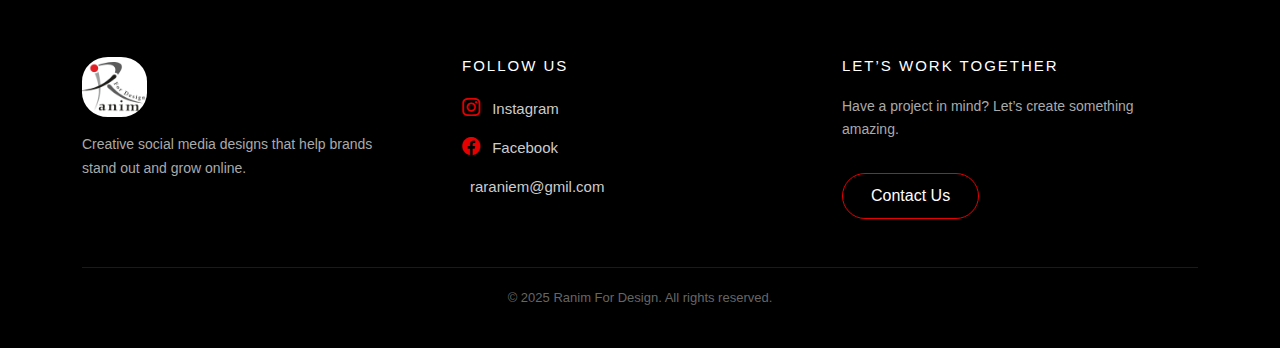
<file: Raraniem/SOCIAL MEDIA/socialmedia.html>
<!DOCTYPE html>
<html lang="en">
<head>
    <meta charset="UTF-8">
    <meta name="viewport" content="width=device-width, initial-scale=1.0">
    <title>Social Media Services | Ranim For Design</title>
    <link href="https://cdn.jsdelivr.net/npm/bootstrap@5.3.8/dist/css/bootstrap.min.css" rel="stylesheet">
    <link rel="stylesheet" href="https://cdn.jsdelivr.net/npm/bootstrap-icons@1.11.3/font/bootstrap-icons.min.css">
    <link rel="stylesheet" href="socialmedia.css">
</head>
<body class="bg-black text-white">

    

<section id="socialmedia">
    <nav class="navbar navbar-expand-lg navbar-dark"><!--navbardaki yazilari okunabilir yapmak icin bootstrap sinifi olan navbar-dark kullandim -->
  <div class="container-fluid">
    <a class="navbar-brand" href="/Raraniem.html"><img id="logowidth" src="/img/raraniem.png" alt="Raraniem"></a>
    <button class="navbar-toggler" type="button" data-bs-toggle="collapse" data-bs-target="#navbarNavDropdown" aria-controls="navbarNavDropdown" aria-expanded="false" aria-label="Toggle navigation">
      <span class="navbar-toggler-icon"></span>
    </button>
    <div class="collapse navbar-collapse" id="navbarNavDropdown">
      <ul class="navbar-nav ">
        <li class="nav-item mx-lg-3  ">
          <a class="nav-link active" aria-current="page" href="../Raraniem.html">Home</a>
        </li>
        <li class="nav-item mx-lg-3">
          <a class="nav-link" href="../About Us/AboutUs.html">About Us</a>
        </li>
       
        <li class="nav-item dropdown mx-lg-3">
          <a class="nav-link dropdown-toggle" href="#" role="button" data-bs-toggle="dropdown" aria-expanded="false">
           Services
          </a>
          <ul class="dropdown-menu">
            <li class="dropdown-submenu">
              <a class="dropdown-item sub-toggle" href="#">Branding</a>
              <ul class="dropdown-menu submenu">
                <li><a class="dropdown-item" href="../branding/logo.html">Logo</a></li>
                <li><a class="dropdown-item" href="../branding/Business cards.html">Business cards/Worksheets</a></li>
                <li><a class="dropdown-item" href="../branding/Brochures.html">Brochures/Catalogs/Posters</a></li>
              </ul>
            </li>
            <li><a class="dropdown-item" href="../SOCIAL MEDIA/socialmedia.html">Social Media</a></li>
            <li><a class="dropdown-item" href="#">Photos Coming Soon</a></li>
          </ul>
        </li>
        </ul>
          <ul class="navbar-nav ms-auto"> <!--contact us en saga  koyabilmek icin ms-auto verdim  ve calismasi icin onu ayri bir ul de koydum -->
            <li class="nav-item">
              <a class="nav-link" href="/ContactUs/ContactUs.html"> <button>Contact Us</button></a>
            </li>
          </ul>
    </div>
  </div>
</nav>

    <header class="py-5 text-center">
        <div class="container pt-5">
            <h6 class="text-danger fw-bold text-uppercase mb-3">Professional Services</h6>
            <h1 class="display-4 fw-bold mb-4">Social Media <span class="text-danger">Excellence</span></h1>
            <p class="text-secondary mx-auto" style="max-width: 750px;">
                Strategizing, creating, and managing impactful social media campaigns that resonate with your audience.
            </p>
        </div>
    </header>

    <section class="py-4 col-lg-12">
        <div class="container text-center">
            <div class="main-image-wrapper">
                <img src="../img/socialmedia/alfaris.jpeg" class="img-fluid rounded-5 shadow-lg border border-dark" alt="Social Media Work alfaris">
            </div>
        </div>
    </section>
    <section class="py-4 col-lg-12">
        <div class="container text-center">
            <div class="main-image-wrapper">
                <img src="../img/socialmedia/alfaris2.jpeg" class="img-fluid rounded-5 shadow-lg border border-dark" alt="Social Media Work alfaris2">
            </div>
        </div>
    </section>
     <section class="py-4 col-lg-12">
        <div class="container text-center">
            <div class="main-image-wrapper">
                <img src="../img/socialmedia/babypowder.jpeg" class="img-fluid rounded-5 shadow-lg border border-dark" alt="Social Media Work babypowder">
            </div>
        </div>
    </section>
     <section class="py-4 col-lg-12">
        <div class="container text-center">
            <div class="main-image-wrapper">
                <img src="../img/socialmedia/flex.jpeg" class="img-fluid rounded-5 shadow-lg border border-dark" alt="Social Media Work flex">
            </div>
        </div>
    </section>
     <section class="py-4 col-lg-12">
        <div class="container text-center">
            <div class="main-image-wrapper">
                <img src="../img/socialmedia/porselengranit.jpeg" class="img-fluid rounded-5 shadow-lg border border-dark" alt="Social Media Work porselengranit">
            </div>
        </div>
    </section>
     <section class="py-4 col-lg-12">
        <div class="container text-center">
            <div class="main-image-wrapper">
                <img src="../img/socialmedia/soap2.jpeg" class="img-fluid rounded-5 shadow-lg border border-dark" alt="Social Media Work soap">
            </div>
        </div>
    </section>

    <section class="py-5">
        <div class="container">
            <div class="row g-4 text-center">
                <div class="col-md-4">
                    <div class="p-4 border border-dark rounded-4 h-100 bg-dark-soft">
                        <i class="bi bi-pencil-square text-danger fs-2"></i>
                        <h5 class="mt-3 fw-bold">Post Creation</h5>
                        <p class="small text-secondary">Unique designs and copywriting for your daily feed.</p>
                    </div>
                </div>
                <div class="col-md-4">
                    <div class="p-4 border border-dark rounded-4 h-100 bg-dark-soft">
                        <i class="bi bi-bar-chart-fill text-danger fs-2"></i>
                        <h5 class="mt-3 fw-bold">Analytics</h5>
                        <p class="small text-secondary">Tracking engagement and growth with monthly reports.</p>
                    </div>
                </div>
                <div class="col-md-4">
                    <div class="p-4 border border-dark rounded-4 h-100 bg-dark-soft">
                        <i class="bi bi-bullseye text-danger fs-2"></i>
                        <h5 class="mt-3 fw-bold">Ad Targeting</h5>
                        <p class="small text-secondary">Reaching the right people with optimized paid ads.</p>
                    </div>
                </div>
            </div>
        </div>
    </section>
    </section>

<section id="footer">
<footer class="social-footer">
  <div class="container">
    <div class="row gy-4 align-items-start">
      <!-- LOGO -->
      <div class="col-md-4">
        <img src="/img/raraniem.png" alt="Ranim Logo" class="footer-logo mb-3">
        <p class="footer-desc">
          Creative social media designs that help brands stand out and grow online.
        </p>
      </div>
      <!-- SOCIAL MEDIA -->
      <div class="col-md-4">
        <h6 class="footer-title">Follow Us</h6>
        <ul class="footer-social-list">
          <li>
            <a href="https://www.instagram.com/ranimfordesign/" target="_blank">
              <i class="bi bi-instagram"></i> Instagram
            </a>
          </li>
          <li>
            <a href="https://www.facebook.com/ranimfordesign" target="_blank">
              <i class="bi bi-facebook"></i> Facebook
            </a>
          </li>
          <li>
            <a href="#">
              <i></i> raraniem@gmil.com
            </a>
          </li>
        </ul>
      </div>
      <!-- CONTACT -->
      <div class="col-md-4">
        <h6 class="footer-title">Let’s Work Together</h6>
        <p class="footer-desc">
          Have a project in mind? Let’s create something amazing.
        </p>
        <a href="../ContactUs/ContactUs.html" class="footer-btn">
          Contact Us
        </a>
      </div>
    </div>
    <div class="footer-bottom text-center mt-5">
      © 2025 Ranim For Design. All rights reserved.
    </div>
  </div>
</footer>


</section>

    <script src="https://cdn.jsdelivr.net/npm/bootstrap@5.3.8/dist/js/bootstrap.bundle.min.js"></script>
</body>
</html>
</file>
<file: style.css>
@import url('https://fonts.googleapis.com/css2?family=Montserrat:ital,wght@0,100..900;1,100..900&display=swap');
@import url('https://fonts.googleapis.com/css2?family=Quando&display=swap');
@import url('https://fonts.googleapis.com/css2?family=Open+Sans:ital,wght@0,300..800;1,300..800&display=swap');
*{
     font-family: "Montserrat", sans-serif;
     
}

#logowidth{
    width:50px;
    height: 50px;
    border-radius: 40%;
    margin-left: 10px;
    transition: 0.6s;

}
#logowidth:hover{ 
  transform: scale(1.2); /* Fare uzerine gelince %20 buyur */
}

.navbar  {
    background-color: #000000 !important;
    padding: 15px 0; /* Biraz daha geniş ve şık durması için */
     background-attachment: fixed;
}

/* Menü linklerinin üzerine gelince logondaki kırmızı olması için */
.navbar-dark .navbar-nav .nav-link:hover  {
    color: #E60000 !important; /* Logondaki kırmızı tonu */
    transition: 0.9s; /* Geçişin yumuşak olması için */
}
.nav-link {
    font-size: 20px; /* Biraz küçültüp harf aralığı açmak daha şık durur */
    letter-spacing: 2px; 
    font-weight: 500;
}
 button {
    font-size: 20px ;
    border-radius: 15px;/* butt*/
    border: none;
    margin-right: 15px;
    transition: 0.6s;
}
 button:hover{
    background-color: #E60000 ; 
    transition: 0.6s;
    color: white;
    transform: scale(1.2); /* Fare uzerine gelince %20 buyur */
}

/* Alt menü kapsayıcısını konumlandır */
.dropdown-submenu {
  position: relative;
}

/* Alt menüyü başlangıçta gizle ve sağa konumlandır */
.dropdown-submenu .submenu {
  display: none;
  position: absolute;
  left: 100%; /* Ana menünün tam sağından başlar */
  top: 0;
  margin-top: -1px;
}
/* Fareyle üzerine gelindiğinde alt menüyü göster */
.dropdown-submenu:hover > .submenu {
  display: block;
}


/* dropdown  Mobil Ayarlar ıcın */
@media (max-width: 920px){
  .dropdown-submenu .submenu {
    position: static; /* لا يجعل السطفاف على اليمين */
    display: none;    /* Varsayılan olarak kapalı tutar */
    width: 100%;
    border: none;
    background: #f8f9fa; /* Alt menu olduğu anlaşılsın diye hafif farklı renk */
    padding-left: 20px;  /* İçeride olduğunu belli etmek için girinti */
  }

  /* Mobil cihazda tıklandığında veya odaklanıldığında açılması için */
  .dropdown-submenu:focus-within > .submenu,
  .dropdown-submenu:hover > .submenu {
    display: block;
  }

  .dropdown-item.sub-toggle::after {
    content: "▾"; /* Aşağı ok işareti mobilde daha mantıklıdır */
  }
}
.resimKapsayici{
position:relative
}
.anayazi{
  position:absolute;
  left:700px;top:10px;
  font-size: 60px;
  font-family: "Quando", serif;
}
.altyazi{
  position:absolute;
  left:500px;top:657px;
  font-size: 45px;
  font-family: "Open Sans", sans-serif;
  color: white;
  background-color: #E60000;
  border-radius: 20px 0px 20px 0px;

}
/*resim uzerindeki yazi icin */
@media (min-width: 300px) and (max-width:1280px){
.resimKapsayici {
  position: relative;
}

.anayazi {
  position: absolute;
  left: 47%;
  top: 5%;
  transform: translateX(-50%);
  font-size: 3.3vw;
}

.altyazi {
  position: absolute;
  left: 50%;
  top: 92%;
  transform: translateX(-50%);
  font-size: 2.5vw;
   
}
}
/*daha buyuk ekranlara uymasi icin*/
@media (min-width: 1281px) and (max-width:3300px){
.resimKapsayici {
  position: relative;
}

.anayazi {
  position: absolute;
  left: 47%;
  top: 5%;
  transform: translateX(-50%);
  font-size: 3.3vw;
}

.altyazi {
  position: absolute;
  left: 50%;
  top: 92%;
  transform: translateX(-50%);
  font-size: 2.5vw;
   
}
}

.altyazi:hover{
  background-color:#212121;
  color: #E60000  ;
  cursor: pointer;
  transition: 0.7s;
}

.custom-card {
    background-color: #000000 !important; 
    color: #ffffff !important;           
    transition: transform 0.3s ease;    /*gecis suresi */ /*ease yumusak gecis icin*/
}

/* kartlar uzerine hover yapmasi */
.custom-card:hover {
    border-color: #E60000 !important;   /* border kirmizi olmasi icin */
    transform: translateY(-5px);         
    box-shadow: 0 10px 20px rgba(230, 0, 0, 0.2) !important; /* hafif kirmiszi golge icin */
}
#photos {
  margin-top: 100px;
  background-color: #38383810;
}

#move:hover{
    transform: scale(1.1) !important; 
    transition: 0.6s;
    
}
.social-footer {
  background-color: #000;
  padding: 70px 0 40px;
  border-top: 1px solid #1a1a1a;
}

.footer-logo {
  width: 65px;
  border-radius: 40%;
  transition: 0.5s;
}
.footer-logo:hover {
  transform: scale(1.15);
}

.footer-title {
  color: #fff;
  font-size: 15px;
  letter-spacing: 2px;
  margin-bottom: 20px;
  text-transform: uppercase;
}

.footer-desc {
  color: #aaa;
  font-size: 14px;
  line-height: 1.7;
  max-width: 300px;
}

.footer-social-list {
  list-style: none;
  padding: 0;
}
.footer-social-list li {
  margin-bottom: 12px;
}

.footer-social-list a {
  color: #ccc;
  text-decoration: none;
  font-size: 15px;
  transition: 0.4s;
}
.footer-social-list a i {
  color: #E60000;
  margin-right: 8px;
  font-size: 18px;
}

.footer-social-list a:hover {
  color: #E60000;
  transform: translateX(5px);
}

.footer-btn {
  display: inline-block;
  margin-top: 15px;
  padding: 10px 28px;
  border: 1px solid #E60000;
  color: #fff;
  text-decoration: none;
  border-radius: 30px;
  transition: 0.4s;
}
.footer-btn:hover {
  background-color: #E60000;
  color: #fff;
}

.footer-bottom {
  color: #666;
  font-size: 13px;
  border-top: 1px solid #1a1a1a;
  padding-top: 20px;
}
</file>
<file: Raraniem/Raraniem.css>
@import url('https://fonts.googleapis.com/css2?family=Montserrat:ital,wght@0,100..900;1,100..900&display=swap');
@import url('https://fonts.googleapis.com/css2?family=Quando&display=swap');
@import url('https://fonts.googleapis.com/css2?family=Open+Sans:ital,wght@0,300..800;1,300..800&display=swap');
*{
     font-family: "Montserrat", sans-serif;
     
}

#logowidth{
    width:50px;
    height: 50px;
    border-radius: 40%;
    margin-left: 10px;
    transition: 0.6s;

}
#logowidth:hover{ 
  transform: scale(1.2); /* Fare uzerine gelince %20 buyur */
}

.navbar  {
    background-color: #000000 !important;
    padding: 15px 0; /* Biraz daha geniş ve şık durması için */
     background-attachment: fixed;
}

/* Menü linklerinin üzerine gelince logondaki kırmızı olması için */
.navbar-dark .navbar-nav .nav-link:hover  {
    color: #E60000 !important; /* Logondaki kırmızı tonu */
    transition: 0.9s; /* Geçişin yumuşak olması için */
}
.nav-link {
    font-size: 20px; /* Biraz küçültüp harf aralığı açmak daha şık durur */
    letter-spacing: 2px; 
    font-weight: 500;
}
 button {
    font-size: 20px ;
    border-radius: 15px;/* butt*/
    border: none;
    margin-right: 15px;
    transition: 0.6s;
}
 button:hover{
    background-color: #E60000 ; 
    transition: 0.6s;
    color: white;
    transform: scale(1.2); /* Fare uzerine gelince %20 buyur */
}

/* Alt menü kapsayıcısını konumlandır */
.dropdown-submenu {
  position: relative;
}

/* Alt menüyü başlangıçta gizle ve sağa konumlandır */
.dropdown-submenu .submenu {
  display: none;
  position: absolute;
  left: 100%; /* Ana menünün tam sağından başlar */
  top: 0;
  margin-top: -1px;
}
/* Fareyle üzerine gelindiğinde alt menüyü göster */
.dropdown-submenu:hover > .submenu {
  display: block;
}


/* dropdown  Mobil Ayarlar ıcın */
@media (max-width: 920px){
  .dropdown-submenu .submenu {
    position: static; /* لا يجعل السطفاف على اليمين */
    display: none;    /* Varsayılan olarak kapalı tutar */
    width: 100%;
    border: none;
    background: #f8f9fa; /* Alt menu olduğu anlaşılsın diye hafif farklı renk */
    padding-left: 20px;  /* İçeride olduğunu belli etmek için girinti */
  }

  /* Mobil cihazda tıklandığında veya odaklanıldığında açılması için */
  .dropdown-submenu:focus-within > .submenu,
  .dropdown-submenu:hover > .submenu {
    display: block;
  }

  .dropdown-item.sub-toggle::after {
    content: "▾"; /* Aşağı ok işareti mobilde daha mantıklıdır */
  }
}
.resimKapsayici{
position:relative
}
.anayazi{
  position:absolute;
  left:700px;top:10px;
  font-size: 60px;
  font-family: "Quando", serif;
}
.altyazi{
  position:absolute;
  left:500px;top:657px;
  font-size: 45px;
  font-family: "Open Sans", sans-serif;
  color: white;
  background-color: #E60000;
  border-radius: 20px 0px 20px 0px;

}
/*resim uzerindeki yazi icin */
@media (min-width: 300px) and (max-width:1280px){
.resimKapsayici {
  position: relative;
}

.anayazi {
  position: absolute;
  left: 47%;
  top: 5%;
  transform: translateX(-50%);
  font-size: 3.3vw;
}

.altyazi {
  position: absolute;
  left: 50%;
  top: 92%;
  transform: translateX(-50%);
  font-size: 2.5vw;
   
}
}
/*daha buyuk ekranlara uymasi icin*/
@media (min-width: 1281px) and (max-width:3300px){
.resimKapsayici {
  position: relative;
}

.anayazi {
  position: absolute;
  left: 47%;
  top: 5%;
  transform: translateX(-50%);
  font-size: 3.3vw;
}

.altyazi {
  position: absolute;
  left: 50%;
  top: 92%;
  transform: translateX(-50%);
  font-size: 2.5vw;
   
}
}

.altyazi:hover{
  background-color:#212121;
  color: #E60000  ;
  cursor: pointer;
  transition: 0.7s;
}

.custom-card {
    background-color: #000000 !important; 
    color: #ffffff !important;           
    transition: transform 0.3s ease;    /*gecis suresi */ /*ease yumusak gecis icin*/
}

/* kartlar uzerine hover yapmasi */
.custom-card:hover {
    border-color: #E60000 !important;   /* border kirmizi olmasi icin */
    transform: translateY(-5px);         
    box-shadow: 0 10px 20px rgba(230, 0, 0, 0.2) !important; /* hafif kirmiszi golge icin */
}
#photos {
  margin-top: 100px;
  background-color: #38383810;
}

#move:hover{
    transform: scale(1.1) !important; 
    transition: 0.6s;
    
}
.social-footer {
  background-color: #000;
  padding: 70px 0 40px;
  border-top: 1px solid #1a1a1a;
}

.footer-logo {
  width: 65px;
  border-radius: 40%;
  transition: 0.5s;
}
.footer-logo:hover {
  transform: scale(1.15);
}

.footer-title {
  color: #fff;
  font-size: 15px;
  letter-spacing: 2px;
  margin-bottom: 20px;
  text-transform: uppercase;
}

.footer-desc {
  color: #aaa;
  font-size: 14px;
  line-height: 1.7;
  max-width: 300px;
}

.footer-social-list {
  list-style: none;
  padding: 0;
}
.footer-social-list li {
  margin-bottom: 12px;
}

.footer-social-list a {
  color: #ccc;
  text-decoration: none;
  font-size: 15px;
  transition: 0.4s;
}
.footer-social-list a i {
  color: #E60000;
  margin-right: 8px;
  font-size: 18px;
}

.footer-social-list a:hover {
  color: #E60000;
  transform: translateX(5px);
}

.footer-btn {
  display: inline-block;
  margin-top: 15px;
  padding: 10px 28px;
  border: 1px solid #E60000;
  color: #fff;
  text-decoration: none;
  border-radius: 30px;
  transition: 0.4s;
}
.footer-btn:hover {
  background-color: #E60000;
  color: #fff;
}

.footer-bottom {
  color: #666;
  font-size: 13px;
  border-top: 1px solid #1a1a1a;
  padding-top: 20px;
}
</file>
<file: Raraniem/About Us/AboutUs.css>
/* Genel Ayarlar */
body {
    background-color: #000000 !important;
    font-family: 'Inter', sans-serif;
    overflow-x: hidden;
}

/* Header Arka Plan Efekti */
.about-header {
    background: radial-gradient(circle at center, #1a1a1a 0%, #000000 100%);
    position: relative;
}

/* Başlık Yanındaki Kırmızı Çizgi */
.line {
    width: 40px;
    height: 3px;
    background-color: #E60000;
}

/* İstatistik Sayıları */
h3.fw-bold {
    color: #ffffff;
}

/* Resimlerin Üzerine Gelince Büyüme Efekti */
.hover-zoom {
    transition: transform 0.4s ease;
    cursor: pointer;
    border: 1px solid #333;
}

.hover-zoom:hover {
    transform: scale(1.05);
    border-color: #E60000;
}

/* Breadcrumb Rengi */
.breadcrumb-item + .breadcrumb-item::before {
    color: #666;
}

/* Metin Renkleri */
.text-secondary {
    color: #a0a0a0 !important;
    line-height: 1.8;
}


.nav-link:hover {
    color: #E60000 !important;
}
#logo{
width:50px;
    height: 50px;
    border-radius: 40%;
    margin-left: 10px;
    transition: 0.6s;
}
#logo:hover{
    transform: scale(1.2);
}
#home:hover{
   transform: scale(1.2);
   transition: 0.6s; 
}
#inc{
    color: white !important;
}
.social-footer {
  background-color: #000;
  padding: 70px 0 40px;
  border-top: 1px solid #1a1a1a;
}

.footer-logo {
  width: 65px;
  transition: 0.5s;
  border-radius: 40% !important;
}
.footer-logo:hover {
  transform: scale(1.15);
}

.footer-title {
  color: #fff;
  font-size: 15px;
  letter-spacing: 2px;
  margin-bottom: 20px;
  text-transform: uppercase;
}

.footer-desc {
  color: #aaa;
  font-size: 14px;
  line-height: 1.7;
  max-width: 300px;
}

.footer-social-list {
  list-style: none;
  padding: 0;
}
.footer-social-list li {
  margin-bottom: 12px;
}

.footer-social-list a {
  color: #ccc;
  text-decoration: none;
  font-size: 15px;
  transition: 0.4s;
}
.footer-social-list a i {
  color: #E60000;
  margin-right: 8px;
  font-size: 18px;
}

.footer-social-list a:hover {
  color: #E60000;
  transform: translateX(5px);
}

.footer-btn {
  display: inline-block;
  margin-top: 15px;
  padding: 10px 28px;
  border: 1px solid #E60000;
  color: #fff;
  text-decoration: none;
  border-radius: 30px;
  transition: 0.4s;
}
.footer-btn:hover {
  background-color: #E60000;
  color: #fff;
}

.footer-bottom {
  color: #666;
  font-size: 13px;
  border-top: 1px solid #1a1a1a;
  padding-top: 20px;
}






#logowidth{
    width:50px;
    height: 50px;
    border-radius: 40%;
    margin-left: 10px;
    transition: 0.6s;

}
#logowidth:hover{ 
  transform: scale(1.2); /* Fare uzerine gelince %20 buyur */
}

.navbar  {
    background-color: #000000 !important;
    padding: 15px 0; /* Biraz daha geniş ve şık durması için */
     background-attachment: fixed;
}

/* Menü linklerinin üzerine gelince logondaki kırmızı olması için */
.navbar-dark .navbar-nav .nav-link:hover  {
    color: #E60000 !important; /* Logondaki kırmızı tonu */
    transition: 0.9s; /* Geçişin yumuşak olması için */
}
.nav-link {
    font-size: 20px; /* Biraz küçültüp harf aralığı açmak daha şık durur */
    letter-spacing: 2px; 
    font-weight: 500;
}
 button {
    font-size: 20px ;
    border-radius: 15px;/* butt*/
    border: none;
    margin-right: 15px;
    transition: 0.6s;
}
 button:hover{
    background-color: #E60000 ; 
    transition: 0.6s;
    color: white;
    transform: scale(1.2); /* Fare uzerine gelince %20 buyur */
}

/* Alt menü kapsayıcısını konumlandır */
.dropdown-submenu {
  position: relative;
}

/* Alt menüyü başlangıçta gizle ve sağa konumlandır */
.dropdown-submenu .submenu {
  display: none;
  position: absolute;
  left: 100%; /* Ana menünün tam sağından başlar */
  top: 0;
  margin-top: -1px;
}
/* Fareyle üzerine gelindiğinde alt menüyü göster */
.dropdown-submenu:hover > .submenu {
  display: block;
}


/* dropdown  Mobil Ayarlar ıcın */
@media (max-width: 920px){
  .dropdown-submenu .submenu {
    position: static; /* لا يجعل السطفاف على اليمين */
    display: none;    /* Varsayılan olarak kapalı tutar */
    width: 100%;
    border: none;
    background: #f8f9fa; /* Alt menu olduğu anlaşılsın diye hafif farklı renk */
    padding-left: 20px;  /* İçeride olduğunu belli etmek için girinti */
  }

  /* Mobil cihazda tıklandığında veya odaklanıldığında açılması için */
  .dropdown-submenu:focus-within > .submenu,
  .dropdown-submenu:hover > .submenu {
    display: block;
  }

  .dropdown-item.sub-toggle::after {
    content: "▾"; /* Aşağı ok işareti mobilde daha mantıklıdır */
    }
  }
</file>
<file: Raraniem/branding/Brochuers.css>
/* Navbar Hizalaması */
@media (min-width: 992px) {
    .navbar-brand, .d-flex { flex: 0 0 150px; }
}

body {
    background-color: #000000 !important;
    font-family: 'Inter', sans-serif;
}

.text-danger { color: #E60000 !important; }
.text-secondary { color: #888 !important; }

/* Portfolio Kartları */
.portfolio-item {
    position: relative;
    background-color: #0d0d0d;
    height: 400px; /* Görsel kutularının sabit yüksekliği */
    cursor: pointer;
    overflow: hidden; /* Taşmayı engeller */
}

.portfolio-item img {
    width: 100%;
    height: 100%;
    object-fit: cover; /* Resmi kutuyu dolduracak şekilde sığdırır */
    transition: transform 0.4s ease;
}

.portfolio-item:hover {
    border-color: #E60000 !important;
    box-shadow: 0 10px 30px rgba(230, 0, 0, 0.2);
}

.portfolio-item:hover img {
    transform: scale(1.1); 
}

/* Hover Efekti (Overlay) */
.portfolio-overlay {
    position: absolute;
    top: 0; left: 0; width: 100%; height: 100%;
    
    display: flex;
    align-items: center;
    justify-content: center;
    opacity: 0;
    transition: 0.3s;
    color: white;
    font-weight: bold;
    text-transform: uppercase;
    letter-spacing: 1px;
}

.portfolio-item:hover .portfolio-overlay {
    opacity: 1;
}
#navlog{
    border-radius: 40px;
}
#navlog:hover{
   transform: scale(1.2); 
    transition: transform 0.6s ease ;
}
#home:hover{
    transform: scale(1.2);
     transition: transform 0.6s ;
    color: #E60000 !important;
}
#circle{
    border-radius: 40% !important;
    margin: 0px 20px;
}
#circle:hover{
    transform: scale(1.2) !important; 
    transition: 0.6s;
}

#color{
    color: #fff !important;
}
.social-footer {
  background-color: #000;
  padding: 70px 0 40px;
  border-top: 1px solid #1a1a1a;
}

.footer-logo {
  width: 65px;
  transition: 0.5s;
  border-radius: 40%;
}
.footer-logo:hover {
  transform: scale(1.15);
}

.footer-title {
  color: #fff;
  font-size: 15px;
  letter-spacing: 2px;
  margin-bottom: 20px;
  text-transform: uppercase;
}

.footer-desc {
  color: #aaa;
  font-size: 14px;
  line-height: 1.7;
  max-width: 300px;
}

.footer-social-list {
  list-style: none;
  padding: 0;
}
.footer-social-list li {
  margin-bottom: 12px;
}

.footer-social-list a {
  color: #ccc;
  text-decoration: none;
  font-size: 15px;
  transition: 0.4s;
}
.footer-social-list a i {
  color: #E60000;
  margin-right: 8px;
  font-size: 18px;
}

.footer-social-list a:hover {
  color: #E60000;
  transform: translateX(5px);
}

.footer-btn {
  display: inline-block;
  margin-top: 15px;
  padding: 10px 28px;
  border: 1px solid #E60000;
  color: #fff;
  text-decoration: none;
  border-radius: 30px;
  transition: 0.4s;
}
.footer-btn:hover {
  background-color: #E60000;
  color: #fff;
}

.footer-bottom {
  color: #666;
  font-size: 13px;
  border-top: 1px solid #1a1a1a;
  padding-top: 20px;
}

#logowidth{
    width:50px;
    height: 50px;
    border-radius: 40%;
    margin-left: 10px;
    transition: 0.6s;

}
#logowidth:hover{ 
  transform: scale(1.2); /* Fare uzerine gelince %20 buyur */
}

.navbar  {
    background-color: #000000 !important;
    padding: 15px 0; /* Biraz daha geniş ve şık durması için */
     background-attachment: fixed;
}

/* Menü linklerinin üzerine gelince logondaki kırmızı olması için */
.navbar-dark .navbar-nav .nav-link:hover  {
    color: #E60000 !important; /* Logondaki kırmızı tonu */
    transition: 0.9s; /* Geçişin yumuşak olması için */
}
.nav-link {
    font-size: 20px; /* Biraz küçültüp harf aralığı açmak daha şık durur */
    letter-spacing: 2px; 
    font-weight: 500;
}
 button {
    font-size: 20px ;
    border-radius: 15px;/* butt*/
    border: none;
    margin-right: 15px;
    transition: 0.6s;
}
 button:hover{
    background-color: #E60000 ; 
    transition: 0.6s;
    color: white;
    transform: scale(1.2); /* Fare uzerine gelince %20 buyur */
}

/* Alt menü kapsayıcısını konumlandır */
.dropdown-submenu {
  position: relative;
}

/* Alt menüyü başlangıçta gizle ve sağa konumlandır */
.dropdown-submenu .submenu {
  display: none;
  position: absolute;
  left: 100%; /* Ana menünün tam sağından başlar */
  top: 0;
  margin-top: -1px;
}
/* Fareyle üzerine gelindiğinde alt menüyü göster */
.dropdown-submenu:hover > .submenu {
  display: block;
}


/* dropdown  Mobil Ayarlar ıcın */
@media (max-width: 920px){
  .dropdown-submenu .submenu {
    position: static; /* لا يجعل السطفاف على اليمين */
    display: none;    /* Varsayılan olarak kapalı tutar */
    width: 100%;
    border: none;
    background: #f8f9fa; /* Alt menu olduğu anlaşılsın diye hafif farklı renk */
    padding-left: 20px;  /* İçeride olduğunu belli etmek için girinti */
  }

  /* Mobil cihazda tıklandığında veya odaklanıldığında açılması için */
  .dropdown-submenu:focus-within > .submenu,
  .dropdown-submenu:hover > .submenu {
    display: block;
  }

  .dropdown-item.sub-toggle::after {
    content: "▾"; /* Aşağı ok işareti mobilde daha mantıklıdır */
    }
  }



/* Diğer Stil Tanımlamaları */
.btn-outline-danger { border-color: #E60000; color: #E60000; }
.btn-outline-danger:hover { background-color: #E60000; color: white; }
</file>
<file: Raraniem/branding/Business cards.css>
/* Navbar Hizalaması (Logo ve Butonu Eşitler) */
@media (min-width: 992px) {
    .navbar-brand, .d-flex {
        flex: 0 0 150px; 
    }
}

body {
    background-color: #000000 !important;
    font-family: 'Inter', sans-serif;
}

.bg-dark-soft {
    background-color: #0d0d0d;
}

.main-image-wrapper {
    max-width: 950px;
    margin: 0 auto;
    border-radius: 30px;
    overflow: hidden;
    background: #111;
}

.main-image-wrapper img {
    transition: transform 0.5s ease;
    width: 100%;
}

.main-image-wrapper:hover img {
    transform: scale(1.02);
}

.text-danger {
    color: #E60000 !important;
}

.text-secondary {
    color: #888 !important;
}
#home:hover{
    transform: scale(1.2); 
    transition: 0.6s;
    color: #E60000 !important;
  
}
#circle{
    border-radius: 40% !important;
    margin: 0px 20px;
}
#circle:hover{
    transform: scale(1.2) !important; 
    transition: 0.6s;
}
#color{
    color: #fff !important;
}
.social-footer {
  background-color: #000;
  padding: 70px 0 40px;
  border-top: 1px solid #1a1a1a;
}

.footer-logo {
  width: 65px;
  transition: 0.5s;
   border-radius: 40% ;
}
.footer-logo:hover {
  transform: scale(1.15);
}

.footer-title {
  color: #fff;
  font-size: 15px;
  letter-spacing: 2px;
  margin-bottom: 20px;
  text-transform: uppercase;
}

.footer-desc {
  color: #aaa;
  font-size: 14px;
  line-height: 1.7;
  max-width: 300px;
}

.footer-social-list {
  list-style: none;
  padding: 0;
}
.footer-social-list li {
  margin-bottom: 12px;
}

.footer-social-list a {
  color: #ccc;
  text-decoration: none;
  font-size: 15px;
  transition: 0.4s;
}
.footer-social-list a i {
  color: #E60000;
  margin-right: 8px;
  font-size: 18px;
}

.footer-social-list a:hover {
  color: #E60000;
  transform: translateX(5px);
}

.footer-btn {
  display: inline-block;
  margin-top: 15px;
  padding: 10px 28px;
  border: 1px solid #E60000;
  color: #fff;
  text-decoration: none;
  border-radius: 30px;
  transition: 0.4s;
}
.footer-btn:hover {
  background-color: #E60000;
  color: #fff;
}

.footer-bottom {
  color: #666;
  font-size: 13px;
  border-top: 1px solid #1a1a1a;
  padding-top: 20px;
}






#logowidth{
    width:50px;
    height: 50px;
    border-radius: 40%;
    margin-left: 10px;
    transition: 0.6s;

}
#logowidth:hover{ 
  transform: scale(1.2); /* Fare uzerine gelince %20 buyur */
}

.navbar  {
    background-color: #000000 !important;
    padding: 15px 0; /* Biraz daha geniş ve şık durması için */
     background-attachment: fixed;
}

/* Menü linklerinin üzerine gelince logondaki kırmızı olması için */
.navbar-dark .navbar-nav .nav-link:hover  {
    color: #E60000 !important; /* Logondaki kırmızı tonu */
    transition: 0.9s; /* Geçişin yumuşak olması için */
}
.nav-link {
    font-size: 20px; /* Biraz küçültüp harf aralığı açmak daha şık durur */
    letter-spacing: 2px; 
    font-weight: 500;
}
 button {
    font-size: 20px ;
    border-radius: 15px;/* butt*/
    border: none;
    margin-right: 15px;
    transition: 0.6s;
}
 button:hover{
    background-color: #E60000 ; 
    transition: 0.6s;
    color: white;
    transform: scale(1.2); /* Fare uzerine gelince %20 buyur */
}

/* Alt menü kapsayıcısını konumlandır */
.dropdown-submenu {
  position: relative;
}

/* Alt menüyü başlangıçta gizle ve sağa konumlandır */
.dropdown-submenu .submenu {
  display: none;
  position: absolute;
  left: 100%; /* Ana menünün tam sağından başlar */
  top: 0;
  margin-top: -1px;
}
/* Fareyle üzerine gelindiğinde alt menüyü göster */
.dropdown-submenu:hover > .submenu {
  display: block;
}


/* dropdown  Mobil Ayarlar ıcın */
@media (max-width: 920px){
  .dropdown-submenu .submenu {
    position: static; /* لا يجعل السطفاف على اليمين */
    display: none;    /* Varsayılan olarak kapalı tutar */
    width: 100%;
    border: none;
    background: #f8f9fa; /* Alt menu olduğu anlaşılsın diye hafif farklı renk */
    padding-left: 20px;  /* İçeride olduğunu belli etmek için girinti */
  }

  /* Mobil cihazda tıklandığında veya odaklanıldığında açılması için */
  .dropdown-submenu:focus-within > .submenu,
  .dropdown-submenu:hover > .submenu {
    display: block;
  }

  .dropdown-item.sub-toggle::after {
    content: "▾"; /* Aşağı ok işareti mobilde daha mantıklıdır */
    }
  }
</file>
<file: Raraniem/branding/logo.css>
/* Navbar Hizalaması */
@media (min-width: 992px) {
    .navbar-brand, .d-flex {
        flex: 0 0 150px; /* Home'un ortada kalması için sol ve sağ alanları eşitler */
    }
}

body {
    background-color: #000000 !important;
    font-family: 'Inter', sans-serif;
}

/* Portfolio Kartları */
.portfolio-item {
    position: relative;
    background-color: #0d0d0d;
    height: 300px; /* Tüm kutular aynı boyda olsun */
    cursor: pointer;
}

.portfolio-item img {
    width: 100%;
    height: 100%;
    object-fit: contain; /* Logoların bozulmadan kutuya sığmasını sağlar */
    padding: 20px;
    transition: transform 0.4s ease;
}

.portfolio-item:hover img {
    transform: scale(1.1);
}

/* Hover Efekti (Overlay) */
.portfolio-overlay {
    position: absolute;
    top: 0; left: 0; width: 100%; height: 100%;
    display: flex;
    align-items: center;
    justify-content: center;
    opacity: 0;
    transition: 0.3s;
}

.portfolio-item:hover .portfolio-overlay {
    opacity: 1;
}
img{
    background-color: white;
}


.social-footer {
  background-color: #000;
  padding: 70px 0 40px;
  border-top: 1px solid #1a1a1a;
}

.footer-logo {
  width: 65px;
  transition: 0.5s;
   margin-left: 20px;
    border-radius: 40%;
}
.footer-logo:hover {
  transform: scale(1.15);
}

.footer-title {
  color: #fff;
  font-size: 15px;
  letter-spacing: 2px;
  margin-bottom: 20px;
  text-transform: uppercase;
}

.footer-desc {
  color: #aaa;
  font-size: 14px;
  line-height: 1.7;
  max-width: 300px;
}

.footer-social-list {
  list-style: none;
  padding: 0;
}
.footer-social-list li {
  margin-bottom: 12px;
}

.footer-social-list a {
  color: #ccc;
  text-decoration: none;
  font-size: 15px;
  transition: 0.4s;
}
.footer-social-list a i {
  color: #E60000;
  margin-right: 8px;
  font-size: 18px;
}

.footer-social-list a:hover {
  color: #E60000;
  transform: translateX(5px);
}

.footer-btn {
  display: inline-block;
  margin-top: 15px;
  padding: 10px 28px;
  border: 1px solid #E60000;
  color: #fff;
  text-decoration: none;
  border-radius: 30px;
  transition: 0.4s;
}
.footer-btn:hover {
  background-color: #E60000;
  color: #fff;
}

.footer-bottom {
  color: #666;
  font-size: 13px;
  border-top: 1px solid #1a1a1a;
  padding-top: 20px;
}

#logowidth{
    width:50px;
    height: 50px;
    border-radius: 40%;
    margin-left: 10px;
    transition: 0.6s;

}
#logowidth:hover{ 
  transform: scale(1.2); /* Fare uzerine gelince %20 buyur */
}

.navbar  {
    background-color: #000000 !important;
    padding: 15px 0; /* Biraz daha geniş ve şık durması için */
     background-attachment: fixed;
}

/* Menü linklerinin üzerine gelince logondaki kırmızı olması için */
.navbar-dark .navbar-nav .nav-link:hover  {
    color: #E60000 !important; /* Logondaki kırmızı tonu */
    transition: 0.9s; /* Geçişin yumuşak olması için */
}
.nav-link {
    font-size: 20px; /* Biraz küçültüp harf aralığı açmak daha şık durur */
    letter-spacing: 2px; 
    font-weight: 500;
}
 button {
    font-size: 20px ;
    border-radius: 15px;/* butt*/
    border: none;
    margin-right: 15px;
    transition: 0.6s;
}
 button:hover{
    background-color: #E60000 ; 
    transition: 0.6s;
    color: white;
    transform: scale(1.2); /* Fare uzerine gelince %20 buyur */
}

/* Alt menü kapsayıcısını konumlandır */
.dropdown-submenu {
  position: relative;
}

/* Alt menüyü başlangıçta gizle ve sağa konumlandır */
.dropdown-submenu .submenu {
  display: none;
  position: absolute;
  left: 100%; /* Ana menünün tam sağından başlar */
  top: 0;
  margin-top: -1px;
}
/* Fareyle üzerine gelindiğinde alt menüyü göster */
.dropdown-submenu:hover > .submenu {
  display: block;
}


/* dropdown  Mobil Ayarlar ıcın */
@media (max-width: 920px){
  .dropdown-submenu .submenu {
    position: static; /* لا يجعل السطفاف على اليمين */
    display: none;    /* Varsayılan olarak kapalı tutar */
    width: 100%;
    border: none;
    background: #f8f9fa; /* Alt menu olduğu anlaşılsın diye hafif farklı renk */
    padding-left: 20px;  /* İçeride olduğunu belli etmek için girinti */
  }

  /* Mobil cihazda tıklandığında veya odaklanıldığında açılması için */
  .dropdown-submenu:focus-within > .submenu,
  .dropdown-submenu:hover > .submenu {
    display: block;
  }

  .dropdown-item.sub-toggle::after {
    content: "▾"; /* Aşağı ok işareti mobilde daha mantıklıdır */
    }
  }





.text-danger { color: #E60000 !important; }
.text-secondary { color: #888 !important; }
.btn-outline-danger { border-color: #E60000; color: #E60000; }
.btn-outline-danger:hover { background-color: #E60000; color: white; }
</file>
<file: Raraniem/ContactUs/ContactUs.css>
@import url('https://fonts.googleapis.com/css2?family=Montserrat:ital,wght@0,100..900;1,100..900&display=swap');
*{
     font-family: "Montserrat", sans-serif;
}

html,body {
  height: 100%;
background: linear-gradient(135deg, #000000 0%, #1a1a1a 100%) !important; 
}

.form-signin {
   
  max-width: 330px;
  padding: 1rem;
}

.form-signin .form-floating:focus-within {
  z-index: 2;
}

.form-signin input[type="email"] {
  margin-bottom: -1px;
  border-bottom-right-radius: 0;
  border-bottom-left-radius: 0;
}

.form-signin input[type="type"] {
  margin-bottom: 10px;
  border-top-left-radius: 0;
  border-top-right-radius: 0;
}
#gettouchBt {
    background-color: #E60000 !important; /* Logondaki kırmızı tonu */
    border: none !important;             /* Kenarlığı kaldırır */
    color: white !important;              /* Yazı rengi */
    transition: background-color 0.3s ease; /* Renk değişimi yumuşak olsun */
}

/* Mouse ile üzerine gelince (Hover) rengin biraz koyulaşması için */
#gettouchBt:hover {
    background-color: #b30000 !important; /* Daha koyu kırmızı */
}
img{
    background-color: rgb(255, 255, 255);
}
h1,#since{
    color: white !important;
}
</file>
<file: Raraniem/SOCIAL MEDIA/socialmedia.css>
/* Genel Ayarlar */
body {
    background-color: #000000 !important;
    font-family: 'Inter', sans-serif;
}

.bg-dark-soft {
    background-color: #0d0d0d;
}

/* Ortadaki Fotoğraf Alanı */
.main-image-wrapper {
    max-width: 900px;
    margin: 0 auto;
    overflow: hidden;
    border-radius: 30px;
}

.main-image-wrapper img {
    transition: transform 0.6s ease;
    width: 100%;
    height: auto;
}

.main-image-wrapper:hover img {
    transform: scale(1.03); /* Hafif büyüme efekti */
}

/* Kartlar ve Renkler */
.text-danger {
    color: #E60000 !important;
}

.text-secondary {
    color: #888 !important;
}

.btn-outline-danger {
    border-color: #E60000;
    color: #E60000;
}

.btn-outline-danger:hover {
    background-color: #E60000;
    color: #fff;
}
#circle{
    border-radius: 40%;
    margin: 0px 20px;
}
#circle:hover{
    transform: scale(1.2); 
    transition: 0.6s;
    

}
#home:hover{
    transform: scale(1.2); 
    transition: 0.6s;
    color: #E60000 !important;
}

#color{
    color: #fff !important;
}
.social-footer {
  background-color: #000;
  padding: 70px 0 40px;
  border-top: 1px solid #1a1a1a;
}

.footer-logo {
  width: 65px;
  transition: 0.5s;
  border-radius: 40%;
}
.footer-logo:hover {
  transform: scale(1.15);
}

.footer-title {
  color: #fff;
  font-size: 15px;
  letter-spacing: 2px;
  margin-bottom: 20px;
  text-transform: uppercase;
}

.footer-desc {
  color: #aaa;
  font-size: 14px;
  line-height: 1.7;
  max-width: 300px;
}

.footer-social-list {
  list-style: none;
  padding: 0;
}
.footer-social-list li {
  margin-bottom: 12px;
}

.footer-social-list a {
  color: #ccc;
  text-decoration: none;
  font-size: 15px;
  transition: 0.4s;
}
.footer-social-list a i {
  color: #E60000;
  margin-right: 8px;
  font-size: 18px;
}

.footer-social-list a:hover {
  color: #E60000;
  transform: translateX(5px);
}

.footer-btn {
  display: inline-block;
  margin-top: 15px;
  padding: 10px 28px;
  border: 1px solid #E60000;
  color: #fff;
  text-decoration: none;
  border-radius: 30px;
  transition: 0.4s;
}
.footer-btn:hover {
  background-color: #E60000;
  color: #fff;
}

.footer-bottom {
  color: #666;
  font-size: 13px;
  border-top: 1px solid #1a1a1a;
  padding-top: 20px;
}






#logowidth{
    width:50px;
    height: 50px;
    border-radius: 40%;
    margin-left: 10px;
    transition: 0.6s;

}
#logowidth:hover{ 
  transform: scale(1.2); /* Fare uzerine gelince %20 buyur */
}

.navbar  {
    background-color: #000000 !important;
    padding: 15px 0; /* Biraz daha geniş ve şık durması için */
     background-attachment: fixed;
}

/* Menü linklerinin üzerine gelince logondaki kırmızı olması için */
.navbar-dark .navbar-nav .nav-link:hover  {
    color: #E60000 !important; /* Logondaki kırmızı tonu */
    transition: 0.9s; /* Geçişin yumuşak olması için */
}
.nav-link {
    font-size: 20px; /* Biraz küçültüp harf aralığı açmak daha şık durur */
    letter-spacing: 2px; 
    font-weight: 500;
}
 button {
    font-size: 20px ;
    border-radius: 15px;/* butt*/
    border: none;
    margin-right: 15px;
    transition: 0.6s;
}
 button:hover{
    background-color: #E60000 ; 
    transition: 0.6s;
    color: white;
    transform: scale(1.2); /* Fare uzerine gelince %20 buyur */
}

/* Alt menü kapsayıcısını konumlandır */
.dropdown-submenu {
  position: relative;
}

/* Alt menüyü başlangıçta gizle ve sağa konumlandır */
.dropdown-submenu .submenu {
  display: none;
  position: absolute;
  left: 100%; /* Ana menünün tam sağından başlar */
  top: 0;
  margin-top: -1px;
}
/* Fareyle üzerine gelindiğinde alt menüyü göster */
.dropdown-submenu:hover > .submenu {
  display: block;
}


/* dropdown  Mobil Ayarlar ıcın */
@media (max-width: 920px){
  .dropdown-submenu .submenu {
    position: static; /* لا يجعل السطفاف على اليمين */
    display: none;    /* Varsayılan olarak kapalı tutar */
    width: 100%;
    border: none;
    background: #f8f9fa; /* Alt menu olduğu anlaşılsın diye hafif farklı renk */
    padding-left: 20px;  /* İçeride olduğunu belli etmek için girinti */
  }

  /* Mobil cihazda tıklandığında veya odaklanıldığında açılması için */
  .dropdown-submenu:focus-within > .submenu,
  .dropdown-submenu:hover > .submenu {
    display: block;
  }

  .dropdown-item.sub-toggle::after {
    content: "▾"; /* Aşağı ok işareti mobilde daha mantıklıdır */
    }
  }
</file>
